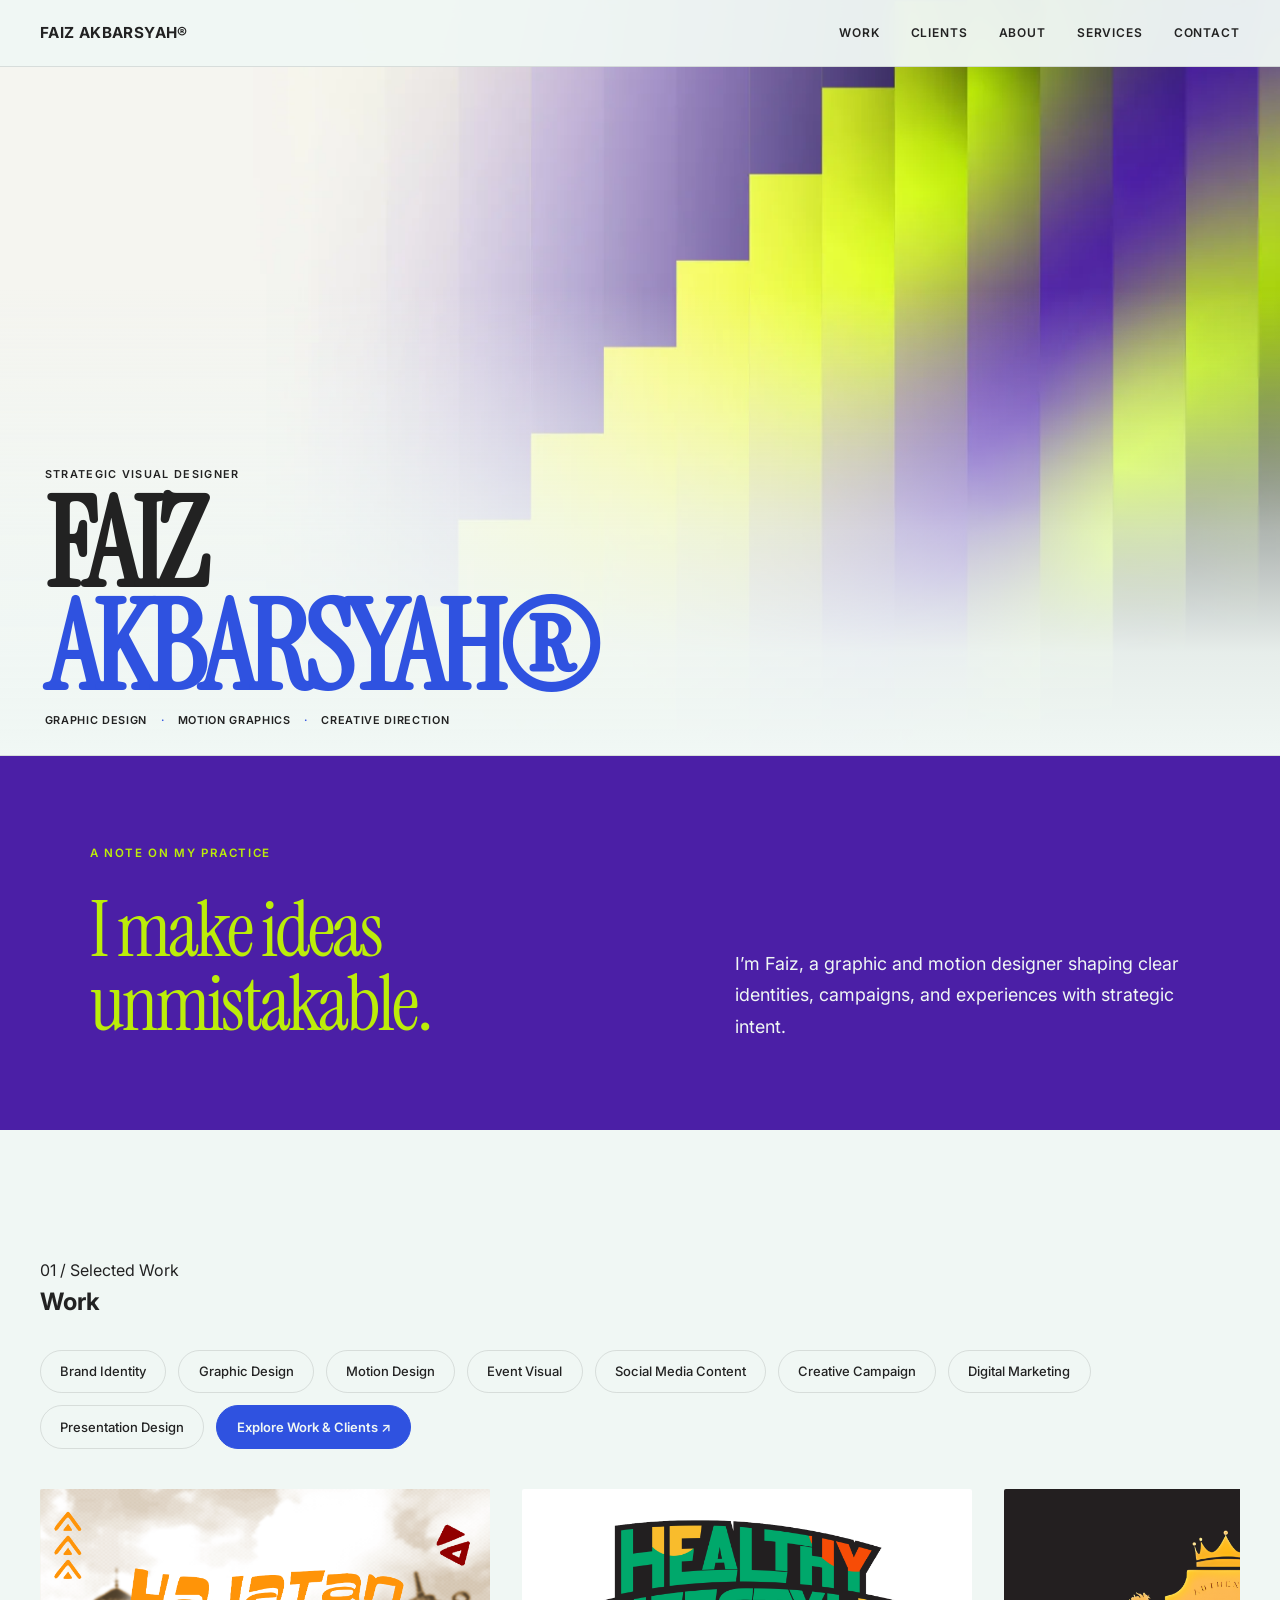
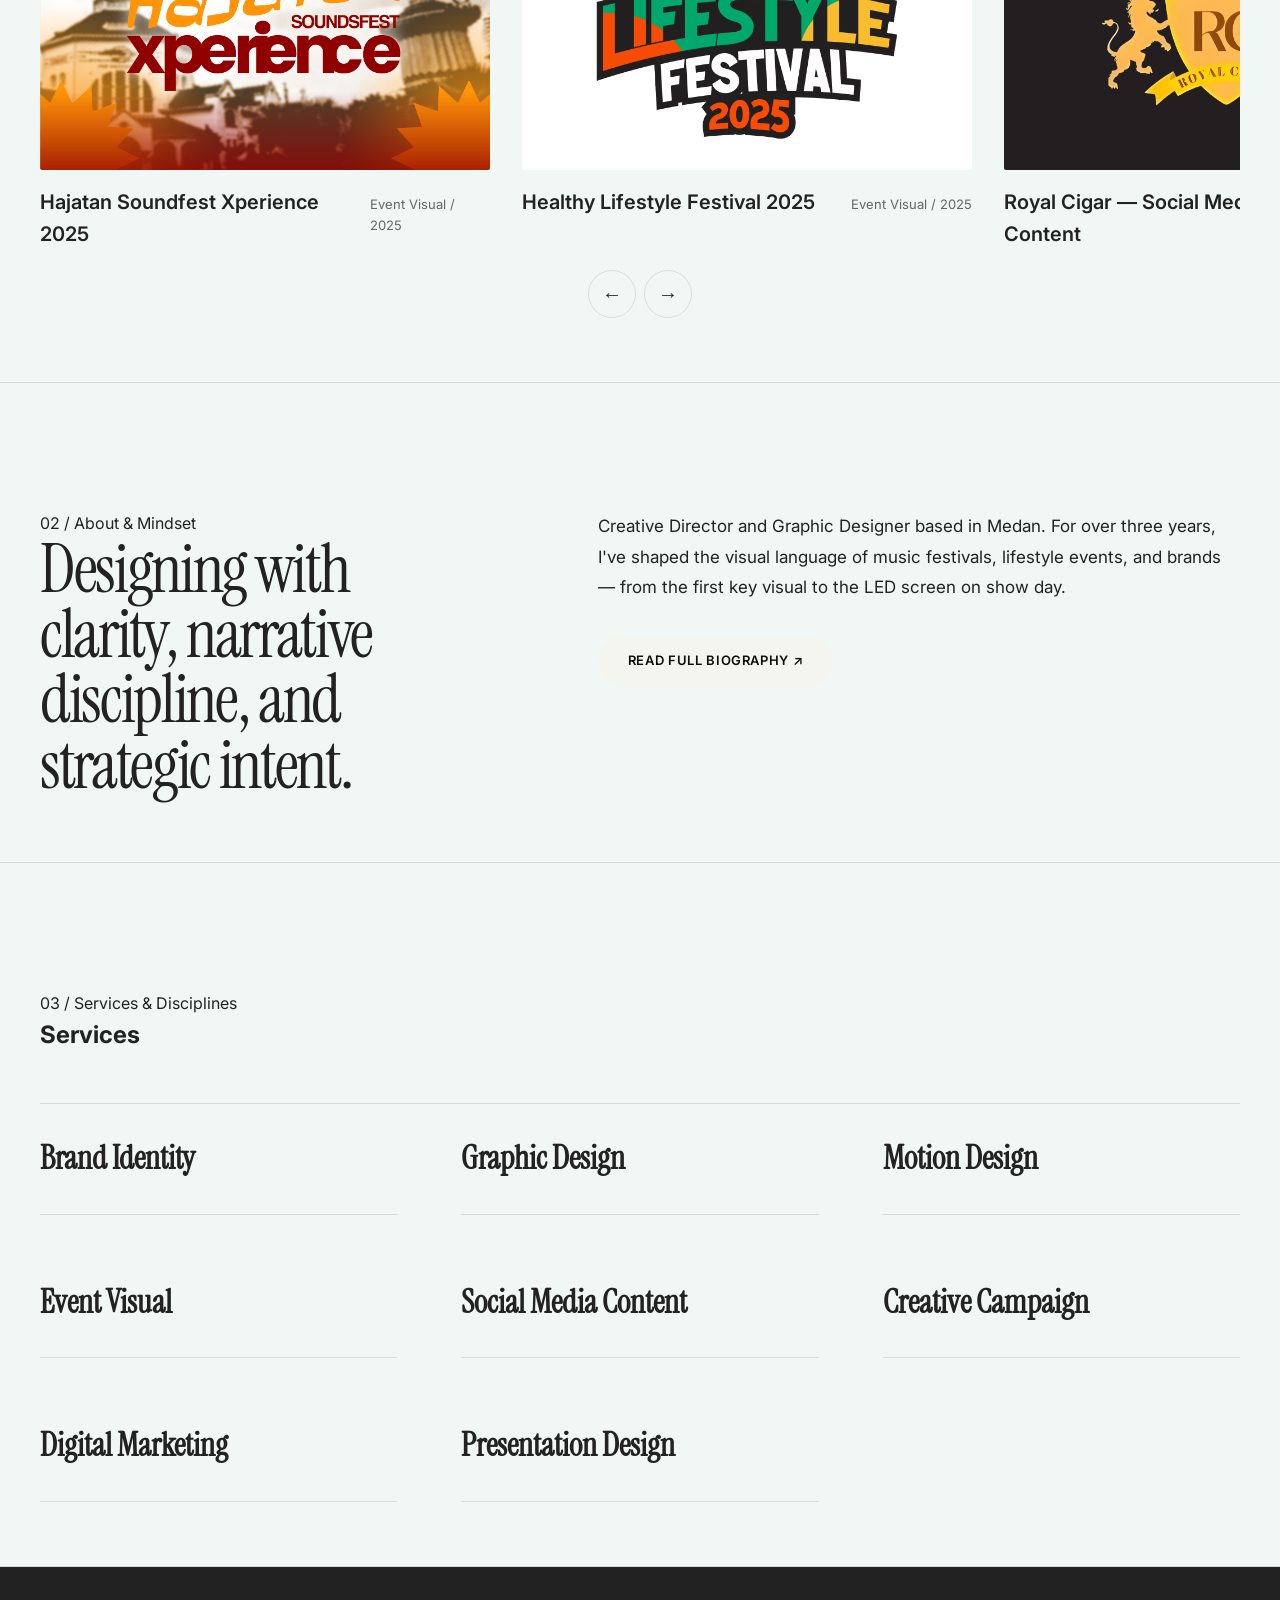
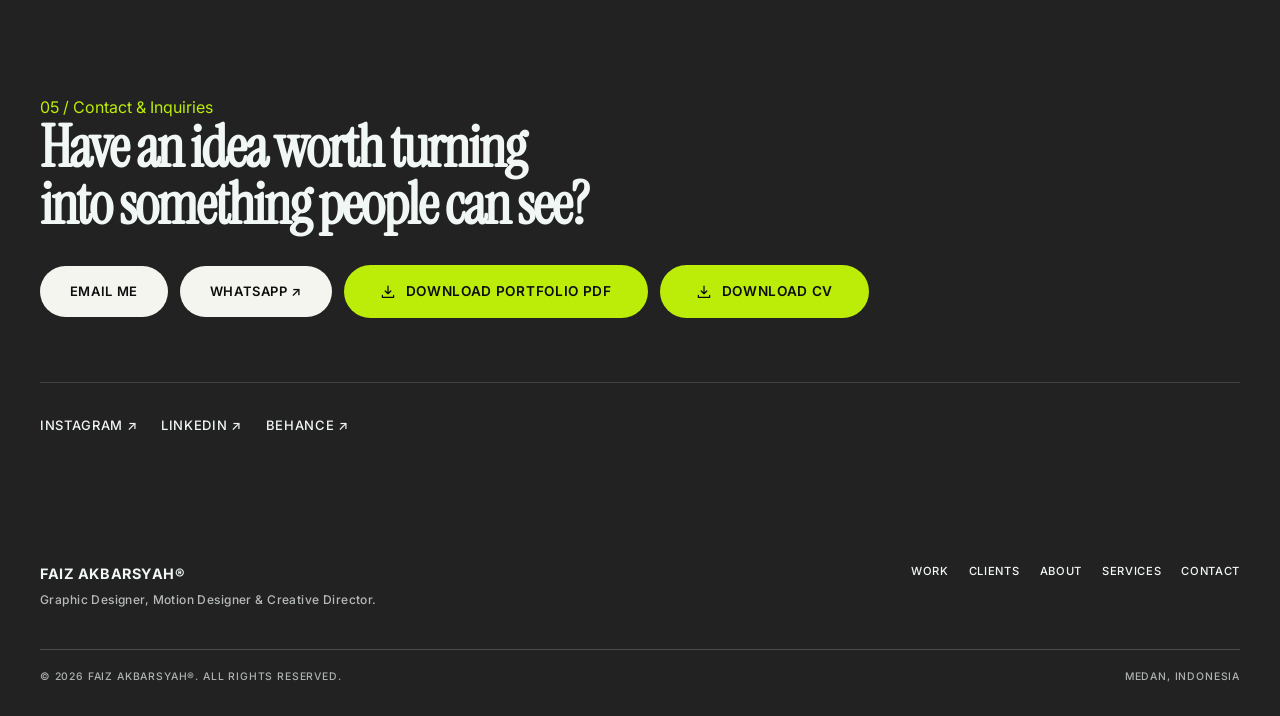
<file: index.html>
<!DOCTYPE html>
<html lang="id">
<head>

  <meta charset="UTF-8">

  <meta
    name="viewport"
    content="width=device-width, initial-scale=1.0"
  >

  <title>
    FAIZ AKBARSYAH® — Graphic Designer, Motion Designer & Creative Director
  </title>

  <meta
    name="title"
    content="FAIZ AKBARSYAH® — Graphic Designer, Motion Designer & Creative Director"
  >

  <meta
    name="description"
    content="Portofolio digital resmi Faiz Akbarsyah. Creative Director dan Multidisciplinary Designer spesialis Brand Identity, Motion Design, Event Visual, Social Media Content, dan Editorial Web Design."
  >

  <meta
    name="author"
    content="Faiz Akbarsyah"
  >

  <meta
    name="robots"
    content="index, follow"
  >

  <link
    rel="canonical"
    href="https://faizcreativework.netlify.app/"
  >

  <meta
    property="og:type"
    content="website"
  >

  <meta
    property="og:url"
    content="https://faizcreativework.netlify.app/"
  >

  <meta
    property="og:title"
    content="FAIZ AKBARSYAH® — Graphic Designer, Motion Designer & Creative Director"
  >

  <meta
    property="og:description"
    content="Portofolio digital resmi Faiz Akbarsyah. Creative Director dan Multidisciplinary Designer."
  >

  <meta
    property="og:image"
    content="https://faizcreativework.netlify.app/assets/og-cover.jpg"
  >

  <meta
    property="twitter:card"
    content="summary_large_image"
  >

  <meta
    property="twitter:url"
    content="https://faizcreativework.netlify.app/"
  >

  <meta
    property="twitter:title"
    content="FAIZ AKBARSYAH® — Graphic Designer, Motion Designer & Creative Director"
  >

  <meta
    property="twitter:description"
    content="Portofolio digital resmi Faiz Akbarsyah. Creative Director dan Multidisciplinary Designer."
  >

  <meta
    property="twitter:image"
    content="https://faizcreativework.netlify.app/assets/og-cover.jpg"
  >

  <link
    rel="icon"
    type="image/svg+xml"
    href="/assets/icons/favicon.svg"
  >

  <link
    rel="stylesheet"
    href="/css/style.css"
  >

  <script type="application/ld+json">
  {
    "@context": "https://schema.org",
    "@type": "Person",
    "name": "Faiz Akbarsyah",
    "alternateName": "FAIZ AKBARSYAH®",
    "jobTitle": "Creative Director & Multidisciplinary Designer",
    "url": "https://faizcreativework.netlify.app",
    "email": "mailto:faiz.akbarsyah@gmail.com",
    "sameAs": [
      "https://instagram.com/faizakbarsyah",
      "https://linkedin.com/in/faizakbarsyah",
      "https://behance.net/faizakbarsyah"
    ]
  }
  </script>

</head>


<body>


  <a
    href="#main-content"
    class="skip-link"
  >
    Lompat ke Konten Utama
  </a>


  <!-- ================================================================
       HEADER
       ================================================================ -->

  <header
    class="site-header"
    role="banner"
  >

    <div class="header-inner">

      <a
        href="/"
        class="site-logo"
        aria-label="Beranda FAIZ AKBARSYAH"
      >
        FAIZ AKBARSYAH®
      </a>


      <button
        id="navToggleBtn"
        class="nav-toggle"
        type="button"
        aria-label="Buka Menu Navigasi"
        aria-expanded="false"
        aria-controls="mainNav"
      >

        <span></span>

      </button>


      <nav
        id="mainNav"
        class="main-nav"
        aria-label="Navigasi Utama"
      >

        <button
          id="navCloseBtn"
          class="nav-close"
          type="button"
          aria-label="Tutup menu navigasi"
        >
          <svg viewBox="0 0 24 24" aria-hidden="true" focusable="false">
            <path d="m6 6 12 12M18 6 6 18" />
          </svg>
        </button>

        <a href="#work">
          Work
        </a>

        <a href="/client.html">
          Clients
        </a>

        <a href="/about.html">
          About
        </a>

        <a href="#services">
          Services
        </a>

        <a href="#contact">
          Contact
        </a>

      </nav>

    </div>

  </header>


  <!-- ================================================================
       MAIN
       ================================================================ -->

  <main
    id="main-content"
    role="main"
  >


    <!-- ==============================================================
         HERO
         ============================================================== -->

    <section
      class="hero-section"
      aria-label="Pengenalan Utama"
    >

      <div
        class="hero-cover"
        aria-hidden="true"
      >

        <picture>

          <source
            srcset="/assets/images/hero-cover.webp"
            type="image/webp"
          >

          <img
            class="hero-cover-img"
            src="/assets/images/hero-cover.webp"
            alt=""
            loading="eager"
            fetchpriority="high"
          >

        </picture>

      </div>


      <div class="hero-content">

        <p class="hero-kicker">
          Strategic Visual Designer
        </p>


        <h1 class="hero-title">

          <span class="hero-title-line">
            FAIZ
          </span>

          <span class="hero-title-line">
            AKBARSYAH®
          </span>

        </h1>

        <p class="hero-roles" aria-label="Graphic Design, Motion Graphics, Creative Direction">
          <span>Graphic Design</span>
          <span>Motion Graphics</span>
          <span>Creative Direction</span>
        </p>

        <p class="hero-description">
          Visual communication is the architectural structuring of brand perception.
          I design clear, high-impact identities, motion systems, and event experiences
          backed by strategic thinking.
        </p>

      </div>

    </section>


    <!-- ==============================================================
         INTRODUCTION
         ============================================================== -->

    <section
      class="intro-section"
      aria-labelledby="intro-heading"
    >

      <div class="intro-inner">

        <p class="intro-kicker">
          A note on my practice
        </p>

        <div class="intro-content">

          <h2
            id="intro-heading"
            class="intro-heading"
          >
            I make ideas unmistakable.
          </h2>

          <p class="intro-copy">
            I’m Faiz, a graphic and motion designer shaping clear identities,
            campaigns, and experiences with strategic intent.
          </p>

        </div>

      </div>

    </section>

    <!-- ==============================================================
         WORK
         ============================================================== -->

    <section
      id="work"
      class="section horizontal-gallery-section"
      aria-label="Galeri Karya"
    >

      <div class="container">

        <div class="section-heading-row">

          <div>

            <p class="section-kicker">
              01 / Selected Work
            </p>

            <h2 class="section-heading">
              Work
            </h2>

          </div>


        </div>


        <div class="filter-wrapper">

          <div
            id="filterContainer"
            class="filter-container"
            role="group"
            aria-label="Filter Kategori Proyek"
          ></div>

        </div>


        <div
          id="workGallery"
          class="horizontal-gallery-wrapper"
          tabindex="0"
          aria-label="Daftar Proyek"
        ></div>

        <div class="gallery-nav-group" aria-label="Navigasi Selected Works">
          <button
            id="galleryPrev"
            class="gallery-nav-btn"
            type="button"
            aria-label="Project sebelumnya"
          >
            ←
          </button>

          <button
            id="galleryNext"
            class="gallery-nav-btn"
            type="button"
            aria-label="Project berikutnya"
          >
            →
          </button>
        </div>

      </div>

    </section>


    <!-- ==============================================================
         ABOUT
         ============================================================== -->

    <section
      id="about"
      class="section"
      aria-label="Ringkasan Tentang Faiz Akbarsyah"
    >

      <div class="container">

        <div class="about-grid">

          <div>

            <p class="section-kicker">
              02 / About & Mindset
            </p>

            <h2 class="section-heading">
              Designing with clarity, narrative discipline, and strategic intent.
            </h2>

          </div>


          <div>

            <p class="about-text">
              Creative Director and Graphic Designer based in Medan.
              For over three years, I've shaped the visual language of
              music festivals, lifestyle events, and brands — from the
              first key visual to the LED screen on show day.
            </p>


            <div
              style="
                margin-top: 2rem;
              "
            >

              <a
                href="/about.html"
                class="cta-pill cta-secondary"
              >
                Read Full Biography ↗
              </a>

            </div>

          </div>

        </div>

      </div>

    </section>


    <!-- ==============================================================
         SERVICES
         ============================================================== -->

    <section
      id="services"
      class="section"
      aria-label="Layanan dan Disiplin"
    >

      <div class="container">

        <p class="section-kicker">
          03 / Services & Disciplines
        </p>


        <h2 class="section-heading">
          Services
        </h2>


        <div
          class="services-list"
          style="
            margin-top: 3rem;
            border-top: 1px solid var(--color-border);
          "
        >

          <a
            href="/services.html?category=Brand%20Identity"
            class="service-item-link"
          >

            <h3 class="service-title">
              Brand Identity
              <span class="service-indicator">↗</span>
            </h3>

          </a>


          <a
            href="/services.html?category=Graphic%20Design"
            class="service-item-link"
          >

            <h3 class="service-title">
              Graphic Design
              <span class="service-indicator">↗</span>
            </h3>

          </a>


          <a
            href="/services.html?category=Motion%20Design"
            class="service-item-link"
          >

            <h3 class="service-title">
              Motion Design
              <span class="service-indicator">↗</span>
            </h3>

          </a>


          <a
            href="/services.html?category=Event%20Visual"
            class="service-item-link"
          >

            <h3 class="service-title">
              Event Visual
              <span class="service-indicator">↗</span>
            </h3>

          </a>


          <a
            href="/services.html?category=Social%20Media%20Content"
            class="service-item-link"
          >

            <h3 class="service-title">
              Social Media Content
              <span class="service-indicator">↗</span>
            </h3>

          </a>


          <a
            href="/services.html?category=Creative%20Campaign"
            class="service-item-link"
          >

            <h3 class="service-title">
              Creative Campaign
              <span class="service-indicator">↗</span>
            </h3>

          </a>


          <a
            href="/services.html?category=Digital%20Marketing"
            class="service-item-link"
          >

            <h3 class="service-title">
              Digital Marketing
              <span class="service-indicator">↗</span>
            </h3>

          </a>


          <a
            href="/services.html?category=Presentation%20Design"
            class="service-item-link"
          >

            <h3 class="service-title">
              Presentation Design
              <span class="service-indicator">↗</span>
            </h3>

          </a>

        </div>

      </div>

    </section>


    <!-- ==============================================================
         TESTIMONIALS
         ============================================================== -->

    <section
      id="testimonials"
      class="section"
      aria-label="Rekomendasi Profesional"
      hidden
    >

      <div class="container">

        <p class="section-kicker">
          04 / Endorsements
        </p>

        <div
          id="testimonialsGrid"
          class="testimonials-grid"
        ></div>

      </div>

    </section>


    <!-- ==============================================================
         CONTACT
         ============================================================== -->

    <section
      id="contact"
      class="section"
      aria-label="Kontak dan Informasi"
    >

      <div class="container">

        <p class="section-kicker">
          05 / Contact & Inquiries
        </p>


        <h2 class="section-heading font-serif">
          Have an idea worth<span class="contact-desktop-break"> turning<br /></span><br class="contact-mobile-break" />
          into something<span class="contact-mobile-break"><br /></span> people can see?
        </h2>


        <div
          class="contact-actions"
          style="
            display: flex;
            flex-wrap: wrap;
            gap: 0.75rem;
            margin-top: 2rem;
          "
        >

          <a
            id="emailLink"
            href="#"
            class="cta-pill cta-secondary"
          >
            Email Me
          </a>


          <a
            id="whatsappLink"
            href="#"
            class="cta-pill cta-secondary"
            target="_blank"
            rel="noopener noreferrer"
          >
            WhatsApp ↗
          </a>


          <a
            href="/print.html"
            class="cta-pill cta-primary cta-download"
            target="_blank"
            rel="noopener noreferrer"
          >            <svg
              class="cta-download-icon"
              viewBox="0 0 20 20"
              fill="none"
              aria-hidden="true"
              focusable="false"
            >
              <path
                d="M10 2.75v9.5m0 0 3.5-3.5M10 12.25l-3.5-3.5M3 14.25v2.5h14v-2.5"
                stroke="currentColor"
                stroke-width="1.6"
                stroke-linecap="round"
                stroke-linejoin="round"
              />
            </svg>            <span>Download Portfolio PDF</span>
          </a>


          <a
            href="/cv-print.html"
            class="cta-pill cta-primary cta-download"
            target="_blank"
            rel="noopener noreferrer"
          >            <svg
              class="cta-download-icon"
              viewBox="0 0 20 20"
              fill="none"
              aria-hidden="true"
              focusable="false"
            >
              <path
                d="M10 2.75v9.5m0 0 3.5-3.5M10 12.25l-3.5-3.5M3 14.25v2.5h14v-2.5"
                stroke="currentColor"
                stroke-width="1.6"
                stroke-linecap="round"
                stroke-linejoin="round"
              />
            </svg>            <span>Download CV</span>
          </a>

        </div>


        <div
          class="social-links-row"
          style="
            display: flex;
            flex-wrap: wrap;
            gap: 1.5rem;
            margin-top: 2rem;
          "
        >

          <a
            href="https://instagram.com/faizakbarsyah"
            target="_blank"
            rel="noopener noreferrer"
            class="social-link"
          >
            Instagram ↗
          </a>


          <a
            href="https://linkedin.com/in/faizakbarsyah"
            target="_blank"
            rel="noopener noreferrer"
            class="social-link"
          >
            LinkedIn ↗
          </a>


          <a
            href="https://behance.net/faizakbarsyah"
            target="_blank"
            rel="noopener noreferrer"
            class="social-link"
          >
            Behance ↗
          </a>

        </div>

      </div>


      <!-- ============================================================
           FOOTER
           ============================================================ -->

      <footer
        class="site-footer"
        role="contentinfo"
      >

        <div class="footer-main">

          <div class="footer-brand">

            <strong>
              FAIZ AKBARSYAH®
            </strong>

            <p>
              Graphic Designer, Motion Designer & Creative Director.
            </p>

          </div>


          <div class="footer-links">

            <a href="#work">
              Work
            </a>

            <a href="/client.html">
              Clients
            </a>

            <a href="/about.html">
              About
            </a>

            <a href="#services">
              Services
            </a>

            <a href="#contact">
              Contact
            </a>

          </div>

        </div>


        <div class="footer-bottom">

          <span>
            © 2026 FAIZ AKBARSYAH®. ALL RIGHTS RESERVED.
          </span>

          <span>
            MEDAN, INDONESIA
          </span>

        </div>

      </footer>

    </section>

  </main>


  <!-- ================================================================
       SCRIPTS
       ================================================================ -->

  <script src="/data/site-config.js"></script>
  <script src="/js/app.js"></script>

</body>
</html>
</file>
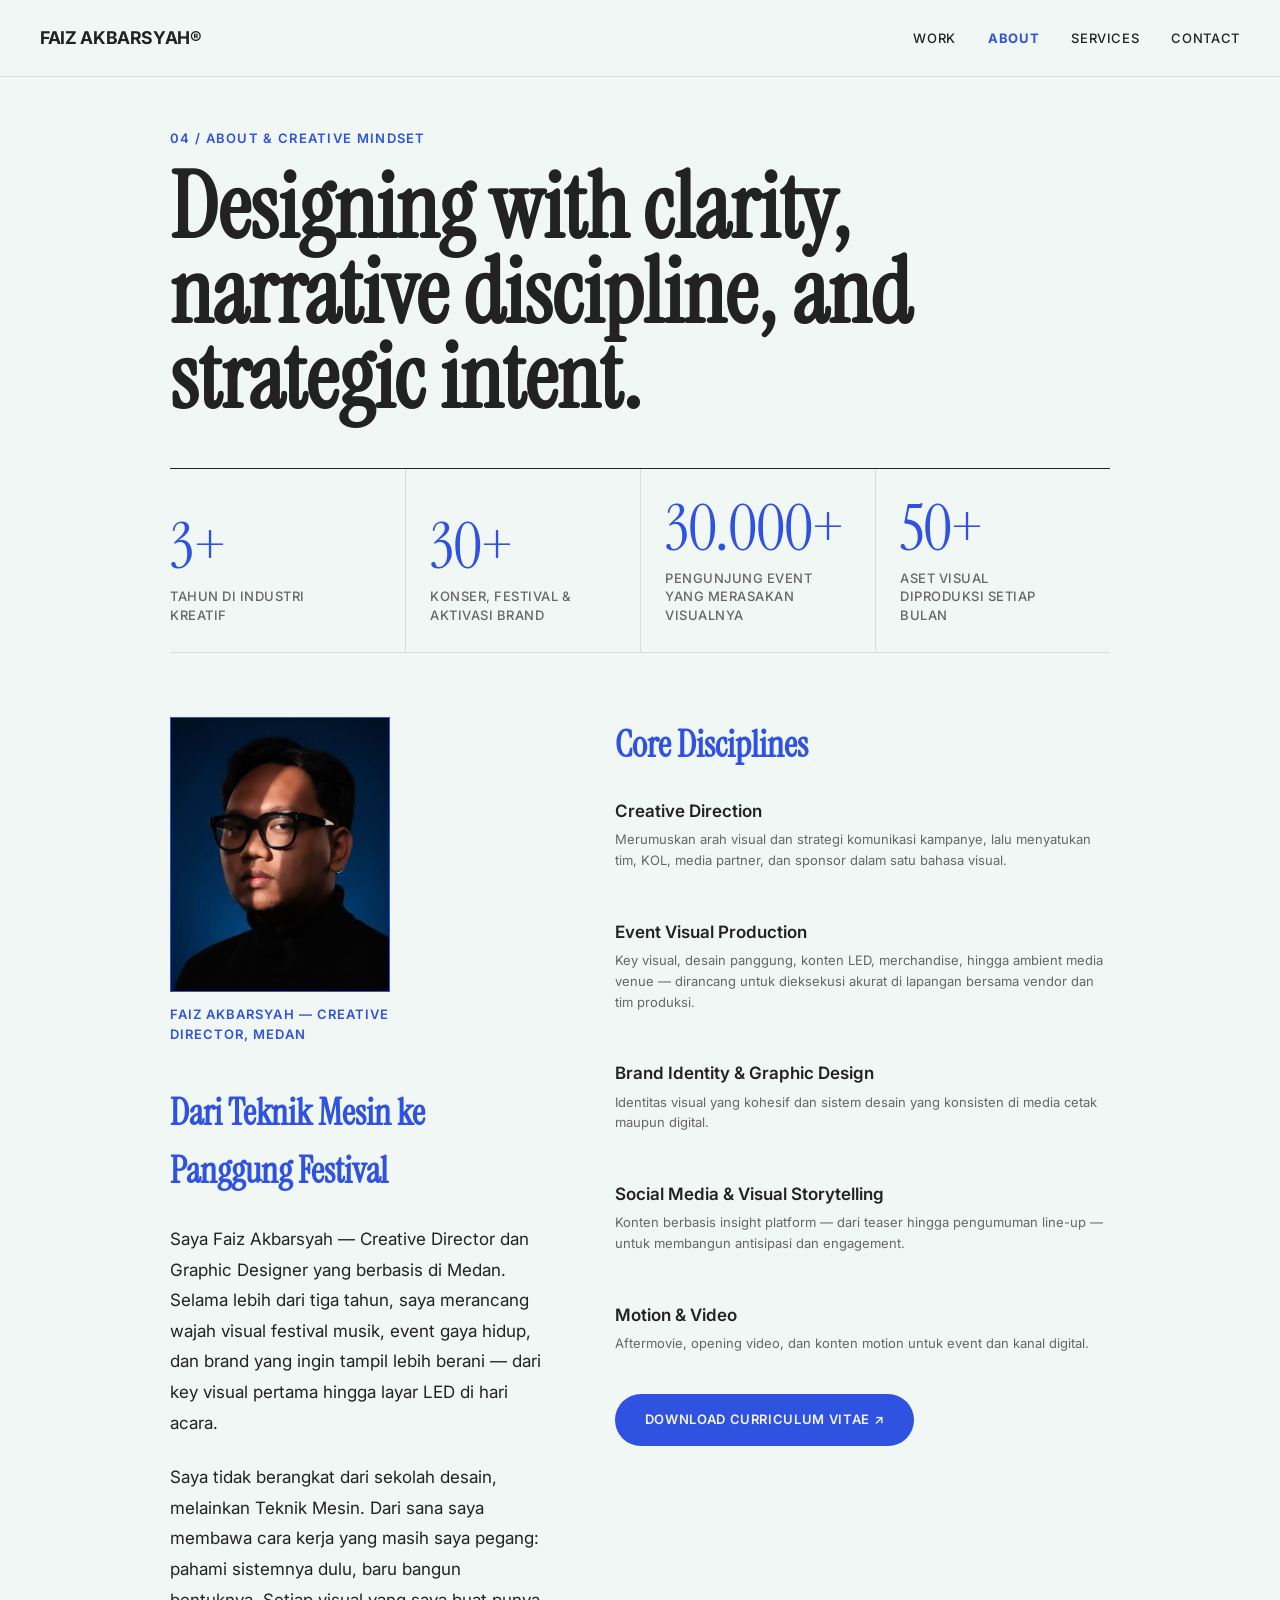
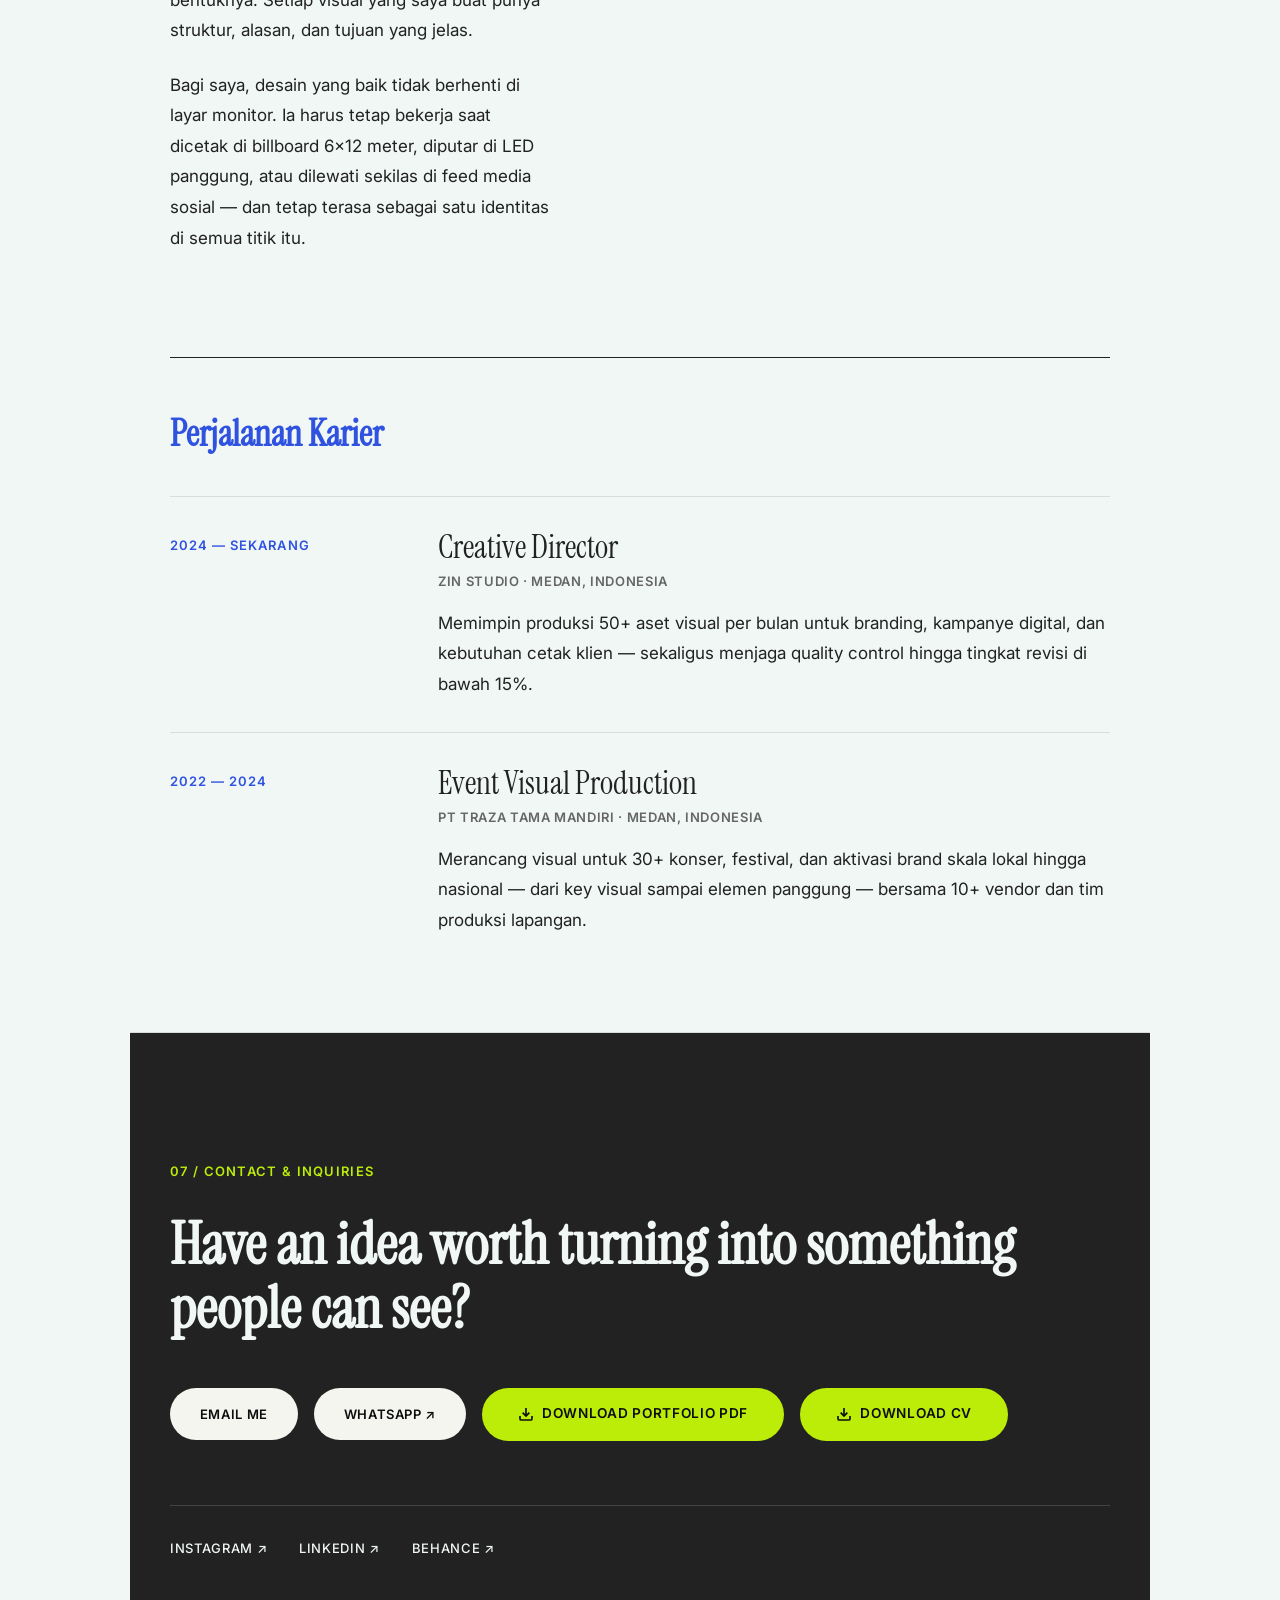
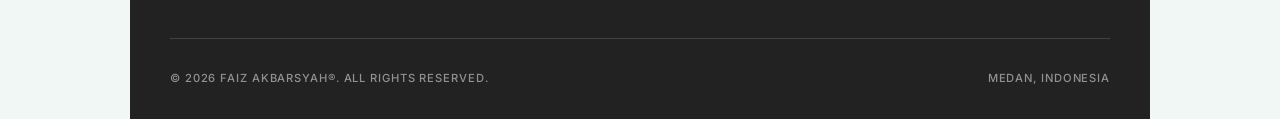
<file: about.html>
<!DOCTYPE html>
<html lang="id">

<head>
  <meta charset="UTF-8">

  <meta
    name="viewport"
    content="width=device-width, initial-scale=1.0"
  >

  <title>About — FAIZ AKBARSYAH®</title>

  <meta
    name="description"
    content="Tentang Faiz Akbarsyah — Creative Director dan Graphic Designer berbasis di Medan dengan 3+ tahun pengalaman di event visual, brand identity, dan visual storytelling untuk festival musik dan gaya hidup."
  >

  <link
    rel="icon"
    type="image/svg+xml"
    href="/assets/icons/favicon.svg"
  >

  <link
    rel="stylesheet"
    href="/css/style.css"
  >
</head>

<body>

  <a
    href="#main-content"
    class="skip-link"
  >
    Lompat ke Konten Utama
  </a>


  <!-- ================================================================
       SITE HEADER
       ================================================================ -->

  <header
    class="site-header"
    role="banner"
  >

    <a
      href="/"
      class="brand-logo"
      aria-label="Beranda FAIZ AKBARSYAH"
    >
      FAIZ AKBARSYAH®
    </a>

    <button
      id="navToggleBtn"
      class="nav-toggle-btn"
      type="button"
      aria-label="Buka Menu Navigasi"
      aria-expanded="false"
      aria-controls="mainNav"
    >
      <span
        class="nav-toggle-icon"
        aria-hidden="true"
      ></span>
    </button>

    <nav
      id="mainNav"
      aria-label="Navigasi Utama"
    >

      <ul class="nav-links">

        <li>
          <a href="/#work">
            Work
          </a>
        </li>

        <li>
          <a
            href="/about.html"
            class="nav-active"
          >
            About
          </a>
        </li>

        <li>
          <a href="/#services">
            Services
          </a>
        </li>

        <li>
          <a href="/#contact">
            Contact
          </a>
        </li>

      </ul>

    </nav>

  </header>


  <!-- ================================================================
       MAIN CONTENT
       ================================================================ -->

  <main id="main-content">

    <article class="about-page-container">

      <section class="about-intro-section">

        <p class="hero-subtitle">
          04 / ABOUT & CREATIVE MINDSET
        </p>

        <h1 class="font-serif about-page-heading">
          Designing with clarity, narrative discipline, and strategic intent.
        </h1>


        <!--
          Dirender dinamis dari ABOUT_DATA.stats
          melalui initAboutPageView() di app.js.
        -->

        <div id="aboutStatsBlock"></div>


        <!-- ============================================================
             ABOUT GRID
             ============================================================ -->

        <div class="about-grid">

          <div class="about-col-left">

            <!--
              Dirender dari ABOUT_DATA.photo.
            -->

            <div id="aboutPhotoCard"></div>


            <!--
              Dirender dari ABOUT_DATA.background.
            -->

            <div id="aboutBackgroundBlock"></div>

          </div>


          <div class="about-col-right">

            <!--
              Dirender dari ABOUT_DATA.disciplines.
            -->

            <div id="aboutDisciplinesBlock"></div>


            <div class="about-cv-action">

              <a
                href="/cv-print.html"
                target="_blank"
                rel="noopener"
                class="cta-pill cta-accent"
              >
                Download Curriculum Vitae ↗
              </a>

            </div>

          </div>

        </div>


        <!--
          Dirender dari ABOUT_DATA.cv.experience.
          app.js menggunakan field summary untuk bagian ini.
        -->

        <div id="aboutExperienceBlock"></div>

      </section>


      <!-- ================================================================
           CONTACT
           ================================================================ -->

      <section class="contact-section">

        <div class="contact-content">

          <p class="section-label">
            07 / CONTACT & INQUIRIES
          </p>

          <h2 class="contact-heading font-serif">
            Have an idea worth turning into something people can see?
          </h2>


          <div class="contact-actions">

            <a
              id="emailLink"
              href="#"
              class="cta-pill cta-secondary"
            >
              Email Me
            </a>

            <a
              id="whatsappLink"
              href="#"
              class="cta-pill cta-secondary"
              target="_blank"
              rel="noopener"
            >
              WhatsApp ↗
            </a>

            <a
              href="/print.html"
              class="cta-pill cta-primary"
              target="_blank"
              rel="noopener"
            >

              <svg
                class="cta-icon"
                viewBox="0 0 24 24"
                fill="none"
                stroke="currentColor"
                aria-hidden="true"
              >
                <path d="M21 15v4a2 2 0 0 1-2 2H5a2 2 0 0 1-2-2v-4"></path>
                <polyline points="7 10 12 15 17 10"></polyline>
                <line
                  x1="12"
                  y1="15"
                  x2="12"
                  y2="3"
                ></line>
              </svg>

              Download Portfolio PDF

            </a>


            <a
              href="/cv-print.html"
              class="cta-pill cta-primary"
              target="_blank"
              rel="noopener"
            >

              <svg
                class="cta-icon"
                viewBox="0 0 24 24"
                fill="none"
                stroke="currentColor"
                aria-hidden="true"
              >
                <path d="M21 15v4a2 2 0 0 1-2 2H5a2 2 0 0 1-2-2v-4"></path>
                <polyline points="7 10 12 15 17 10"></polyline>
                <line
                  x1="12"
                  y1="15"
                  x2="12"
                  y2="3"
                ></line>
              </svg>

              Download CV

            </a>

          </div>


          <!-- ==========================================================
               SOCIAL LINKS
               ========================================================== -->

          <div class="social-links-row">

            <a
              href="https://instagram.com/faizakbarsyah"
              target="_blank"
              rel="noopener"
              class="social-link"
            >
              Instagram ↗
            </a>

            <a
              href="https://linkedin.com/in/faizakbarsyah"
              target="_blank"
              rel="noopener"
              class="social-link"
            >
              LinkedIn ↗
            </a>

            <a
              href="https://behance.net/faizakbarsyah"
              target="_blank"
              rel="noopener"
              class="social-link"
            >
              Behance ↗
            </a>

          </div>

        </div>


        <!-- ============================================================
             FOOTER
             ============================================================ -->

        <footer
          class="site-footer"
          role="contentinfo"
        >

          <span>
            © 2026 FAIZ AKBARSYAH®. ALL RIGHTS RESERVED.
          </span>

          <span>
            MEDAN, INDONESIA
          </span>

        </footer>

      </section>

    </article>

  </main>


  <!-- ================================================================
       DATA + APPLICATION
       ================================================================ -->

  <script src="/data/site-config.js"></script>
  <script src="/data/about-data.js"></script>
  <script src="/js/app.js"></script>

</body>

</html>
</file>
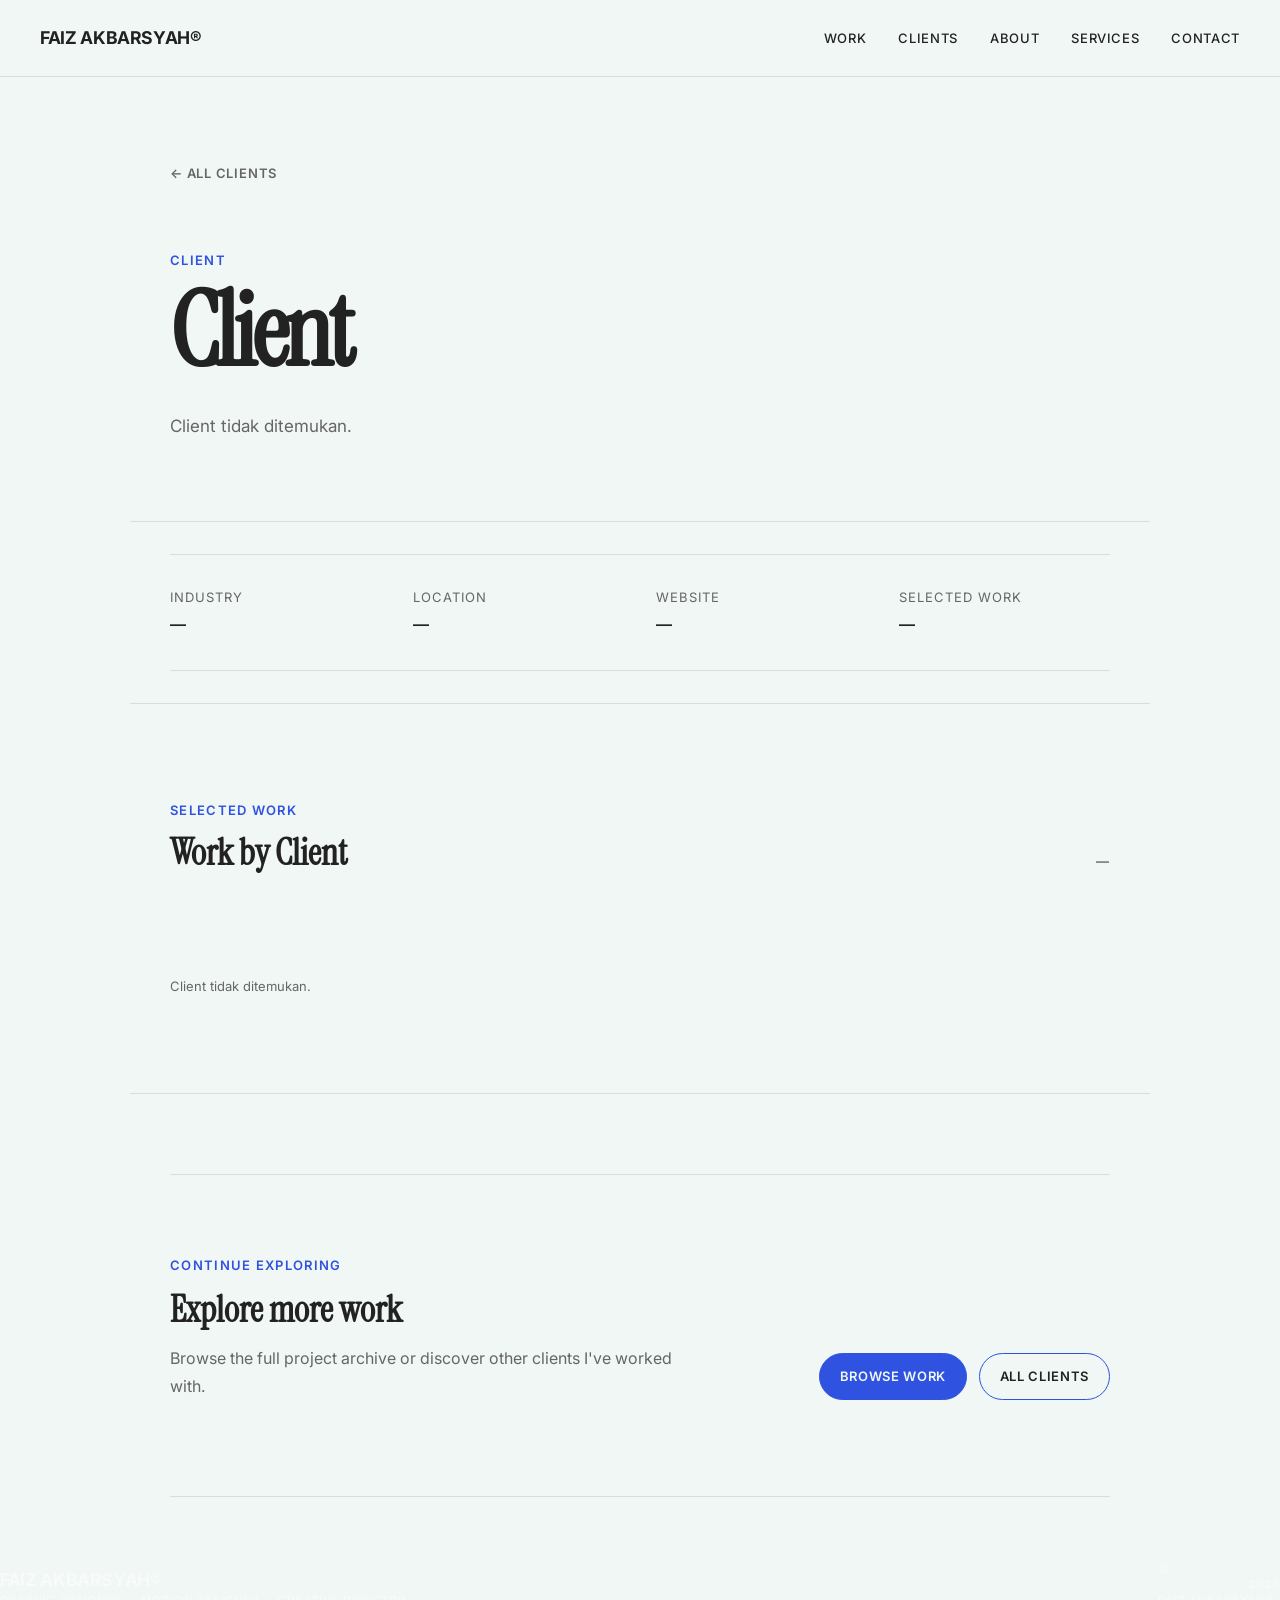
<file: client-detail.html>
<!DOCTYPE html>
<html lang="id">

<head>

  <meta charset="UTF-8">

  <meta
    name="viewport"
    content="width=device-width, initial-scale=1.0"
  >

  <title>
    Client — FAIZ AKBARSYAH®
  </title>

  <meta
    name="description"
    content="Selected creative work by client — Faiz Akbarsyah."
  >

  <meta
    name="author"
    content="Faiz Akbarsyah"
  >

  <meta
    name="robots"
    content="index, follow"
  >

  <link
    rel="icon"
    type="image/svg+xml"
    href="/assets/icons/favicon.svg"
  >

  <link
    rel="stylesheet"
    href="/css/style.css"
  >

  <script
    type="application/ld+json"
  >
  {
    "@context": "https://schema.org",
    "@type": "Person",
    "name": "Faiz Akbarsyah",
    "alternateName": "FAIZ AKBARSYAH®",
    "jobTitle": "Creative Director & Multidisciplinary Designer",
    "url": "https://faizcreativework.netlify.app",
    "sameAs": [
      "https://instagram.com/faizakbarsyah",
      "https://linkedin.com/in/faizakbarsyah",
      "https://behance.net/faizakbarsyah"
    ]
  }
  </script>

</head>


<body>


  <a
    href="#main-content"
    class="skip-link"
  >
    Lompat ke Konten Utama
  </a>


  <!-- ================================================================
       HEADER
       ================================================================ -->

  <header
    class="site-header"
    role="banner"
  >

    <a
      href="/"
      class="brand-logo"
      aria-label="Beranda FAIZ AKBARSYAH"
    >
      FAIZ AKBARSYAH®
    </a>


    <button
      id="navToggleBtn"
      class="nav-toggle-btn"
      type="button"
      aria-label="Buka Menu Navigasi"
      aria-expanded="false"
      aria-controls="mainNav"
    >

      <span
        class="nav-toggle-icon"
      ></span>

    </button>


    <nav
      id="mainNav"
      aria-label="Navigasi Utama"
    >

      <ul class="nav-links">

        <li>
          <a href="/#work">
            Work
          </a>
        </li>

        <li>
          <a
            href="/client.html"
            aria-current="page"
          >
            Clients
          </a>
        </li>

        <li>
          <a href="/about.html">
            About
          </a>
        </li>

        <li>
          <a href="/#services">
            Services
          </a>
        </li>

        <li>
          <a href="/#contact">
            Contact
          </a>
        </li>

      </ul>

    </nav>

  </header>


  <!-- ================================================================
       MAIN
       ================================================================ -->

  <main
    id="main-content"
    role="main"
  >

    <article
      id="clientContainer"
      class="about-page-container"
    >


      <!-- ============================================================
           CLIENT HERO
           ============================================================ -->

      <section
        class="client-detail-hero"
        aria-labelledby="clientTitle"
      >

        <div class="client-detail-back">

          <a href="/client.html">
            ← All Clients
          </a>

        </div>


        <div
          id="clientHeroContent"
          class="client-detail-hero-content"
        >

          <p class="hero-subtitle">
            CLIENT
          </p>


          <h1
            id="clientTitle"
            class="font-serif"
          >
            Loading...
          </h1>


          <p
            id="clientDescription"
            class="client-detail-description"
          ></p>

        </div>

      </section>


      <!-- ============================================================
           CLIENT META
           ============================================================ -->

      <section
        id="clientMetaSection"
        class="client-detail-meta-section"
        aria-label="Client Information"
      >

        <div
          class="client-detail-meta-grid"
        >


          <div
            id="clientIndustryMeta"
            class="client-detail-meta-item"
          >

            <p class="meta-item-label">
              Industry
            </p>

            <p
              id="clientIndustry"
              class="meta-item-value"
            >
              —
            </p>

          </div>


          <div
            id="clientLocationMeta"
            class="client-detail-meta-item"
          >

            <p class="meta-item-label">
              Location
            </p>

            <p
              id="clientLocation"
              class="meta-item-value"
            >
              —
            </p>

          </div>


          <div
            id="clientWebsiteMeta"
            class="client-detail-meta-item"
          >

            <p class="meta-item-label">
              Website
            </p>

            <p
              id="clientWebsite"
              class="meta-item-value"
            >
              —
            </p>

          </div>


          <div
            class="client-detail-meta-item"
          >

            <p class="meta-item-label">
              Selected Work
            </p>

            <p
              id="clientProjectCount"
              class="meta-item-value"
            >
              —
            </p>

          </div>

        </div>

      </section>


      <!-- ============================================================
           CLIENT WORK
           ============================================================ -->

      <section
        class="client-detail-work-section"
        aria-labelledby="clientWorkTitle"
      >

        <div
          class="section-heading-row"
        >

          <div>

            <p class="hero-subtitle">
              SELECTED WORK
            </p>

            <h2
              id="clientWorkTitle"
              class="font-serif"
            >
              Work by Client
            </h2>

          </div>


          <p
            id="clientWorkCount"
            class="section-count"
            aria-live="polite"
          >
            —
          </p>

        </div>


        <!-- ========================================================
             CATEGORY FILTER
             ======================================================== -->

        <div
          id="clientFilterContainer"
          class="filter-container"
          aria-label="Filter project berdasarkan kategori"
        >
        </div>


        <!-- ========================================================
             PROJECT GRID
             ======================================================== -->

        <div
          id="clientProjectGrid"
          class="client-project-grid"
          aria-live="polite"
        >

          <div class="clients-loading">
            Loading projects...
          </div>

        </div>

      </section>


      <!-- ============================================================
           CTA
           ============================================================ -->

      <section
        class="clients-portfolio-cta"
        aria-label="Continue browsing"
      >

        <div>

          <p class="hero-subtitle">
            CONTINUE EXPLORING
          </p>

          <h2 class="font-serif">
            Explore more work
          </h2>

          <p>
            Browse the full project archive or
            discover other clients I've worked with.
          </p>

        </div>


        <div
          class="clients-portfolio-actions"
        >

          <a
            href="/#work"
            class="btn-primary"
          >
            Browse Work
          </a>

          <a
            href="/client.html"
            class="btn-secondary"
          >
            All Clients
          </a>

        </div>

      </section>

    </article>

  </main>


  <!-- ================================================================
       FOOTER
       ================================================================ -->

  <footer
    class="site-footer"
    role="contentinfo"
  >

    <div class="footer-main">

      <div class="footer-brand">

        <a
          href="/"
          class="brand-logo"
        >
          FAIZ AKBARSYAH®
        </a>

        <p>
          Graphic Designer —
          Motion Designer —
          Creative Director
        </p>

      </div>


      <div class="footer-links">

        <a href="/#work">
          Work
        </a>

        <a href="/client.html">
          Clients
        </a>

        <a href="/about.html">
          About
        </a>

        <a href="/#services">
          Services
        </a>

        <a href="/#contact">
          Contact
        </a>

      </div>

    </div>


    <div class="footer-bottom">

      <span>
        ©
        <span id="currentYear"></span>
        FAIZ AKBARSYAH®
      </span>

      <span>
        Medan, Indonesia
      </span>

    </div>

  </footer>


  <!-- ================================================================
       SCRIPTS
       ================================================================ -->

  <script src="/data/site-config.js"></script>

  <script src="/js/app.js"></script>


  <script>

    const yearElement =
      document.getElementById(
        "currentYear"
      );

    if (yearElement) {

      yearElement.textContent =
        new Date().getFullYear();

    }

  </script>


  <!-- ================================================================
       CLIENT DETAIL RENDERER
       ================================================================ -->

  <script>

    document.addEventListener(
      "DOMContentLoaded",
      () => {

        const container =
          document.getElementById(
            "clientContainer"
          );

        const titleEl =
          document.getElementById(
            "clientTitle"
          );

        const descriptionEl =
          document.getElementById(
            "clientDescription"
          );

        const industryEl =
          document.getElementById(
            "clientIndustry"
          );

        const locationEl =
          document.getElementById(
            "clientLocation"
          );

        const websiteEl =
          document.getElementById(
            "clientWebsite"
          );

        const projectCountEl =
          document.getElementById(
            "clientProjectCount"
          );

        const workCountEl =
          document.getElementById(
            "clientWorkCount"
          );

        const filterContainer =
          document.getElementById(
            "clientFilterContainer"
          );

        const projectGrid =
          document.getElementById(
            "clientProjectGrid"
          );


        if (
          !container ||
          !titleEl ||
          !projectGrid
        ) {

          return;

        }


        /* ==========================================================
           GET CLIENT SLUG
           ========================================================== */

        const params =
          new URLSearchParams(
            window.location.search
          );

        const clientSlug =
          params.get("slug");


        if (!clientSlug) {

          renderClientError(
            "Client tidak ditemukan."
          );

          return;

        }


        /* ==========================================================
           LOAD DATA
           ========================================================== */

        Promise.all([

          fetch(
            "/data/clients.json"
          ).then(response => {

            if (!response.ok) {

              throw new Error(
                `clients.json HTTP ${response.status}`
              );

            }

            return response.json();

          }),

          fetch(
            "/data/projects.json"
          ).then(response => {

            if (!response.ok) {

              throw new Error(
                `projects.json HTTP ${response.status}`
              );

            }

            return response.json();

          })

        ])

        .then(
          ([clients, projects]) => {

            if (
              !Array.isArray(clients)
            ) {

              throw new Error(
                "Format clients.json tidak valid"
              );

            }


            if (
              !Array.isArray(projects)
            ) {

              throw new Error(
                "Format projects.json tidak valid"
              );

            }


            const client =
              clients.find(
                item =>
                  String(
                    item.slug || ""
                  ).trim() ===
                  String(
                    clientSlug
                  ).trim()
              );


            if (
              !client ||
              client.published === false
            ) {

              renderClientError(
                "Client tidak ditemukan."
              );

              return;

            }


            const clientProjects =
              projects.filter(
                project =>
                  project.published !== false &&
                  project.clientSlug === client.slug
              );


            renderClient(
              client,
              clientProjects
            );

          }
        )

        .catch(
          error => {

            console.error(
              "Gagal memuat client:",
              error
            );

            renderClientError(
              "Data client belum dapat dimuat."
            );

          }
        );


        /* ==========================================================
           RENDER CLIENT
           ========================================================== */

        function renderClient(
          client,
          projects
        ) {

          document.title =
            `${client.name} — FAIZ AKBARSYAH®`;


          titleEl.textContent =
            client.name;


          descriptionEl.textContent =
            client.description || "";


          if (
            client.industry
          ) {

            industryEl.textContent =
              client.industry;

          } else {

            document
              .getElementById(
                "clientIndustryMeta"
              )
              ?.remove();

          }


          if (
            client.location
          ) {

            locationEl.textContent =
              client.location;

          } else {

            document
              .getElementById(
                "clientLocationMeta"
              )
              ?.remove();

          }


          if (
            client.website
          ) {

            websiteEl.innerHTML = `
              <a
                href="${escapeHtml(
                  client.website
                )}"
                target="_blank"
                rel="noopener noreferrer"
              >
                Visit Website →
              </a>
            `;

          } else {

            document
              .getElementById(
                "clientWebsiteMeta"
              )
              ?.remove();

          }


          projectCountEl.textContent =
            formatProjectCount(
              projects.length
            );


          workCountEl.textContent =
            formatProjectCount(
              projects.length
            );


          if (
            client.logo
          ) {

            const logoTarget =
              document.getElementById(
                "clientHeroContent"
              );


            if (logoTarget) {

              const logo =
                document.createElement(
                  "img"
                );

              logo.className =
                "client-detail-logo";

              logo.src =
                client.logo;

              logo.alt =
                client.name;

              logo.loading =
                "eager";

              logoTarget.prepend(
                logo
              );

            }

          }


          renderClientFilters(
            projects
          );


          renderClientProjects(
            projects,
            "All"
          );

        }


        /* ==========================================================
           CATEGORY FILTERS
           ========================================================== */

        function renderClientFilters(
          projects
        ) {

          if (
            !filterContainer
          ) {

            return;

          }


          const availableCategories =
            Array.from(
              new Set(
                projects.flatMap(
                  project =>
                    Array.isArray(
                      project.categories
                    )
                      ? project.categories
                      : []
                )
              )
            );


          if (
            availableCategories.length ===
            0
          ) {

            filterContainer.innerHTML =
              "";

            return;

          }


          const categories = [
            "All",
            ...availableCategories
          ];


          filterContainer.innerHTML =
            categories
              .map(
                (
                  category,
                  index
                ) => `

                  <button
                    type="button"
                    class="filter-btn ${
                      index === 0
                        ? "active"
                        : ""
                    }"
                    data-category="${escapeHtml(
                      category
                    )}"
                  >
                    ${escapeHtml(
                      category
                    )}
                  </button>

                `
              )
              .join("");


          filterContainer.addEventListener(
            "click",
            event => {

              const button =
                event.target.closest(
                  ".filter-btn"
                );


              if (!button) {

                return;

              }


              filterContainer
                .querySelectorAll(
                  ".filter-btn"
                )
                .forEach(
                  item =>
                    item.classList.remove(
                      "active"
                    )
                );


              button.classList.add(
                "active"
              );


              renderClientProjects(
                projects,
                button.dataset.category
              );

            }
          );

        }


        /* ==========================================================
           PROJECT GRID
           ========================================================== */

        function renderClientProjects(
          projects,
          category
        ) {

          const filtered =
            category === "All"
              ? projects
              : projects.filter(
                  project =>
                    Array.isArray(
                      project.categories
                    ) &&
                    project.categories.includes(
                      category
                    )
                );


          if (workCountEl) {

            workCountEl.textContent =
              formatProjectCount(
                filtered.length
              );

          }


          if (
            filtered.length ===
            0
          ) {

            projectGrid.innerHTML = `
              <p class="clients-empty">
                Belum ada project dalam kategori ini.
              </p>
            `;

            return;

          }


          projectGrid.innerHTML =
            filtered
              .map(
                project => {

                  const title =
                    escapeHtml(
                      project.title
                    );

                  const slug =
                    encodeURIComponent(
                      project.slug
                    );

                  const categoryLabel =
                    Array.isArray(
                      project.categories
                    )
                      ? project.categories[0] || ""
                      : "";

                  const meta =
                    [
                      categoryLabel,
                      project.year
                    ]
                      .filter(
                        Boolean
                      )
                      .map(
                        escapeHtml
                      )
                      .join(
                        " / "
                      );


                  let media = "";


                  if (
                    project.previewVideo
                  ) {

                    media = `
                      <video
                        src="${escapeHtml(
                          project.previewVideo
                        )}"
                        muted
                        playsinline
                        preload="metadata"
                        aria-label="${title}"
                      ></video>
                    `;

                  } else if (
                    project.coverImage
                  ) {

                    media = `
                      <img
                        src="${escapeHtml(
                          project.coverImage
                        )}"
                        alt="${title}"
                        loading="lazy"
                      >
                    `;

                  } else {

                    media = `
                      <div
                        class="project-card-placeholder"
                      >
                        ${title}
                      </div>
                    `;

                  }


                  return `

                    <a
                      href="/project.html?slug=${slug}"
                      class="project-card size-${
                        project.size || "medium"
                      }"
                    >

                      <div
                        class="card-media-wrapper"
                      >

                        ${media}

                      </div>


                      <div
                        class="card-info"
                      >

                        <span
                          class="card-title"
                        >
                          ${title}
                        </span>


                        <span
                          class="card-meta"
                        >
                          ${meta}
                        </span>

                      </div>

                    </a>

                  `;

                }
              )
              .join("");


          attachClientVideoBehavior();

        }


        /* ==========================================================
           VIDEO CARD BEHAVIOR
           ========================================================== */

        function attachClientVideoBehavior() {

          projectGrid
            .querySelectorAll(
              "video"
            )
            .forEach(
              video => {

                video.addEventListener(
                  "mouseenter",
                  () => {

                    video
                      .play()
                      .catch(
                        () => {}
                      );

                  }
                );


                video.addEventListener(
                  "mouseleave",
                  () => {

                    video.pause();

                    video.currentTime =
                      0;

                  }
                );

              }
            );

        }


        /* ==========================================================
           ERROR STATE
           ========================================================== */

        function renderClientError(
          message
        ) {

          document.title =
            "Client — FAIZ AKBARSYAH®";


          if (titleEl) {

            titleEl.textContent =
              "Client";

          }


          if (descriptionEl) {

            descriptionEl.textContent =
              message;

          }


          if (projectGrid) {

            projectGrid.innerHTML = `
              <p class="clients-empty">
                ${escapeHtml(
                  message
                )}
              </p>
            `;

          }


          if (filterContainer) {

            filterContainer.innerHTML =
              "";

          }

        }


        /* ==========================================================
           HELPERS
           ========================================================== */

        function formatProjectCount(
          count
        ) {

          return `${count} PROJECT${
            count === 1
              ? ""
              : "S"
          }`;

        }


        function escapeHtml(
          value
        ) {

          return String(
            value || ""
          )
            .replace(
              /&/g,
              "&amp;"
            )
            .replace(
              /</g,
              "&lt;"
            )
            .replace(
              />/g,
              "&gt;"
            )
            .replace(
              /"/g,
              "&quot;"
            )
            .replace(
              /'/g,
              "&#039;"
            );

        }

      }
    );

  </script>

</body>

</html>
</file>
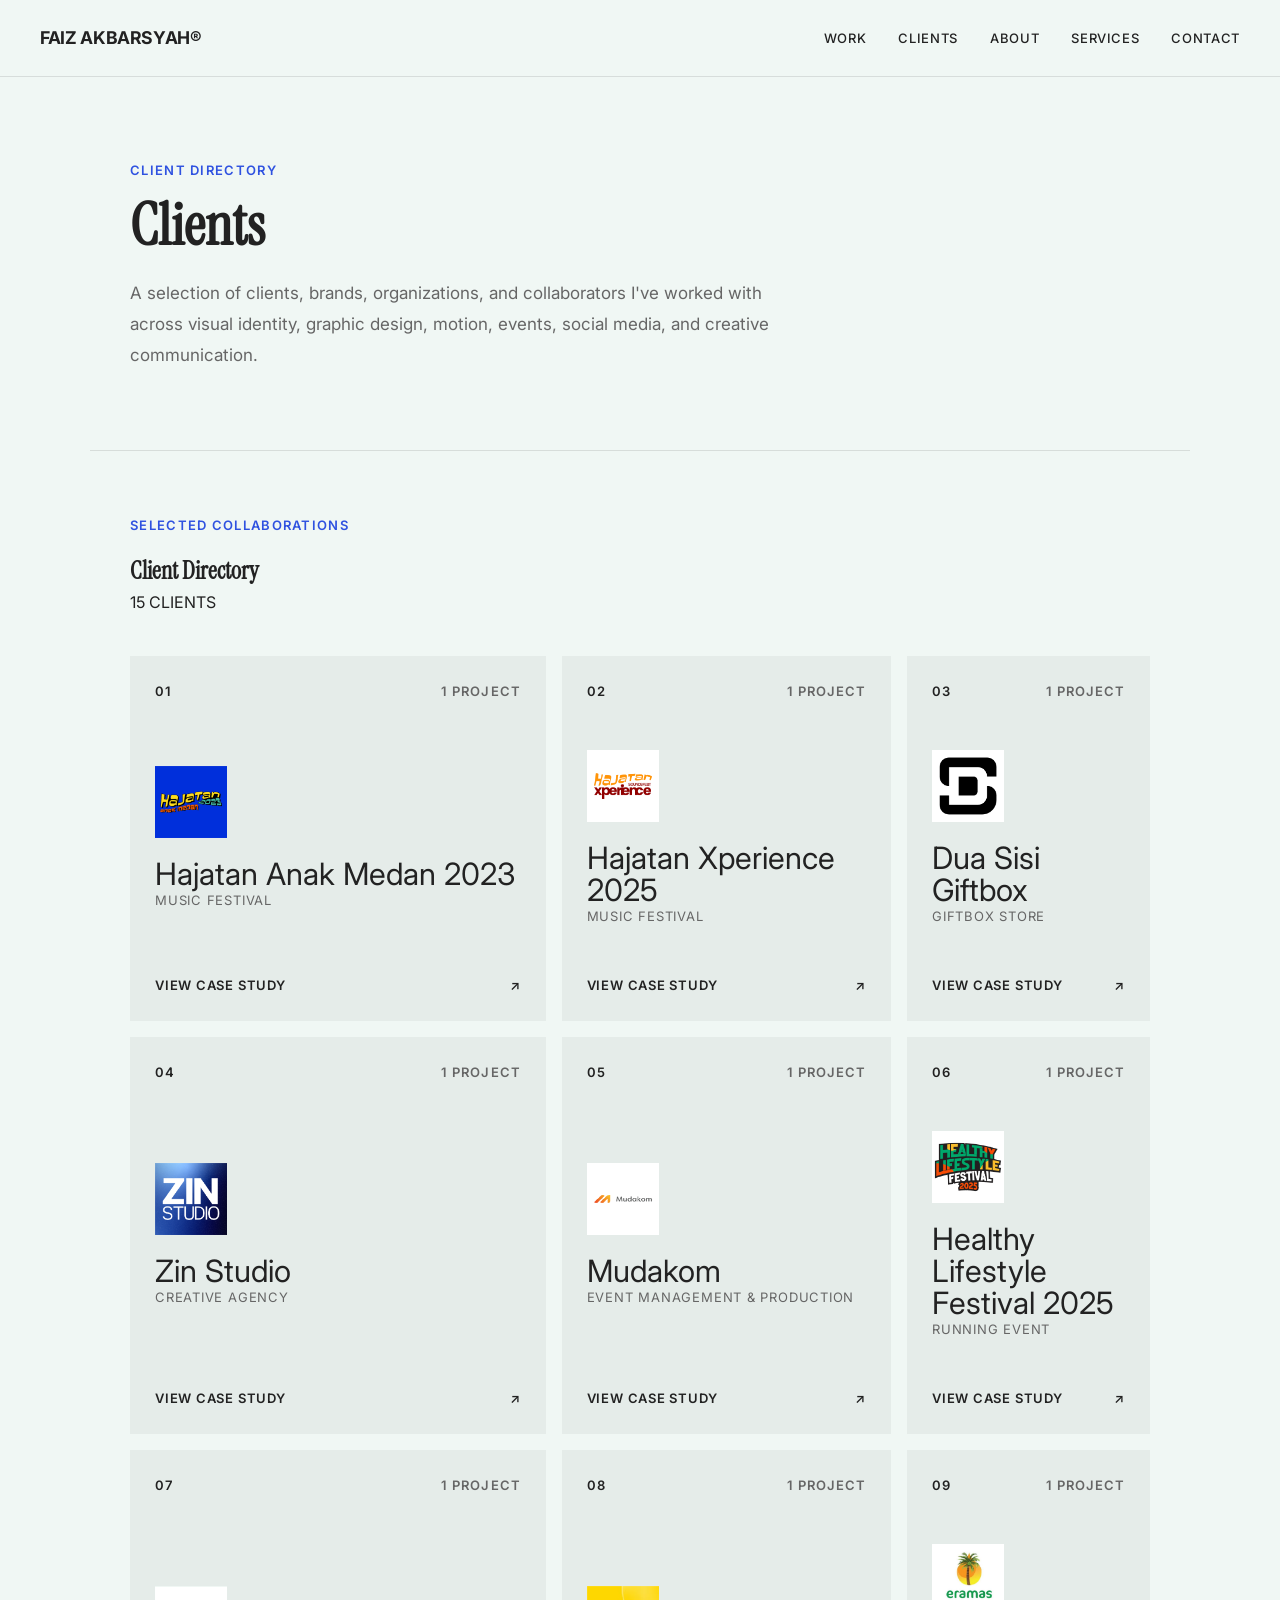
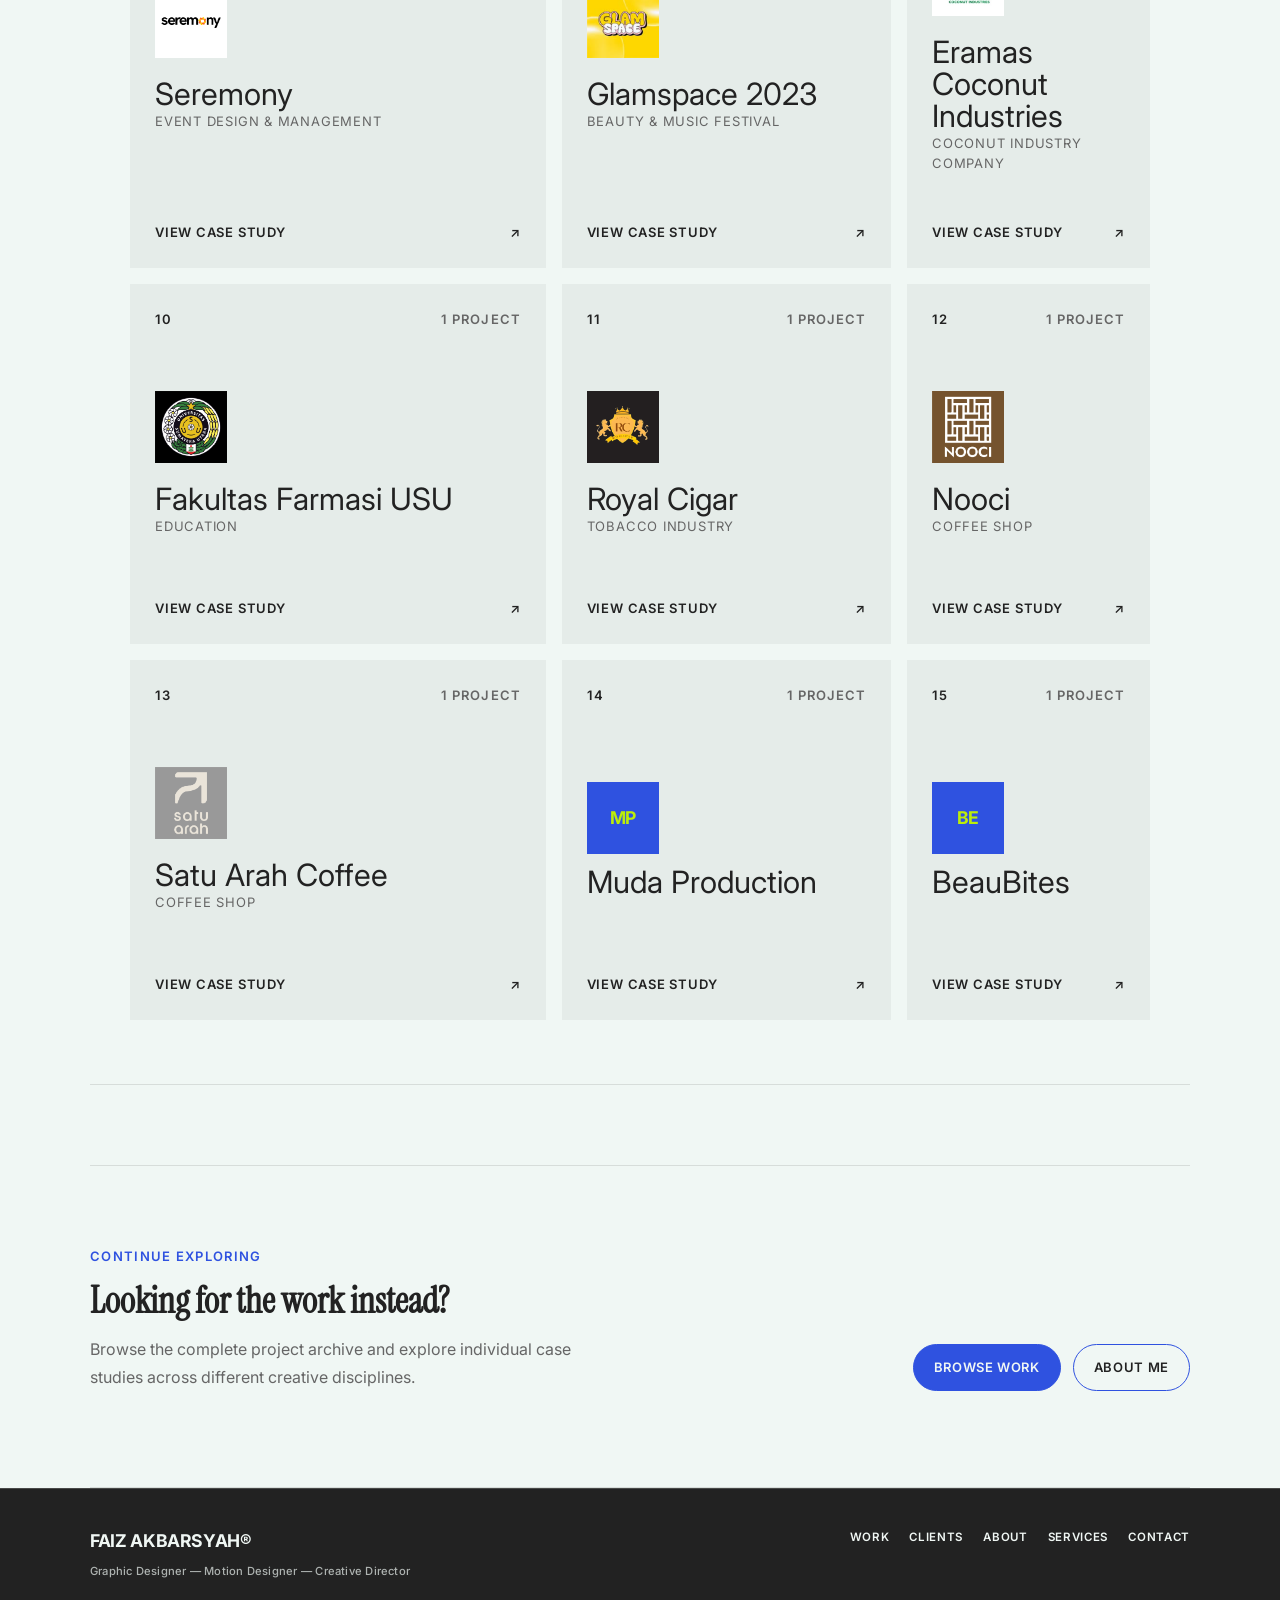
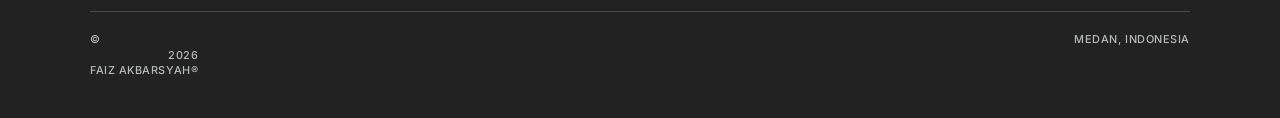
<file: client.html>
<!DOCTYPE html>
<html lang="id">

<head>

  <meta charset="UTF-8">

  <meta
    name="viewport"
    content="width=device-width, initial-scale=1.0"
  >

  <title>
    Clients — FAIZ AKBARSYAH®
  </title>

  <meta
    name="description"
    content="Selected clients and collaborators of Faiz Akbarsyah."
  >

  <meta
    name="author"
    content="Faiz Akbarsyah"
  >

  <meta
    name="robots"
    content="index, follow"
  >

  <link
    rel="icon"
    type="image/svg+xml"
    href="/assets/icons/favicon.svg"
  >

  <link
    rel="stylesheet"
    href="/css/style.css"
  >

</head>


<body>


  <a
    href="#main-content"
    class="skip-link"
  >
    Lompat ke Konten Utama
  </a>


  <!-- ================================================================
       HEADER
       ================================================================ -->

  <header
    class="site-header"
    role="banner"
  >

    <a
      href="/"
      class="brand-logo"
      aria-label="Beranda FAIZ AKBARSYAH"
    >
      FAIZ AKBARSYAH®
    </a>


    <button
      id="navToggleBtn"
      class="nav-toggle-btn"
      type="button"
      aria-label="Buka Menu Navigasi"
      aria-expanded="false"
      aria-controls="mainNav"
    >

      <span
        class="nav-toggle-icon"
      ></span>

    </button>


    <nav
      id="mainNav"
      aria-label="Navigasi Utama"
    >

      <ul class="nav-links">

        <li>
          <a href="/#work">
            Work
          </a>
        </li>

        <li>
          <a
            href="/client.html"
            aria-current="page"
          >
            Clients
          </a>
        </li>

        <li>
          <a href="/about.html">
            About
          </a>
        </li>

        <li>
          <a href="/#services">
            Services
          </a>
        </li>

        <li>
          <a href="/#contact">
            Contact
          </a>
        </li>

      </ul>

    </nav>

  </header>


  <!-- ================================================================
       MAIN
       ================================================================ -->

  <main
    id="main-content"
    role="main"
  >

    <article class="clients-page">


      <!-- ============================================================
           INTRO
           ============================================================ -->

      <section
        class="clients-page-intro"
        aria-labelledby="clientsTitle"
      >

        <p class="hero-subtitle">
          CLIENT DIRECTORY
        </p>


        <h1
          id="clientsTitle"
          class="font-serif"
        >
          Clients
        </h1>


        <p class="clients-page-description">
          A selection of clients, brands, organizations, and collaborators
          I've worked with across visual identity, graphic design, motion,
          events, social media, and creative communication.
        </p>

      </section>


      <!-- ============================================================
           CLIENT DIRECTORY
           ============================================================ -->

      <section
        class="clients-directory-section"
        aria-labelledby="clientsDirectoryTitle"
      >

        <div
          class="clients-directory-header"
        >

          <div>

            <p class="hero-subtitle">
              SELECTED COLLABORATIONS
            </p>

            <h2
              id="clientsDirectoryTitle"
              class="font-serif"
            >
              Client Directory
            </h2>

          </div>


          <p
            id="clientsCount"
            class="clients-count"
            aria-live="polite"
          >
            Loading...
          </p>

        </div>


        <div
          id="clientsDirectory"
          class="clients-directory-grid"
          aria-live="polite"
        >

          <p class="clients-loading">
            Loading clients...
          </p>

        </div>

      </section>


      <!-- ============================================================
           CTA
           ============================================================ -->

      <section
        class="clients-portfolio-cta"
        aria-label="Continue exploring"
      >

        <div>

          <p class="hero-subtitle">
            CONTINUE EXPLORING
          </p>


          <h2 class="font-serif">
            Looking for the work instead?
          </h2>


          <p>
            Browse the complete project archive and explore individual
            case studies across different creative disciplines.
          </p>

        </div>


        <div
          class="clients-portfolio-actions"
        >

          <a
            href="/#work"
            class="btn-primary"
          >
            Browse Work
          </a>


          <a
            href="/about.html"
            class="btn-secondary"
          >
            About Me
          </a>

        </div>

      </section>

    </article>

  </main>


  <!-- ================================================================
       FOOTER
       ================================================================ -->

  <footer
    class="site-footer"
    role="contentinfo"
  >

    <div class="footer-main">

      <div class="footer-brand">

        <a
          href="/"
          class="brand-logo"
        >
          FAIZ AKBARSYAH®
        </a>

        <p>
          Graphic Designer —
          Motion Designer —
          Creative Director
        </p>

      </div>


      <div class="footer-links">

        <a href="/#work">
          Work
        </a>

        <a href="/client.html">
          Clients
        </a>

        <a href="/about.html">
          About
        </a>

        <a href="/#services">
          Services
        </a>

        <a href="/#contact">
          Contact
        </a>

      </div>

    </div>


    <div class="footer-bottom">

      <span>
        ©
        <span id="currentYear"></span>
        FAIZ AKBARSYAH®
      </span>

      <span>
        Medan, Indonesia
      </span>

    </div>

  </footer>


  <!-- ================================================================
       SCRIPTS
       ================================================================ -->

  <script src="/data/site-config.js"></script>

  <script src="/js/app.js"></script>


  <script>

    const yearElement =
      document.getElementById(
        "currentYear"
      );


    if (yearElement) {

      yearElement.textContent =
        new Date().getFullYear();

    }


    /*
     * Compatibility:
     *
     * Sebelumnya client detail menggunakan:
     *
     * /client.html?slug=<slug>
     *
     * Sekarang:
     *
     * /client.html
     *     = Client Directory
     *
     * /client-detail.html?slug=<slug>
     *     = Client Detail
     *
     * Jika ada URL lama yang masih digunakan,
     * arahkan otomatis ke struktur baru.
     */

    const params =
      new URLSearchParams(
        window.location.search
      );


    const legacySlug =
      params.get("slug");


    if (legacySlug) {

      window.location.replace(
        `/client-detail.html?slug=${encodeURIComponent(
          legacySlug
        )}`
      );

    }


    document.addEventListener(
      "DOMContentLoaded",
      () => {

        const directory =
          document.getElementById(
            "clientsDirectory"
          );

        const countElement =
          document.getElementById(
            "clientsCount"
          );


        if (!directory) {

          return;

        }


        Promise.all([

          fetch(
            "/data/clients.json"
          ).then(response => {

            if (!response.ok) {

              throw new Error(
                `clients.json HTTP ${response.status}`
              );

            }

            return response.json();

          }),

          fetch(
            "/data/projects.json"
          ).then(response => {

            if (!response.ok) {

              throw new Error(
                `projects.json HTTP ${response.status}`
              );

            }

            return response.json();

          })

        ])

        .then(
          ([clients, projects]) => {

            if (
              !Array.isArray(clients)
            ) {

              throw new Error(
                "Format clients.json tidak valid"
              );

            }


            if (
              !Array.isArray(projects)
            ) {

              throw new Error(
                "Format projects.json tidak valid"
              );

            }


            const publishedClients =
              clients.filter(
                client =>
                  client.published !== false &&
                  projects.some(project =>
                    project.published !== false &&
                    project.clientSlug === client.slug
                  )
              );


            if (countElement) {

              countElement.textContent =
                `${publishedClients.length} CLIENT${
                  publishedClients.length === 1
                    ? ""
                    : "S"
                }`;

            }


            if (
              publishedClients.length === 0
            ) {

              directory.innerHTML = `
                <p class="clients-empty">
                  Belum ada client yang dipublikasikan.
                </p>
              `;

              return;

            }


            directory.innerHTML =
              publishedClients
                .map(
                  (
                    client,
                    index
                  ) => {

                    const clientProjects =
                      projects.filter(
                        project =>
                          project.published !== false &&
                          project.clientSlug === client.slug
                      );


                    const projectCount =
                      clientProjects.length;

                    const primaryProject =
                      clientProjects.find(project => project.featured) || clientProjects[0];


                    const monogram =
                      getClientMonogram(
                        client.name
                      );


                    const cardClass =
                      `client-directory-card client-directory-card-${
                        index + 1
                      }`;


                    return `

                      <a
                        href="/project.html?slug=${encodeURIComponent(
                          primaryProject.slug
                        )}"
                        class="${cardClass}"
                        aria-label="View work for ${escapeHtml(
                          client.name
                        )}"
                      >

                        <div
                          class="client-directory-card-top"
                        >

                          <span
                            class="client-directory-index"
                          >
                            ${String(
                              index + 1
                            ).padStart(
                              2,
                              "0"
                            )}
                          </span>


                          <span
                            class="client-directory-count"
                          >
                            ${projectCount}
                            ${
                              projectCount === 1
                                ? "PROJECT"
                                : "PROJECTS"
                            }
                          </span>

                        </div>


                        <div
                          class="client-directory-card-main"
                        >

                          ${
                            client.logo
                              ? `
                                <div
                                  class="client-directory-logo"
                                >

                                  <img
                                    src="${escapeHtml(
                                      client.logo
                                    )}"
                                    alt=""
                                    loading="lazy"
                                  >

                                </div>
                              `
                              : `
                                <div
                                  class="client-directory-monogram"
                                  aria-hidden="true"
                                >
                                  ${monogram}
                                </div>
                              `
                          }


                          <div>

                            <h3
                              class="client-directory-name"
                            >
                              ${escapeHtml(
                                client.name
                              )}
                            </h3>


                            ${
                              client.industry
                                ? `
                                  <p
                                    class="client-directory-industry"
                                  >
                                    ${escapeHtml(
                                      client.industry
                                    )}
                                  </p>
                                `
                                : ""
                            }

                          </div>

                        </div>


                        <div
                          class="client-directory-card-bottom"
                        >

                          <span>
                            View Case Study
                          </span>

                          <span aria-hidden="true">
                            ↗
                          </span>

                        </div>

                      </a>

                    `;

                  }
                )
                .join("");

          }
        )

        .catch(
          error => {

            console.error(
              "Gagal memuat client directory:",
              error
            );


            if (countElement) {

              countElement.textContent =
                "ERROR";

            }


            directory.innerHTML = `
              <p class="clients-empty">
                Data client belum dapat dimuat.
              </p>
            `;

          }
        );


        function getClientMonogram(
          name
        ) {

          if (!name) {

            return "CL";

          }


          const words =
            String(name)
              .trim()
              .split(/\s+/)
              .filter(Boolean);


          if (
            words.length === 1
          ) {

            return words[0]
              .slice(
                0,
                2
              )
              .toUpperCase();

          }


          return (
            words[0][0] +
            words[1][0]
          ).toUpperCase();

        }


        function escapeHtml(
          value
        ) {

          return String(
            value || ""
          )
            .replace(
              /&/g,
              "&amp;"
            )
            .replace(
              /</g,
              "&lt;"
            )
            .replace(
              />/g,
              "&gt;"
            )
            .replace(
              /"/g,
              "&quot;"
            )
            .replace(
              /'/g,
              "&#039;"
            );

        }

      }
    );

  </script>

</body>

</html>
</file>
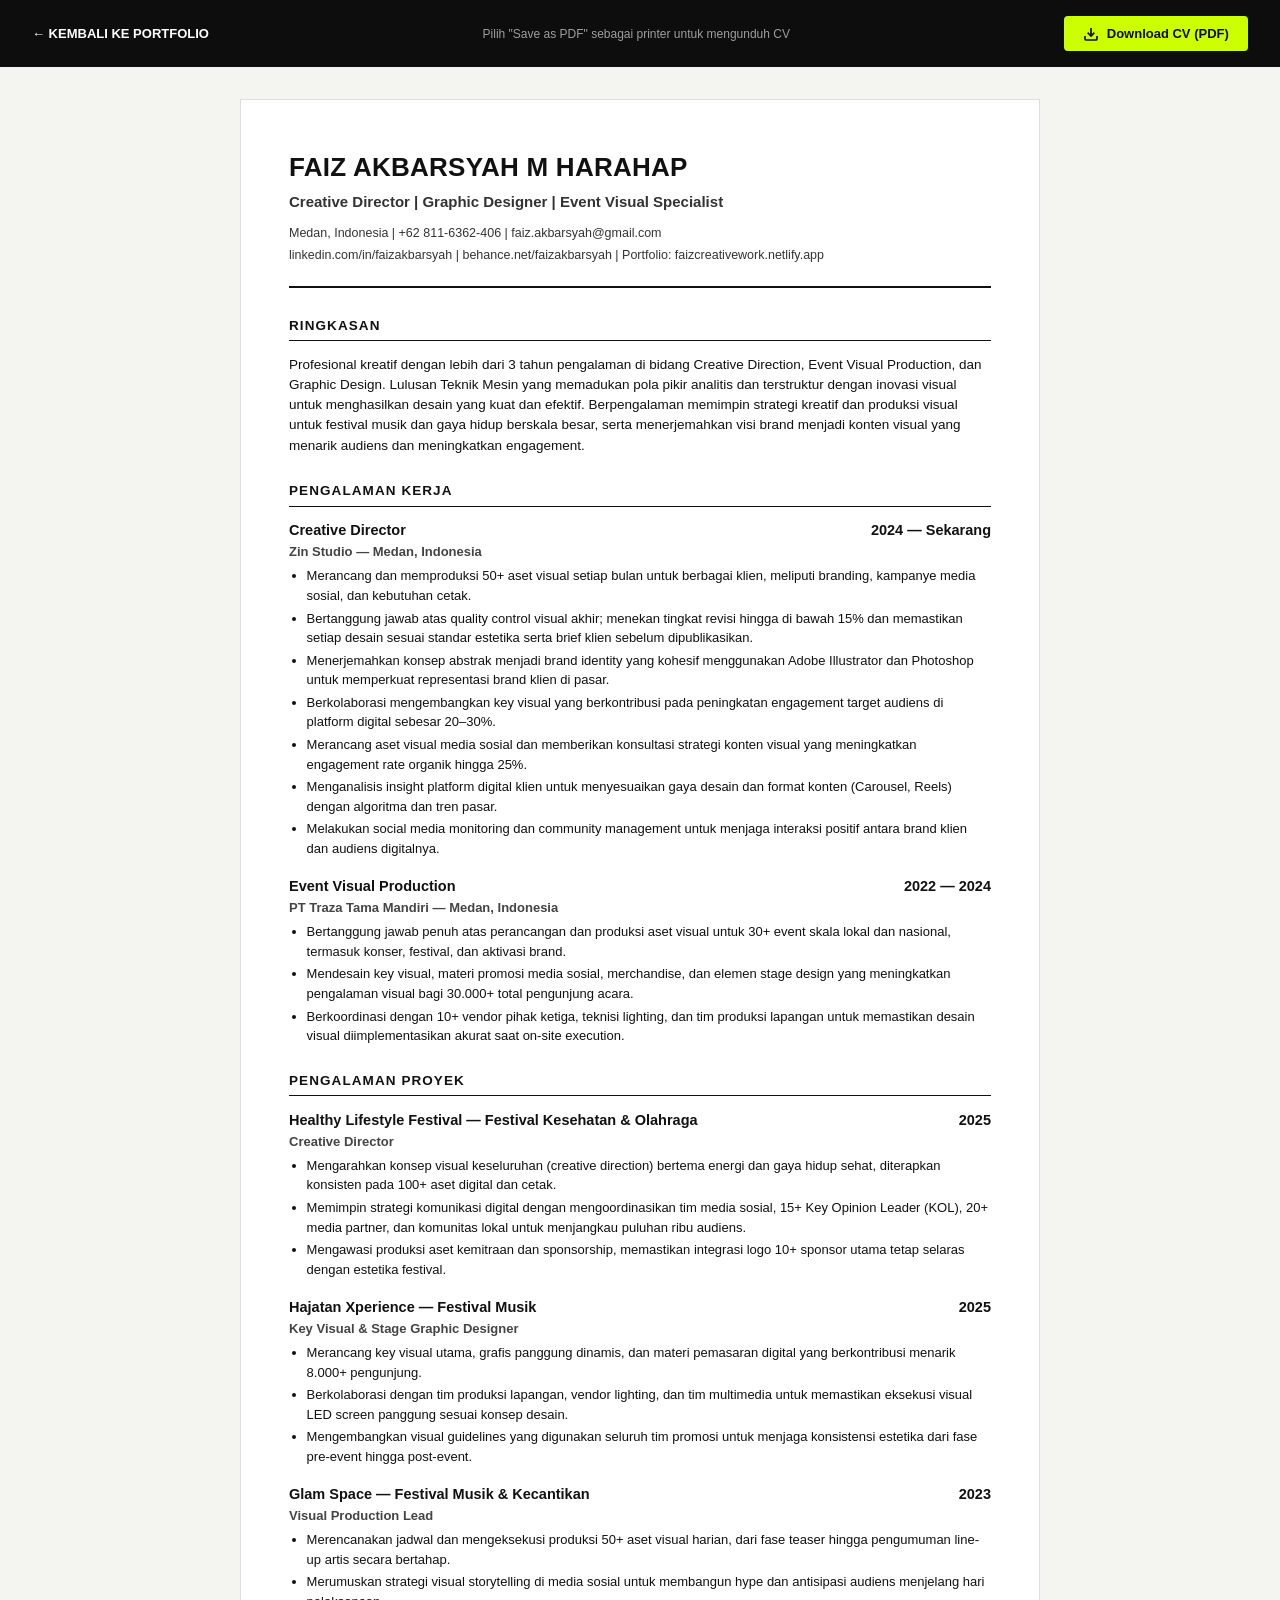
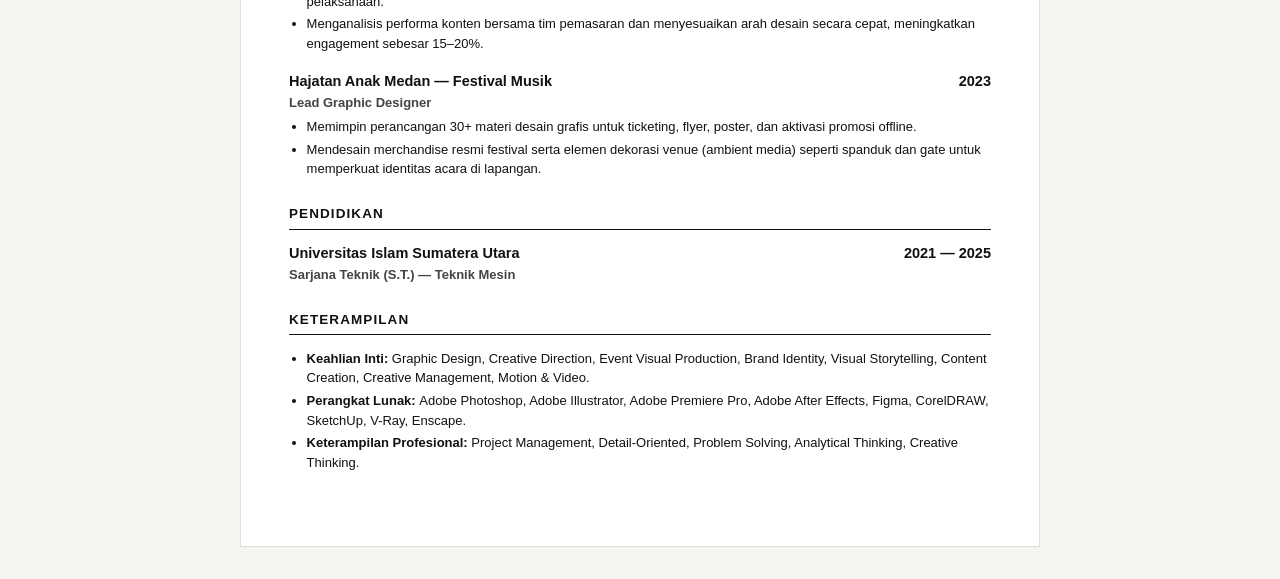
<file: cv-print.html>
<!DOCTYPE html>
<html lang="id">
<head>
  <meta charset="UTF-8">
  <meta name="viewport" content="width=device-width, initial-scale=1.0">

  <title>CV — Faiz Akbarsyah</title>

  <meta
    name="description"
    content="Curriculum Vitae Faiz Akbarsyah — Creative Director & Multidisciplinary Designer."
  >

  <meta
    name="robots"
    content="noindex"
  >

  <style>
    /* ================================================================
       ATS-FRIENDLY CV
       1 kolom
       Tanpa tabel / foto / elemen dekoratif yang mengganggu parsing ATS
       ================================================================ */

    *,
    *::before,
    *::after {
      box-sizing: border-box;
      margin: 0;
      padding: 0;
    }

    body {
      font-family: Arial, Helvetica, sans-serif;
      color: #111;
      background: #f4f4f0;
      line-height: 1.5;
      font-size: 14px;
    }

    /* ================================================================
       SCREEN CONTROLS
       ================================================================ */

    .no-print-bar {
      position: sticky;
      top: 0;
      background: #0d0d0e;
      color: #fff;
      padding: 1rem 2rem;
      display: flex;
      justify-content: space-between;
      align-items: center;
      gap: 1rem;
      z-index: 100;
    }

    .no-print-bar a {
      color: #fff;
      text-decoration: none;
      font-weight: 600;
      font-size: 13px;
    }

    .no-print-hint {
      font-size: 12px;
      color: rgba(255, 255, 255, 0.6);
    }

    .btn-download-ats {
      background: #CCFF00;
      color: #0d0d0e;
      border: none;
      padding: 0.6rem 1.2rem;
      font-weight: 700;
      font-size: 13px;
      border-radius: 4px;
      cursor: pointer;
      display: inline-flex;
      align-items: center;
      gap: 0.5rem;
    }

    /* ================================================================
       CV DOCUMENT
       ================================================================ */

    .cv-container {
      max-width: 800px;
      margin: 2rem auto;
      background: #fff;
      padding: 3rem;
      border: 1px solid #ddd;
    }

    .cv-header {
      border-bottom: 2px solid #111;
      padding-bottom: 1.25rem;
      margin-bottom: 1.75rem;
    }

    .cv-name {
      font-size: 26px;
      font-weight: 700;
      text-transform: uppercase;
      letter-spacing: 0.01em;
    }

    .cv-title {
      font-size: 15px;
      font-weight: 700;
      color: #333;
      margin-top: 0.25rem;
    }

    .cv-contact {
      font-size: 12.5px;
      color: #333;
      margin-top: 0.6rem;
      line-height: 1.7;
    }

    /* ================================================================
       SECTIONS
       ================================================================ */

    .cv-section {
      margin-bottom: 1.6rem;
    }

    .cv-section-title {
      font-size: 13.5px;
      font-weight: 700;
      text-transform: uppercase;
      letter-spacing: 0.08em;
      border-bottom: 1px solid #111;
      padding-bottom: 0.25rem;
      margin-bottom: 0.85rem;
      color: #111;
    }

    /* ================================================================
       EXPERIENCE / PROJECT ITEMS
       ================================================================ */

    .cv-item {
      margin-bottom: 1.1rem;
    }

    .cv-item-header {
      display: flex;
      justify-content: space-between;
      gap: 1rem;
      font-weight: 700;
      font-size: 14.5px;
    }

    .cv-item-sub {
      font-weight: 700;
      color: #444;
      font-size: 13px;
      margin-bottom: 0.3rem;
    }

    .cv-item-desc {
      font-size: 13px;
      color: #222;
    }

    .cv-list {
      padding-left: 1.1rem;
    }

    .cv-list li {
      margin-bottom: 0.2rem;
      font-size: 13px;
    }

    #cvSummary {
      font-size: 13.5px;
    }

    /* ================================================================
       MOBILE
       ================================================================ */

    @media (max-width: 600px) {

      .no-print-bar {
        flex-direction: column;
        align-items: stretch;
        gap: 0.75rem;
        padding: 1rem 1.25rem;
      }

      .no-print-bar a {
        text-align: center;
      }

      .no-print-hint {
        text-align: center;
      }

      .btn-download-ats {
        width: 100%;
        justify-content: center;
      }

      .cv-container {
        padding: 1.5rem;
        margin: 1rem;
      }

      .cv-item-header {
        flex-direction: column;
        gap: 0;
      }
    }

    /* ================================================================
       PRINT
       ================================================================ */

    @page {
      /* Respect the paper size selected in the browser's print dialog. */
      size: auto;
      margin: 4% 3% 3%;
    }

    @media print {

      .no-print-bar {
        display: none !important;
      }

      body {
        background: #fff;
        font-size: 11px;
        line-height: 1.35;
      }

      .cv-container {
        width: auto;
        max-width: none;
        margin: 0;
        padding: 0;
        border: none;
        background: #fff;
      }

      .cv-header {
        padding-bottom: 0.75rem;
        margin-bottom: 1rem;
      }

      .cv-name {
        font-size: 23px;
      }

      .cv-contact {
        line-height: 1.45;
      }

      .cv-section {
        margin-bottom: 1rem;
      }

      .cv-section-title {
        margin-bottom: 0.5rem;
        break-after: avoid;
        page-break-after: avoid;
      }

      /* Let entries flow into the remaining page area instead of moving a
         whole long experience block and leaving a large blank gap behind. */
      .cv-item {
        margin-bottom: 0.7rem;
        break-inside: auto;
        page-break-inside: auto;
      }

      .cv-item-header {
        flex-direction: row;
        flex-wrap: wrap;
        gap: 0 0.75rem;
        break-inside: avoid;
        page-break-inside: avoid;
      }

      .cv-item-sub {
        break-inside: avoid;
        page-break-inside: avoid;
      }

      .cv-item-desc,
      .cv-list li {
        font-size: 11px;
        line-height: 1.35;
      }

      .cv-list li {
        margin-bottom: 0.12rem;
        break-inside: avoid;
        page-break-inside: avoid;
      }
    }
  </style>
</head>

<body>

  <!-- ================================================================
       SCREEN-ONLY CONTROL BAR
       ================================================================ -->

  <header
    class="no-print-bar"
    role="banner"
  >

    <a
      href="/"
      aria-label="Kembali ke portfolio utama"
    >
      ← KEMBALI KE PORTFOLIO
    </a>

    <span class="no-print-hint">
      Pilih "Save as PDF" sebagai printer untuk mengunduh CV
    </span>

    <button
      type="button"
      onclick="window.print()"
      class="btn-download-ats"
      aria-label="Download CV sebagai PDF"
    >

      <svg
        width="16"
        height="16"
        viewBox="0 0 24 24"
        fill="none"
        stroke="currentColor"
        stroke-width="2.5"
        aria-hidden="true"
      >
        <path d="M21 15v4a2 2 0 0 1-2 2H5a2 2 0 0 1-2-2v-4"></path>
        <polyline points="7 10 12 15 17 10"></polyline>
        <line
          x1="12"
          y1="15"
          x2="12"
          y2="3"
        ></line>
      </svg>

      Download CV (PDF)

    </button>

  </header>


  <!-- ================================================================
       CV DOCUMENT

       Seluruh isi CV dirender dari:
       - data/about-data.js
       - data/site-config.js

       Sumber data yang sama dengan halaman About.
       ================================================================ -->

  <main
    class="cv-container"
    role="main"
  >

    <header class="cv-header">

      <!-- Sengaja TANPA foto untuk menjaga ATS-friendly parsing -->

      <h1
        id="cvName"
        class="cv-name"
      ></h1>

      <p
        id="cvTitle"
        class="cv-title"
      ></p>

      <p
        id="cvContact"
        class="cv-contact"
      ></p>

    </header>


    <!-- ================================================================
         RINGKASAN
         ================================================================ -->

    <section class="cv-section">

      <h2 class="cv-section-title">
        Ringkasan
      </h2>

      <p id="cvSummary"></p>

    </section>


    <!-- ================================================================
         PENGALAMAN KERJA

         Disembunyikan otomatis bila ABOUT_DATA.cv.experience kosong.
         ================================================================ -->

    <section
      id="cvExperienceSection"
      class="cv-section"
      hidden
    >

      <h2 class="cv-section-title">
        Pengalaman Kerja
      </h2>

      <div id="cvExperience"></div>

    </section>


    <!-- ================================================================
         PENGALAMAN PROYEK

         Mengambil ABOUT_DATA.cv.projects.
         Fallback ke projects.json bila data proyek CV kosong.
         ================================================================ -->

    <section
      id="cvProjectsSection"
      class="cv-section"
      hidden
    >

      <h2 class="cv-section-title">
        Pengalaman Proyek
      </h2>

      <div id="cvProjects"></div>

    </section>


    <!-- ================================================================
         PENDIDIKAN
         ================================================================ -->

    <section class="cv-section">

      <h2 class="cv-section-title">
        Pendidikan
      </h2>

      <div id="cvEducation"></div>

    </section>


    <!-- ================================================================
         KETERAMPILAN
         ================================================================ -->

    <section class="cv-section">

      <h2 class="cv-section-title">
        Keterampilan
      </h2>

      <ul
        id="cvSkills"
        class="cv-list"
      ></ul>

    </section>

  </main>


  <!-- ================================================================
       DATA + APPLICATION
       ================================================================ -->

  <script src="/data/site-config.js"></script>
  <script src="/data/about-data.js"></script>
  <script src="/js/app.js"></script>

</body>
</html>
</file>
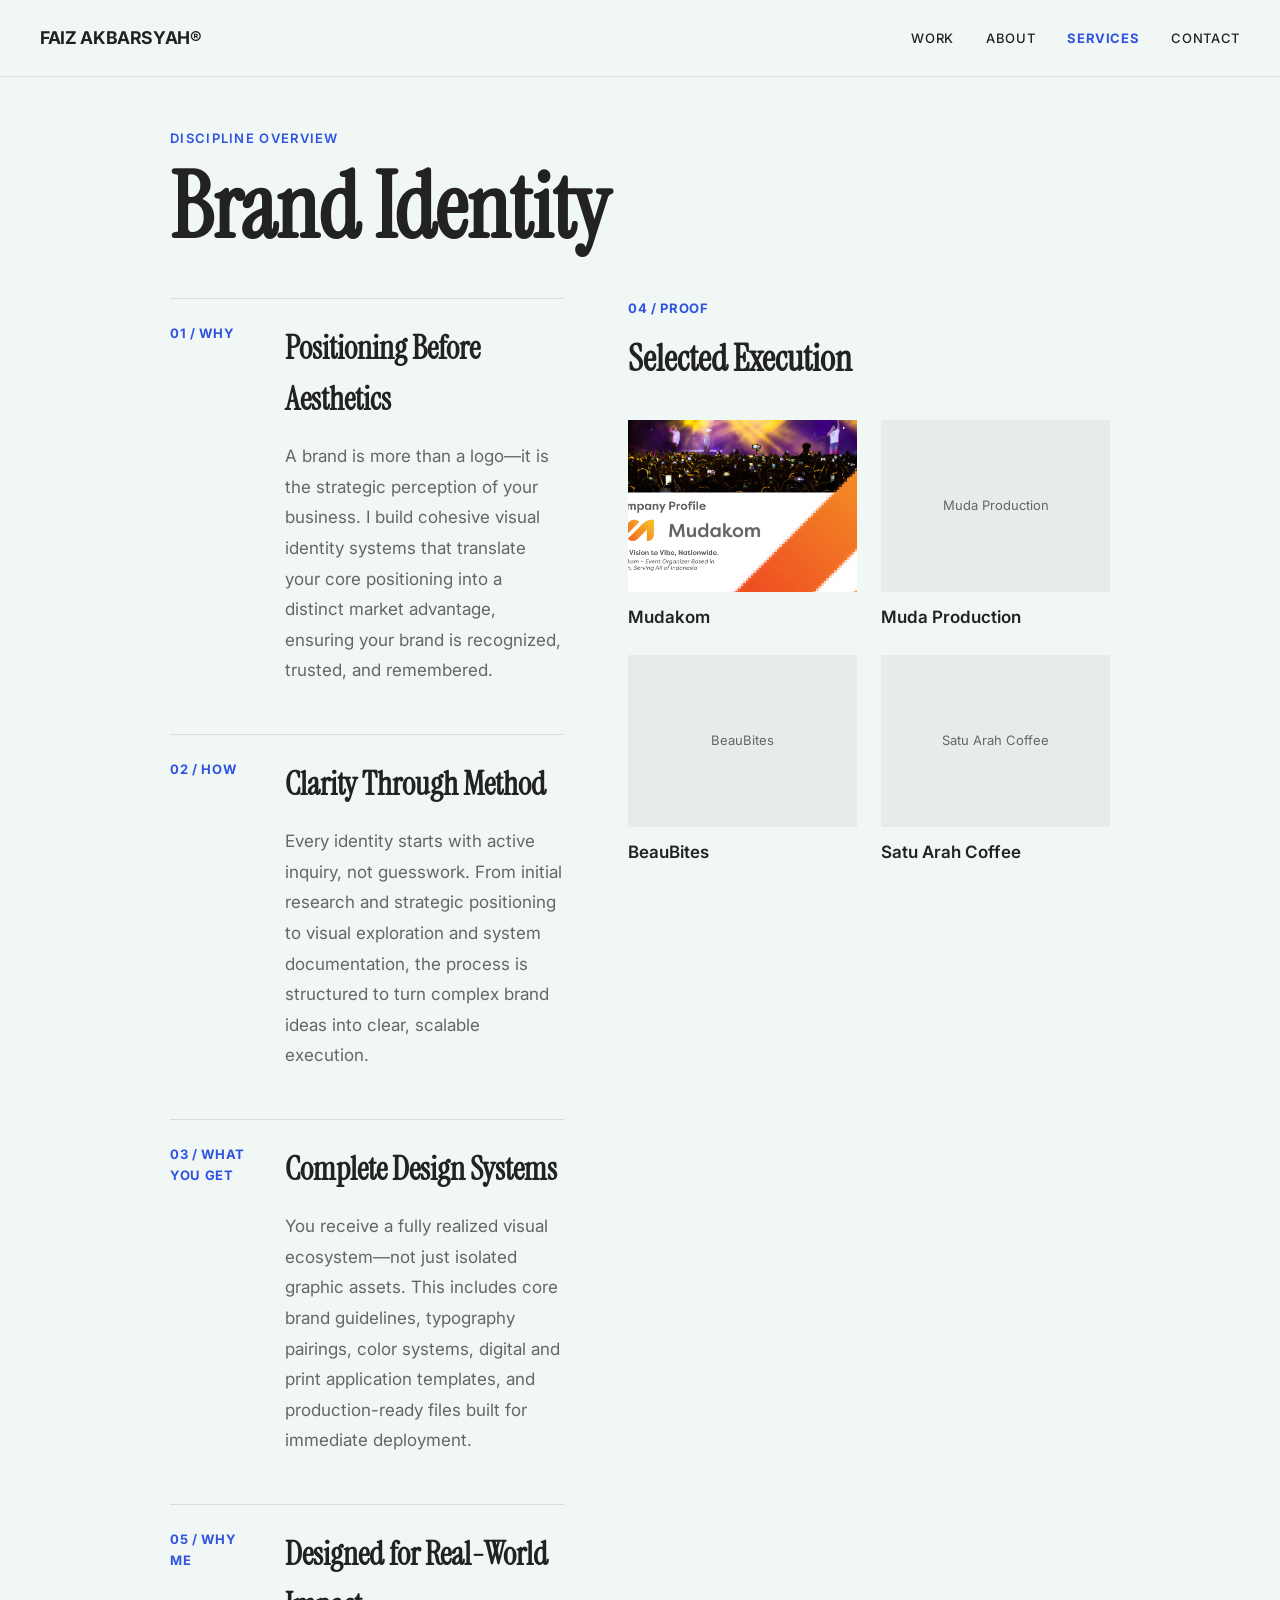
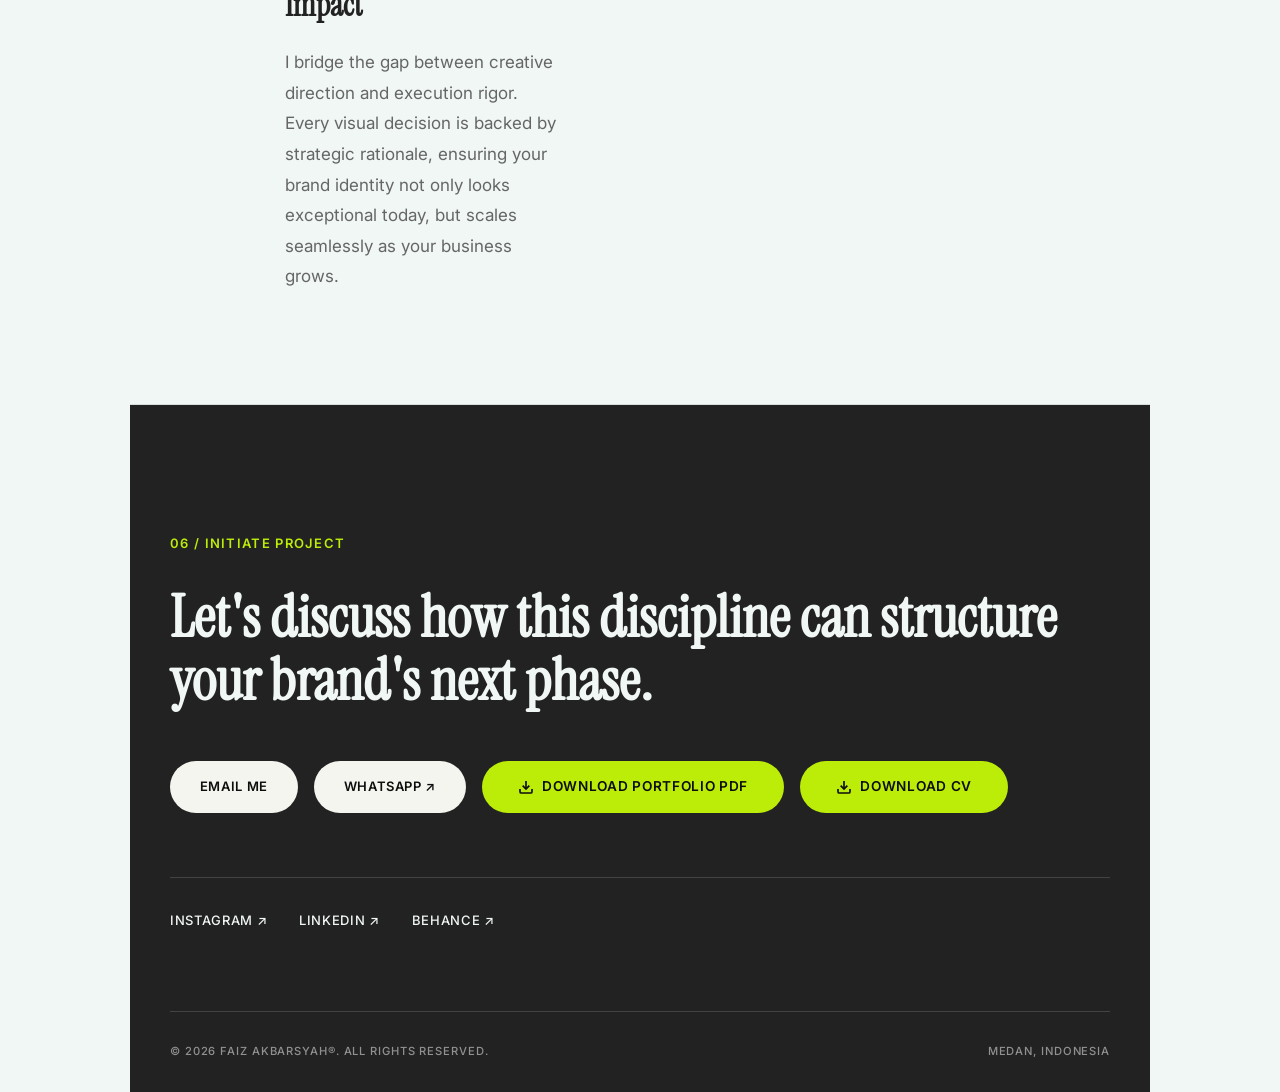
<file: services.html>
<!DOCTYPE html>
<html lang="id">

<head>
  <meta charset="UTF-8">

  <meta
    name="viewport"
    content="width=device-width, initial-scale=1.0"
  >

  <title>Services — FAIZ AKBARSYAH®</title>

  <meta
    name="description"
    content="Service profile Faiz Akbarsyah — Creative Direction, Graphic Design, Motion & Video, Brand Identity, Event Visual Production, dan Digital Design."
  >

  <link
    rel="icon"
    type="image/svg+xml"
    href="/assets/icons/favicon.svg"
  >

  <link
    rel="stylesheet"
    href="/css/style.css"
  >
</head>

<body>

  <!-- ================================================================
       SKIP LINK
       ================================================================ -->

  <a
    href="#main-content"
    class="skip-link"
  >
    Lompat ke Konten Utama
  </a>


  <!-- ================================================================
       SITE HEADER
       ================================================================ -->

  <header
    class="site-header"
    role="banner"
  >

    <a
      href="/"
      class="brand-logo"
      aria-label="Beranda FAIZ AKBARSYAH"
    >
      FAIZ AKBARSYAH®
    </a>


    <button
      id="navToggleBtn"
      class="nav-toggle-btn"
      type="button"
      aria-label="Buka Menu Navigasi"
      aria-expanded="false"
      aria-controls="mainNav"
    >
      <span
        class="nav-toggle-icon"
        aria-hidden="true"
      ></span>
    </button>


    <nav
      id="mainNav"
      aria-label="Navigasi Utama"
    >

      <ul class="nav-links">

        <li>
          <a href="/#work">
            Work
          </a>
        </li>

        <li>
          <a href="/about.html">
            About
          </a>
        </li>

        <li>
          <a
            href="/#services"
            class="nav-active"
          >
            Services
          </a>
        </li>

        <li>
          <a href="/#contact">
            Contact
          </a>
        </li>

      </ul>

    </nav>

  </header>


  <!-- ================================================================
       MAIN CONTENT
       ================================================================ -->

  <main id="main-content">

    <article class="about-page-container">

      <section class="services-intro-section">

        <p class="hero-subtitle">
          DISCIPLINE OVERVIEW
        </p>


        <h1
          id="serviceCategoryTitle"
          class="font-serif services-page-heading"
        >
          Service Category
        </h1>

        <div class="service-category-layout">
          <div class="service-category-description">

        <!-- ============================================================
             01 / WHY
             ============================================================ -->

        <div class="pitch-grid">

          <div class="pitch-step">
            01 / WHY
          </div>

          <div class="pitch-content">

            <h3>
              Positioning Before Aesthetics
            </h3>

            <p>
              A brand is more than a logo—it is the strategic perception of your business. I build cohesive visual identity systems that translate your core positioning into a distinct market advantage, ensuring your brand is recognized, trusted, and remembered.
            </p>

          </div>

        </div>


        <!-- ============================================================
             02 / HOW
             ============================================================ -->

        <div class="pitch-grid">

          <div class="pitch-step">
            02 / HOW
          </div>

          <div class="pitch-content">

            <h3>
              Clarity Through Method
            </h3>

            <p>
              Every identity starts with active inquiry, not guesswork. From initial research and strategic positioning to visual exploration and system documentation, the process is structured to turn complex brand ideas into clear, scalable execution.
            </p>

          </div>

        </div>


        <!-- ============================================================
             03 / WHAT YOU GET
             ============================================================ -->

        <div class="pitch-grid">

          <div class="pitch-step">
            03 / WHAT YOU GET
          </div>

          <div class="pitch-content">

            <h3>
              Complete Design Systems
            </h3>

            <p>
              You receive a fully realized visual ecosystem—not just isolated graphic assets. This includes core brand guidelines, typography pairings, color systems, digital and print application templates, and production-ready files built for immediate deployment.
            </p>

          </div>

        </div>


        <!-- ============================================================
             05 / WHY ME
             ============================================================ -->

        <div class="pitch-grid services-why-me-grid">

          <div class="pitch-step">
            05 / WHY ME
          </div>

          <div class="pitch-content">

            <h3>
              Designed for Real-World Impact
            </h3>

            <p>
              I bridge the gap between creative direction and execution rigor. Every visual decision is backed by strategic rationale, ensuring your brand identity not only looks exceptional today, but scales seamlessly as your business grows.
            </p>

          </div>

        </div>

          </div>

          <aside class="service-category-results" aria-labelledby="serviceResultsTitle">
            <p class="pitch-step">04 / PROOF</p>
            <h2 id="serviceResultsTitle" class="font-serif">Selected Execution</h2>
            <!-- Projects are rendered by initServicesPageView() in app.js. -->
            <div
              id="serviceGallery"
              class="services-gallery"
            ></div>
          </aside>

        </div>

      </section>


      <!-- ================================================================
           CONTACT / PROJECT CTA
           ================================================================ -->

      <section class="contact-section">

        <div class="contact-content">

          <p class="section-label">
            06 / INITIATE PROJECT
          </p>


          <h2 class="contact-heading font-serif">
            Let's discuss how this discipline can structure your brand's next phase.
          </h2>


          <div class="contact-actions">

            <a
              id="emailLink"
              href="#"
              class="cta-pill cta-secondary"
            >
              Email Me
            </a>


            <a
              id="whatsappLink"
              href="#"
              class="cta-pill cta-secondary"
              target="_blank"
              rel="noopener"
            >
              WhatsApp ↗
            </a>


            <a
              href="/print.html"
              class="cta-pill cta-primary"
              target="_blank"
              rel="noopener"
            >

              <svg
                class="cta-icon"
                viewBox="0 0 24 24"
                fill="none"
                stroke="currentColor"
                aria-hidden="true"
              >
                <path d="M21 15v4a2 2 0 0 1-2 2H5a2 2 0 0 1-2-2v-4"></path>
                <polyline points="7 10 12 15 17 10"></polyline>
                <line
                  x1="12"
                  y1="15"
                  x2="12"
                  y2="3"
                ></line>
              </svg>

              Download Portfolio PDF

            </a>


            <a
              href="/cv-print.html"
              class="cta-pill cta-primary"
              target="_blank"
              rel="noopener"
            >

              <svg
                class="cta-icon"
                viewBox="0 0 24 24"
                fill="none"
                stroke="currentColor"
                aria-hidden="true"
              >
                <path d="M21 15v4a2 2 0 0 1-2 2H5a2 2 0 0 1-2-2v-4"></path>
                <polyline points="7 10 12 15 17 10"></polyline>
                <line
                  x1="12"
                  y1="15"
                  x2="12"
                  y2="3"
                ></line>
              </svg>

              Download CV

            </a>

          </div>


          <!-- ==========================================================
               SOCIAL LINKS
               ========================================================== -->

          <div class="social-links-row">

            <a
              href="https://instagram.com/faizakbarsyah"
              target="_blank"
              rel="noopener"
              class="social-link"
            >
              Instagram ↗
            </a>

            <a
              href="https://linkedin.com/in/faizakbarsyah"
              target="_blank"
              rel="noopener"
              class="social-link"
            >
              LinkedIn ↗
            </a>

            <a
              href="https://behance.net/faizakbarsyah"
              target="_blank"
              rel="noopener"
              class="social-link"
            >
              Behance ↗
            </a>

          </div>

        </div>


        <!-- ============================================================
             FOOTER
             ============================================================ -->

        <footer
          class="site-footer"
          role="contentinfo"
        >

          <span>
            © 2026 FAIZ AKBARSYAH®. ALL RIGHTS RESERVED.
          </span>

          <span>
            MEDAN, INDONESIA
          </span>

        </footer>

      </section>

    </article>

  </main>


  <!-- ================================================================
       DATA + APPLICATION
       ================================================================ -->

  <script src="/data/site-config.js"></script>
  <script src="/js/app.js"></script>

</body>

</html>
</file>
<file: css/style.css>
/* ==========================================================================
   FAIZ AKBARSYAH® — SWISS EDITORIAL DESIGN SYSTEM
   ========================================================================== */

   @import url('https://fonts.googleapis.com/css2?family=Instrument+Serif:ital@0;1&family=Inter:wght@300;400;500;600;700&display=swap');

   :root {
     /* Color Palette (Neutral 85-90%, Deep Purple & Neon Lime Accents) */
     --color-bg: #F0F7F4;
     --color-bg-dark: #222222;
     --color-surface: #E5ECE9;
     --color-surface-dark: #181818;
     
     --color-text: #222222;
     --color-text-muted: #666666;
     --color-text-inverse: #F0F7F4;
     --color-border: rgba(34, 34, 34, 0.12);
   
     /* Primary Accents */
     --color-purple: #2F52E0;
     --color-lime: #BCED09;
     --color-lime-hover: #A8D400;
   
     /* Typography */
     --font-serif: 'Instrument Serif', Georgia, serif;
     --font-sans: 'Inter', -apple-system, BlinkMacSystemFont, sans-serif;
   
     --text-hero: clamp(3.2rem, 7.5vw, 8rem);
     --text-h1: clamp(2.2rem, 4.5vw, 4.5rem);
     --text-h2: clamp(1.5rem, 2.8vw, 2.75rem);
     --text-body: 1.0625rem;
     --text-meta: 0.8125rem;
   
     /* Transitions */
     --transition-fast: 0.2s cubic-bezier(0.16, 1, 0.3, 1);
     --transition-medium: 0.4s cubic-bezier(0.16, 1, 0.3, 1);
   }
   
   
   /* ==========================================================================
      ACCESSIBILITY UTILITIES
      ========================================================================== */
   
   .skip-link {
     position: absolute;
     top: -100px;
     left: 1rem;
     background: var(--color-lime);
     color: var(--color-bg-dark);
     padding: 0.75rem 1.5rem;
     font-weight: 700;
     z-index: 1000;
     transition: top var(--transition-fast);
     text-decoration: none;
   }
   
   .skip-link:focus {
     top: 1rem;
   }
   
   .sr-only {
     position: absolute;
     width: 1px;
     height: 1px;
     padding: 0;
     margin: -1px;
     overflow: hidden;
     clip: rect(0, 0, 0, 0);
     white-space: nowrap;
     border: 0;
   }
   
   :focus-visible {
     outline: 3px solid var(--color-purple);
     outline-offset: 4px;
   }
   
   
   /* ==========================================================================
      BASE RESETS
      ========================================================================== */
   
   *,
   *::before,
   *::after {
     box-sizing: border-box;
     margin: 0;
     padding: 0;
   }
   
   html {
     font-family: var(--font-sans);
     font-size: 16px;
     background-color: var(--color-bg);
     color: var(--color-text);
     scroll-behavior: smooth;
     -webkit-font-smoothing: antialiased;
   }
   
   body {
     line-height: 1.6;
     overflow-x: hidden;
   }
   
   
   /* ==========================================================================
      TYPOGRAPHY CLASSES
      ========================================================================== */
   
   .font-serif {
     font-family: var(--font-serif);
   }
   
   .font-sans {
     font-family: var(--font-sans);
   }
   
   .section-label {
     font-size: var(--text-meta);
     font-weight: 600;
     letter-spacing: 0.1em;
     text-transform: uppercase;
     color: var(--color-purple);
     margin-bottom: 2rem;
   }
   
   
   /* ==========================================================================
      NAVIGATION
      ========================================================================== */
   
   .site-header {
     position: fixed;
     top: 0;
     left: 0;
     width: 100%;
     padding: 1.5rem 2.5rem;
     display: flex;
     justify-content: space-between;
     align-items: center;
     z-index: 100;
     background: rgba(245, 245, 240, 0.85);
     backdrop-filter: blur(10px);
     border-bottom: 1px solid var(--color-border);
   }
   
   .brand-logo {
     font-weight: 700;
     font-size: 1.1rem;
     letter-spacing: -0.02em;
     text-decoration: none;
     color: var(--color-text);
   }
   
   .nav-links {
     display: flex;
     gap: 2rem;
     list-style: none;
   }
   
   .nav-links a {
     text-decoration: none;
     color: var(--color-text);
     font-size: var(--text-meta);
     font-weight: 500;
     letter-spacing: 0.05em;
     text-transform: uppercase;
     transition: color var(--transition-fast);
   }
   
   .nav-links a:hover {
     color: var(--color-purple);
   }
   
   
   /* ==========================================================================
      MOBILE NAVIGATION — HAMBURGER TOGGLE & FULLSCREEN OVERLAY
      ========================================================================== */
   
   .nav-toggle-btn {
     display: none;
     background: transparent;
     border: none;
     cursor: pointer;
     width: 44px;
     height: 44px;
     align-items: center;
     justify-content: center;
     position: relative;
     z-index: 210;
     padding: 0;
   }
   
   .nav-toggle-icon {
     position: relative;
     display: block;
     width: 22px;
     height: 2px;
     background-color: var(--color-text);
     transition: background-color var(--transition-fast);
   }
   
   .nav-toggle-icon::before,
   .nav-toggle-icon::after {
     content: '';
     position: absolute;
     left: 0;
     width: 22px;
     height: 2px;
     background-color: var(--color-text);
     transition:
       transform var(--transition-fast),
       top var(--transition-fast);
   }
   
   .nav-toggle-icon::before {
     top: -7px;
   }
   
   .nav-toggle-icon::after {
     top: 7px;
   }
   
   body.nav-open .nav-toggle-icon {
     background-color: transparent;
   }
   
   body.nav-open .nav-toggle-icon::before {
     top: 0;
     transform: rotate(45deg);
   }
   
   body.nav-open .nav-toggle-icon::after {
     top: 0;
     transform: rotate(-45deg);
   }
   
   @media (max-width: 768px) {
   
     .nav-toggle-btn {
       display: flex;
     }
   
     .site-header > nav {
       position: fixed;
       top: 0;
       left: 0;
       width: 100%;
       height: 100vh;
       height: 100dvh;
       background-color: var(--color-bg-dark);
       display: flex;
       align-items: center;
       justify-content: center;
       opacity: 0;
       visibility: hidden;
       transform: translateY(-12px);
       transition:
         opacity var(--transition-medium),
         transform var(--transition-medium),
         visibility var(--transition-medium);
       z-index: 150;
     }
   
     body.nav-open .site-header > nav {
       opacity: 1;
       visibility: visible;
       transform: translateY(0);
     }
   
     .site-header .nav-links {
       flex-direction: column;
       gap: 2.5rem;
       text-align: center;
     }
   
     .site-header .nav-links a {
       font-size: 1.5rem;
       color: var(--color-text-inverse) !important;
     }
   
     .site-header .nav-links a:hover {
       color: var(--color-lime) !important;
     }
   
     body.nav-open {
       overflow: hidden;
     }
   }
   
   
   /* ==========================================================================
      LAYOUT SECTION CONTAINERS
      ========================================================================== */
   
   section {
     padding: 8rem 2.5rem 4rem;
     border-bottom: 1px solid var(--color-border);
   }
   
   @media (max-width: 768px) {
   
     section {
       padding: 6rem 1.5rem 3rem;
     }
   
     .site-header {
       padding: 1rem 1.5rem;
     }
   }
   
   
   /* ==========================================================================
      HERO SECTION
      ========================================================================== */
   
   .hero-section {
     min-height: 85vh;
     display: flex;
     flex-direction: column;
     justify-content: flex-end;
     padding-bottom: 4rem;
     overflow: hidden;
     position: relative;
   }
   
   
   /* ==========================================================================
      HERO COVER IMAGE
      ========================================================================== */
   
   .hero-bg {
     position: absolute;
     inset: 0;
     z-index: -1;
     overflow: hidden;
     pointer-events: none;
   }
   
   .hero-cover-img {
     position: absolute;
     top: -4%;
     left: -4%;
     width: 108%;
     height: 108%;
     object-fit: cover;
     object-position: 62% center;
     transform-origin: 62% 50%;
     will-change: transform;
     transform: translate3d(0, 0, 0) scale(1);
     transition:
       transform 0.5s
       cubic-bezier(0.16, 1, 0.3, 1);
   }
   
   @media (max-width: 768px) {
   
     .hero-cover-img {
       object-position: 78% center;
       transform-origin: 78% 50%;
     }
   
     .hero-bg::after {
       content: '';
       position: absolute;
       inset: 0;
       pointer-events: none;
   
       background: linear-gradient(
         to top,
         var(--color-bg) 0%,
         var(--color-bg) 30%,
         transparent 75%
       );
   
       background: linear-gradient(
         to top,
         var(--color-bg) 0%,
         var(--color-bg) 30%,
         color-mix(
           in srgb,
           var(--color-bg) 80%,
           transparent
         ) 45%,
         color-mix(
           in srgb,
           var(--color-bg) 35%,
           transparent
         ) 60%,
         transparent 75%
       );
     }
   }
   
   @media (prefers-reduced-motion: reduce) {
   
     .hero-cover-img {
       transition: none;
     }
   }
   
   
   /* ==========================================================================
      HERO TYPOGRAPHY
      ========================================================================== */
   
   .hero-title {
     font-family: var(--font-serif);
     font-size: var(--text-hero);
     line-height: 0.95;
     letter-spacing: -0.03em;
     text-transform: uppercase;
     margin-bottom: 2rem;
   }
   
   .hero-title-line {
     display: block;
     will-change: transform;
     transition:
       transform 0.1s linear;
   }
   
   .hero-title-line:nth-child(2) {
     color: var(--color-purple);
   }
   
   .hero-subtitle {
     font-size: var(--text-meta);
     font-weight: 600;
     letter-spacing: 0.1em;
     text-transform: uppercase;
     color: var(--color-purple);
     margin-bottom: 1rem;
   }
   
   
   /* ==========================================================================
      SHORT MANIFESTO
      ========================================================================== */
   
   .manifesto-section {
     max-width: none;
     background-color: var(--color-purple);
     color: var(--color-lime);
     border-bottom: none;
   }
   
   .manifesto-text {
     font-family: var(--font-serif);
     font-size: var(--text-h2);
     line-height: 1.3;
     color: var(--color-lime);
     max-width: 900px;
   }
   
   
   /* ==========================================================================
      CATEGORY FILTER BAR
      ========================================================================== */
   
   .filter-bar {
     display: flex;
     gap: 0.75rem;
     flex-wrap: wrap;
     margin-bottom: 2.5rem;
   }
   
   .filter-btn {
     background: transparent;
     border: 1px solid var(--color-border);
     padding: 0.65rem 1.4rem;
     font-family: var(--font-sans);
     font-size: var(--text-meta);
     font-weight: 500;
     color: var(--color-text);
     cursor: pointer;
     border-radius: 100px;
     transition: all var(--transition-fast);
   display: inline-flex;
   align-items: center;
   text-decoration: none;
   }
   
   .filter-btn.active,
   .filter-btn:hover {
     background-color: var(--color-purple);
     color: var(--color-text-inverse);
     border-color: var(--color-purple);
   }
   
   
   /* ==========================================================================
      HORIZONTAL WORK GALLERY & CIRCULAR CONTROLS
      ========================================================================== */
   
   .work-section {
     overflow: hidden;
     position: relative;
   }
   
   .gallery-controls-header {
     display: flex;
     justify-content: space-between;
     align-items: flex-end;
     margin-bottom: 2.5rem;
   }
   
   .gallery-nav-group {
     display: flex;
     justify-content: center;
     gap: 0.5rem;
     margin-top: 0.75rem;
   }
   
   .gallery-nav-btn {
     width: 48px;
     height: 48px;
     border-radius: 50%;
     background: transparent;
     border: 1px solid var(--color-border);
     color: var(--color-text);
     font-size: 1.25rem;
     display: flex;
     align-items: center;
     justify-content: center;
     cursor: pointer;
     transition: all var(--transition-fast);
   }
   
   .gallery-nav-btn:hover {
     background: var(--color-purple);
     color: var(--color-text-inverse);
     border-color: var(--color-purple);
   }
   
   @media (max-width: 600px) {
   
     .gallery-nav-group {
       display: none;
     }
   }
   
   .horizontal-gallery-wrapper {
     display: flex;
     gap: 2rem;
     overflow-x: auto;
     scroll-snap-type: x mandatory;
     padding-bottom: 2rem;
     scrollbar-width: none;
     -webkit-overflow-scrolling: touch;
   }
   
   .horizontal-gallery-wrapper::-webkit-scrollbar {
     display: none;
   }
   
   .project-card {
     flex: 0 0 450px;
     scroll-snap-align: start;
     text-decoration: none;
     color: var(--color-text);
     display: flex;
     flex-direction: column;
     gap: 1rem;
     position: relative;
     cursor: pointer;
   }
   
   .project-card.size-large {
     flex: 0 0 650px;
   }
   
   .project-card.size-small {
     flex: 0 0 350px;
   }
   
   @media (max-width: 768px) {
   
     .project-card,
     .project-card.size-large,
     .project-card.size-small {
       flex: 0 0 85vw;
     }
   }
   
   .card-media-wrapper {
     position: relative;
     width: 100%;
     aspect-ratio: 16 / 10;
     background-color: var(--color-surface);
     overflow: hidden;
     border-radius: 2px;
   }
   
   .card-media-wrapper img,
   .card-media-wrapper video {
     width: 100%;
     height: 100%;
     object-fit: cover;
     transition:
       transform var(--transition-medium),
       opacity var(--transition-fast);
   }
   
   .card-media-wrapper video {
     position: absolute;
     top: 0;
     left: 0;
     opacity: 0;
     pointer-events: none;
   }
   
   .play-badge {
     position: absolute;
     top: 1rem;
     right: 1rem;
     background: var(--color-lime);
     color: var(--color-bg-dark);
     font-size: 0.7rem;
     font-weight: 700;
     letter-spacing: 0.08em;
     text-transform: uppercase;
     padding: 0.25rem 0.6rem;
     border-radius: 100px;
     opacity: 0;
     transform: translateY(-5px);
     transition: all var(--transition-fast);
   }
   
   .project-card:hover .card-media-wrapper img {
     transform: scale(1.03);
   }
   
   .project-card:hover .card-media-wrapper video.is-playing {
     opacity: 1;
   }
   
   .project-card:hover .play-badge {
     opacity: 1;
     transform: translateY(0);
   }
   
   .card-info {
     display: flex;
     justify-content: space-between;
     align-items: baseline;
   }
   
   .card-title {
     font-size: 1.25rem;
     font-weight: 600;
   }
   
   .card-meta {
     font-size: var(--text-meta);
     color: var(--color-text-muted);
   }
   
   .project-card.has-video .card-media-wrapper video {
     position: relative;
     top: auto;
     left: auto;
     display: block;
     width: 100%;
     height: 100%;
     opacity: 1;
     pointer-events: none;
     object-fit: cover;
     background: var(--color-surface);
   }
   
   .project-card.has-video:hover .card-media-wrapper video {
     transform: scale(1.03);
   }
   
   .project-card-placeholder {
     width: 100%;
     height: 100%;
     display: flex;
     align-items: center;
     justify-content: center;
     padding: 1.5rem;
     background: var(--color-surface);
     color: var(--color-text-muted);
     text-align: center;
     font-size: var(--text-meta);
   }
   
   
   /* ==========================================================================
      ABOUT SECTION & PAGE
      ========================================================================== */
   
   .about-page-container {
     max-width: 1100px;
     margin: 0 auto;
     padding: 0 2.5rem;
   }
   
   .about-grid {
     display: grid;
     grid-template-columns: 1fr 1.3fr;
     gap: 4rem;
   }
   
   @media (max-width: 900px) {
   
     .about-grid {
       grid-template-columns: 1fr;
       gap: 2rem;
     }
   
     .about-page-container {
       padding: 0 1.5rem;
     }
   
     .about-photo-card {
       max-width: 160px;
       margin-bottom: 2rem;
     }
   }
   
   .about-heading {
     font-size: var(--text-h2);
     line-height: 1.2;
   }
   
   .about-text {
     font-size: var(--text-body);
     color: var(--color-text);
     line-height: 1.8;
     margin-bottom: 1.5rem;
   }
   
   .about-capabilities-matrix {
     margin-top: 3rem;
     display: flex;
     flex-direction: column;
     gap: 1.5rem;
     border-top: 1px solid var(--color-border);
     padding-top: 2rem;
   }
   
   .matrix-item {
     display: flex;
     flex-direction: column;
     gap: 0.25rem;
   }
   
   .matrix-title {
     font-weight: 600;
     font-size: var(--text-body);
   }
   
   .matrix-desc {
     font-size: var(--text-meta);
     color: var(--color-text-muted);
   }
   
   
   /* ==========================================================================
      ABOUT PAGE — PROFILE PHOTO IDENTITY CARD
      ========================================================================== */
   
   .about-photo-card {
     max-width: 220px;
     margin-bottom: 2.5rem;
   }
   
   .about-photo-frame {
     width: 100%;
     aspect-ratio: 4 / 5;
     overflow: hidden;
     border: 1px solid var(--color-purple);
     background-color: var(--color-surface);
   }
   
   .about-photo-frame img {
     width: 100%;
     height: 100%;
     object-fit: cover;
     display: block;
   }
   
   .about-photo-caption {
     display: block;
     margin-top: 0.75rem;
     font-size: var(--text-meta);
     font-weight: 600;
     letter-spacing: 0.08em;
     text-transform: uppercase;
     color: var(--color-purple);
   }
   
   
   /* ==========================================================================
      ABOUT PAGE — STATS STRIP
      ========================================================================== */
   
   .about-stats {
     display: grid;
     grid-template-columns: repeat(4, 1fr);
     border-top: 1px solid var(--color-text);
     border-bottom: 1px solid var(--color-border);
     margin: 0 0 4rem;
   }
   
   .about-stat {
     display: flex;
     flex-direction: column-reverse;
     gap: 0.5rem;
     padding: 1.75rem 1.5rem 1.75rem 0;
   }
   
   .about-stat + .about-stat {
     border-left: 1px solid var(--color-border);
     padding-left: 1.5rem;
   }
   
   .about-stat-value {
     font-size: clamp(2.5rem, 5vw, 4.25rem);
     line-height: 1;
     color: var(--color-purple);
     letter-spacing: -0.02em;
   }
   
   .about-stat-label {
     font-size: var(--text-meta);
     font-weight: 500;
     letter-spacing: 0.04em;
     text-transform: uppercase;
     color: var(--color-text-muted);
     line-height: 1.4;
     max-width: 22ch;
   }
   
   @media (max-width: 900px) {
   
     .about-stats {
       grid-template-columns: repeat(2, 1fr);
     }
   
     .about-stat:nth-child(odd) {
       border-left: none;
       padding-left: 0;
     }
   
     .about-stat:nth-child(n + 3) {
       border-top: 1px solid var(--color-border);
     }
   }
   
   
   /* ==========================================================================
      ABOUT PAGE — CAREER TIMELINE
      ========================================================================== */
   
   .about-timeline {
     margin-top: 5rem;
     padding-top: 3rem;
     border-top: 1px solid var(--color-text);
   }
   
   .about-timeline-heading {
     font-size: var(--text-h2);
     color: var(--color-purple);
     margin-bottom: 2rem;
   }
   
   .timeline-list {
     list-style: none;
   }
   
   .timeline-item {
     display: grid;
     grid-template-columns: 220px 1fr;
     gap: 3rem;
     padding: 2rem 0;
     border-top: 1px solid var(--color-border);
   }
   
   .timeline-period {
     font-size: var(--text-meta);
     font-weight: 600;
     letter-spacing: 0.08em;
     text-transform: uppercase;
     color: var(--color-purple);
     padding-top: 0.4rem;
   }
   
   .timeline-role {
     font-family: var(--font-serif);
     font-size: 2rem;
     font-weight: 400;
     line-height: 1.15;
   }
   
   .timeline-org {
     font-size: var(--text-meta);
     font-weight: 600;
     letter-spacing: 0.05em;
     text-transform: uppercase;
     color: var(--color-text-muted);
     margin-top: 0.35rem;
   }
   
   .timeline-summary {
     font-size: var(--text-body);
     line-height: 1.8;
     margin-top: 1rem;
     max-width: 62ch;
   }
   
   @media (max-width: 768px) {
   
     .timeline-item {
       grid-template-columns: 1fr;
       gap: 0.75rem;
     }
   
     .timeline-period {
       padding-top: 0;
     }
   
     .timeline-role {
       font-size: 1.6rem;
     }
   }
   
   
   /* ==========================================================================
      SERVICES SECTION
      ========================================================================== */
   
   .services-list {
     display: grid;
     grid-template-columns: repeat(
       auto-fit,
       minmax(300px, 1fr)
     );
     column-gap: 4rem;
     row-gap: 2rem;
     margin-top: 2rem;
   }
   
   .service-item-link {
     text-decoration: none;
     color: inherit;
     display: flex;
     flex-direction: column;
     gap: 0.5rem;
     padding: 1.5rem 0;
     border-bottom: 1px solid var(--color-border);
     transition: all var(--transition-fast);
   }
   
   .service-title {
     font-family: var(--font-serif);
     font-size: 2rem;
     display: inline-flex;
     align-items: center;
     align-self: flex-start;
     gap: 0.75rem;
     padding: 0.35rem 0;
     border-radius: 100px;
     transition: all var(--transition-fast);
   }
   
   .service-indicator {
     opacity: 0;
     transform: translate(-4px, 4px);
     transition: all var(--transition-fast);
     color: var(--color-lime);
     font-family: var(--font-sans);
   }
   
   .service-item-link:hover .service-title {
     background-color: var(--color-purple);
     color: #F5F5F0;
     padding: 0.35rem 1.25rem;
     transform: translateY(-2px);
   }
   
   .service-item-link:hover .service-indicator {
     opacity: 1;
     transform: translate(0, 0);
   }
   
   
   /* ==========================================================================
      TESTIMONIALS / ENDORSEMENTS SECTION
      ========================================================================== */
   
   .testimonials-grid {
     display: flex;
     flex-direction: column;
     gap: 3rem;
     max-width: 900px;
   }
   
   .testimonial-card {
     border-left: 3px solid var(--color-purple);
     padding-left: 2rem;
   }
   
   .testimonial-quote {
     font-size: var(--text-h2);
     line-height: 1.35;
     color: var(--color-text);
     margin-bottom: 1.5rem;
   }
   
   .testimonial-author {
     display: flex;
     flex-direction: column;
     gap: 0.25rem;
     font-style: normal;
   }
   
   .author-name {
     font-family: var(--font-sans);
     font-weight: 700;
     font-size: var(--text-body);
     color: var(--color-text);
   }
   
   .author-role {
     font-family: var(--font-sans);
     font-size: var(--text-meta);
     font-weight: 500;
     letter-spacing: 0.05em;
     text-transform: uppercase;
     color: var(--color-text-muted);
   }
   
   
   /* ==========================================================================
      SERVICE PITCH PAGE ARCHITECTURE
      ========================================================================== */
   
   .pitch-grid {
     display: grid;
     grid-template-columns: 1fr 2fr;
     gap: 4rem;
     margin-bottom: 6rem;
     border-top: 1px solid var(--color-border);
     padding-top: 3rem;
   }
   
   @media (max-width: 900px) {
   
     .pitch-grid {
       grid-template-columns: 1fr;
       gap: 1rem;
     }
   }
   
   .pitch-step {
     font-size: var(--text-meta);
     font-weight: 700;
     color: var(--color-purple);
     letter-spacing: 0.05em;
   }
   
   .pitch-content h3 {
     font-family: var(--font-serif);
     font-size: 2rem;
     margin-bottom: 1rem;
   }
   
   .pitch-content p {
     font-size: var(--text-body);
     line-height: 1.8;
     color: var(--color-text-muted);
   }
   
   
   /* ==========================================================================
      CTA BUTTON SYSTEM
      ========================================================================== */
   
   .contact-section {
     background-color: var(--color-bg-dark);
     color: var(--color-text-inverse);
     padding-bottom: 2rem;
     border-bottom: none;
   }
   
   .contact-section .section-label {
     color: var(--color-lime);
   }
   
   .contact-heading {
     font-size: var(--text-h1);
     line-height: 1.1;
     margin-bottom: 3rem;
     max-width: 1000px;
   }
   
   .contact-actions {
     display: flex;
     gap: 1rem;
     flex-wrap: wrap;
     margin-bottom: 4rem;
     align-items: center;
   }
   
   .cta-pill {
     font-family: var(--font-sans);
     font-size: var(--text-meta);
     font-weight: 600;
     letter-spacing: 0.05em;
     text-transform: uppercase;
     text-decoration: none;
     border-radius: 100px;
     padding: 0.9rem 1.8rem;
     display: inline-flex;
     align-items: center;
     justify-content: center;
     gap: 0.5rem;
     transition: all var(--transition-fast);
     border: 1px solid transparent;
   }
   
   .cta-secondary {
     background-color: #F5F5F0;
     color: #0D0D0E;
   }
   
   .cta-secondary:hover {
     background-color: var(--color-purple);
     color: var(--color-lime);
     border-color: var(--color-lime);
   }
   
   .cta-primary {
     background-color: var(--color-lime);
     color: #0D0D0E;
     padding: 0.9rem 2.2rem;
     font-size: 0.85rem;
   }
   
   .cta-primary:hover {
     background-color: var(--color-purple);
     color: #F5F5F0;
     border-color: #F5F5F0;
   }
   
   .cta-accent {
     background-color: var(--color-purple);
     color: #F5F5F0;
   }
   
   .cta-accent:hover {
     background-color: var(--color-lime);
     color: #0D0D0E;
     border-color: var(--color-purple);
   }
   
   .cta-icon {
     width: 16px;
     height: 16px;
     stroke-width: 2.5;
   }
   
   .social-links-row {
     display: flex;
     gap: 2rem;
     margin-bottom: 5rem;
     border-top: 1px solid rgba(255, 255, 255, 0.15);
     padding-top: 2rem;
   }
   
   .social-link {
     color: var(--color-text-inverse);
     text-decoration: none;
     font-size: var(--text-meta);
     font-weight: 500;
     letter-spacing: 0.05em;
     text-transform: uppercase;
     transition: color var(--transition-fast);
   }
   
   .social-link:hover {
     color: var(--color-lime);
   }
   
   .site-footer {
    width: 100%;
    display: flex;
    justify-content: space-between;
    align-items: flex-end;
    gap: 2rem;
    padding-top: 2rem;
    margin-top: 2rem;
    border-top: 1px solid rgba(255, 255, 255, 0.15);
    font-family: var(--font-sans);
    font-size: 0.7rem;
    line-height: 1.4;
    font-weight: 500;
    color: rgba(255, 255, 255, 0.5);
    letter-spacing: 0.08em;
    text-transform: uppercase;
  }
  
  .site-footer span {
    display: block;
  }
  
  .site-footer span:first-child {
    text-align: left;
  }
  
  .site-footer span:last-child {
    text-align: right;
    white-space: nowrap;
  }
  
  .site-footer a {
    color: inherit;
    text-decoration: none;
  }
  
  .site-footer a:hover {
    color: var(--color-lime);
  }
  
  .contact-section .site-footer {
    margin-top: 0;
  }
  
  @media (max-width: 600px) {
    .site-footer {
      flex-direction: column;
      align-items: flex-start;
      gap: 0.75rem;
      padding-top: 1.5rem;
      margin-top: 1.5rem;
    }
  
    .site-footer span:first-child,
    .site-footer span:last-child {
      text-align: left;
    }
  
    .site-footer span:last-child {
      white-space: normal;
    }
  }
   
   @media (max-width: 600px) {
   
     .site-footer {
       flex-direction: column;
       gap: 0.5rem;
     }
   }
   
   
   /* ==========================================================================
      CASE STUDY & PRINT OVERRIDES
      ========================================================================== */
   
   .case-study-hero {
     padding-top: 10rem;
     padding-bottom: 4rem;
   }
   
   .case-study-meta-grid {
     display: grid;
     grid-template-columns:
       repeat(
         auto-fit,
         minmax(200px, 1fr)
       );
     gap: 2rem;
     padding: 2rem 0;
     border-top: 1px solid var(--color-border);
     border-bottom: 1px solid var(--color-border);
     margin-bottom: 4rem;
   }
   
   .meta-item-label {
     font-size: var(--text-meta);
     text-transform: uppercase;
     letter-spacing: 0.08em;
     color: var(--color-text-muted);
     margin-bottom: 0.25rem;
   }
   
   .meta-item-value {
     font-size: 1rem;
     font-weight: 600;
   }
   
   .case-study-media-hero {
     width: 100%;
     aspect-ratio: 16 / 9;
     background-color: var(--color-surface);
     margin-bottom: 5rem;
     overflow: hidden;
   }
   
   .case-study-media-hero img,
   .case-study-media-hero video {
     width: 100%;
     height: 100%;
     object-fit: cover;
   }
   
   .case-study-narrative {
     display: grid;
     grid-template-columns: 280px 1fr;
     gap: 3rem;
     margin-bottom: 4rem;
   }
   
   @media (max-width: 860px) {
   
     .case-study-narrative {
       grid-template-columns: 1fr;
       gap: 1rem;
     }
   }
   
   .narrative-title {
     font-family: var(--font-serif);
     font-size: 2rem;
     color: var(--color-purple);
   }
   
   .narrative-content {
     font-size: var(--text-body);
     line-height: 1.8;
     color: var(--color-text);
   }
   
   .case-study-gallery {
     display: flex;
     flex-direction: column;
     gap: 4rem;
     margin: 6rem 0;
   }
   
   .gallery-item {
     width: 100%;
     background-color: var(--color-surface);
   }
   
   .gallery-item img,
   .gallery-item video {
     width: 100%;
     height: auto;
     display: block;
   }
   
   .gallery-caption {
     font-size: var(--text-meta);
     color: var(--color-text-muted);
     margin-top: 0.75rem;
   }
   
   
   /* ==========================================================================
      YOUTUBE FACADE PLAYER
      ========================================================================== */
   
   .yt-facade {
     position: relative;
     width: 100%;
     aspect-ratio: 16 / 9;
     overflow: hidden;
     background-color: var(--color-bg-dark);
   }
   
   .gallery-item .yt-facade-thumb {
     position: absolute;
     inset: 0;
     width: 100%;
     height: 100%;
     object-fit: cover;
     cursor: pointer;
     transition:
       transform var(--transition-medium),
       opacity var(--transition-medium);
   }
   
   .yt-facade:hover .yt-facade-thumb {
     transform: scale(1.02);
     opacity: 0.85;
   }
   
   .yt-facade-play {
     position: absolute;
     top: 50%;
     left: 50%;
     width: 88px;
     height: 88px;
     transform: translate(-50%, -50%);
     border: none;
     border-radius: 50%;
     background-color: var(--color-lime);
     color: var(--color-bg-dark);
     display: flex;
     align-items: center;
     justify-content: center;
     cursor: pointer;
     transition:
       background-color var(--transition-fast),
       color var(--transition-fast),
       transform var(--transition-fast);
   }
   
   .yt-facade-play svg {
     width: 34px;
     height: 34px;
     fill: currentColor;
     margin-left: 4px;
   }
   
   .yt-facade:hover .yt-facade-play,
   .yt-facade-play:focus-visible {
     background-color: var(--color-purple);
     color: var(--color-lime);
     transform:
       translate(-50%, -50%)
       scale(1.06);
   }
   
   .yt-facade-player,
   .yt-facade iframe {
     position: absolute;
     inset: 0;
     width: 100%;
     height: 100%;
     border: 0;
   }
   
   @media (max-width: 768px) {
   
     .yt-facade-play {
       width: 64px;
       height: 64px;
     }
   
     .yt-facade-play svg {
       width: 26px;
       height: 26px;
     }
   }
   
   
   /* ==========================================================================
      NEXT PROJECT
      ========================================================================== */
   
   .next-project-bar {
     padding: 6rem 2.5rem;
     background-color: var(--color-surface-dark);
     color: var(--color-text-inverse);
     display: flex;
     justify-content: space-between;
     align-items: center;
     text-decoration: none;
     transition:
       background-color var(--transition-fast);
   }
   
   .next-project-bar:hover {
     background-color: var(--color-purple);
   }
   
   .next-project-title {
     font-family: var(--font-serif);
     font-size: var(--text-h2);
   }
   
   
   /* ==========================================================================
      PRINT / PDF GENERATOR STYLING
      ========================================================================== */
   
   .print-body {
     background-color: #ffffff;
     color: #111111;
   }
   
   .print-controls-header {
     position: sticky;
     top: 0;
     background: var(--color-bg-dark);
     color: var(--color-text-inverse);
     padding: 1rem 2rem;
     display: flex;
     justify-content: space-between;
     align-items: center;
     z-index: 200;
     border-bottom: 1px solid rgba(255, 255, 255, 0.1);
   }
   
   .print-controls-left {
     display: flex;
     align-items: center;
     gap: 1rem;
   }
   
   .print-controls-left .brand-logo {
     color: var(--color-text-inverse);
   }
   
   .print-separator {
     color: rgba(255, 255, 255, 0.3);
   }
   
   .print-title {
     font-size: var(--text-meta);
     letter-spacing: 0.08em;
     color: var(--color-lime);
   }
   
   .print-controls-right {
     display: flex;
     align-items: center;
     gap: 1.25rem;
   }
   
   .print-label {
     font-size: var(--text-meta);
   }
   
   .print-select {
     background: #222225;
     color: #fff;
     border: 1px solid rgba(255, 255, 255, 0.2);
     padding: 0.6rem 1rem;
     font-family: var(--font-sans);
     font-size: var(--text-meta);
     border-radius: 4px;
   }
   
   .btn-print-action {
     background-color: var(--color-lime);
     color: var(--color-bg-dark);
     border: none;
     padding: 0.75rem 1.5rem;
     font-family: var(--font-sans);
     font-size: var(--text-meta);
     font-weight: 700;
     letter-spacing: 0.05em;
     text-transform: uppercase;
     border-radius: 4px;
     cursor: pointer;
     display: inline-flex;
     align-items: center;
     gap: 0.6rem;
     transition:
       background-color var(--transition-fast);
   }
   
   .btn-print-action:hover {
     background-color: var(--color-lime-hover);
   }
   
   @media (max-width: 768px) {
   
     .print-controls-header {
       flex-direction: column;
       align-items: stretch;
       gap: 1rem;
       padding: 1rem 1.25rem;
     }
   
     .print-controls-left {
       flex-wrap: wrap;
       row-gap: 0.5rem;
     }
   
     .print-separator {
       display: none;
     }
   
     .print-title {
       font-size: 0.7rem;
       width: 100%;
     }
   
     .print-controls-right {
       flex-wrap: wrap;
       width: 100%;
     }
   
     .print-label {
       display: none;
     }
   
     .print-select {
       flex: 1;
       min-width: 0;
     }
   
     .btn-print-action {
       width: 100%;
       justify-content: center;
     }
   }
   
   @media (max-width: 480px) {
   
     .print-controls-right {
       flex-direction: column;
       align-items: stretch;
     }
   
     .print-select {
       width: 100%;
     }
   }
   
   .print-document {
     max-width: 1100px;
     margin: 0 auto;
     padding: 3rem 2rem;
   }
   
   .print-doc-header {
     display: flex;
     justify-content: space-between;
     align-items: flex-end;
     border-bottom: 2px solid #111111;
     padding-bottom: 1.5rem;
     margin-bottom: 3rem;
   }
   
   .print-doc-title {
     font-size: 2.5rem;
     line-height: 1;
   }
   
   .print-doc-subtitle {
     font-size: var(--text-meta);
     color: var(--color-text-muted);
     margin-top: 0.5rem;
   }
   
   .print-doc-meta {
     text-align: right;
     display: flex;
     flex-direction: column;
     gap: 0.25rem;
   }
   
   
   /* ==========================================================================
      PRINT — ABOUT
      ========================================================================== */
   
   .print-about-section {
     min-height: 10cm;
     padding: 1.5rem 0 2.5rem;
     border-bottom: 1px dashed var(--color-border);
     margin-bottom: 3rem;
     page-break-inside: avoid;
   }
   
   .print-about-title {
     font-size: 1.75rem;
     color: var(--color-purple);
     margin-bottom: 1.25rem;
   }
   
   .print-about-text {
     font-size: var(--text-body);
     line-height: 1.9;
     color: #222;
     max-width: 800px;
   }
   
   .print-about-grid {
     display: grid;
     grid-template-columns: 220px 1fr;
     gap: 2.5rem;
     align-items: start;
   }
   
   .print-about-photo-wrap {
     display: flex;
     flex-direction: column;
   }
   
   .print-about-photo-frame {
     width: 100%;
     aspect-ratio: 4 / 5;
     overflow: hidden;
     border: 1px solid var(--color-purple);
     background-color: var(--color-surface);
   }
   
   .print-about-photo-frame img {
     width: 100%;
     height: 100%;
     object-fit: cover;
     display: block;
   }
   
   .print-about-photo-caption {
     display: block;
     margin-top: 0.75rem;
     font-size: 0.7rem;
     font-weight: 700;
     letter-spacing: 0.08em;
     text-transform: uppercase;
     color: var(--color-purple);
   }
   
   .print-about-text-wrap {
     display: flex;
     flex-direction: column;
     justify-content: center;
   }
   
   @media (max-width: 700px) {
   
     .print-about-grid {
       grid-template-columns: 1fr;
     }
   
     .print-about-photo-wrap {
       max-width: 220px;
     }
   }
   
   @media print {
   
     .print-about-grid {
       grid-template-columns: 200px 1fr;
     }
   }
   
   .print-tag {
     font-size: 0.75rem;
     font-weight: 700;
     background: var(--color-purple);
     color: #fff;
     padding: 0.2rem 0.6rem;
     border-radius: 2px;
     letter-spacing: 0.05em;
   }
   
   .print-date {
     font-size: var(--text-meta);
     color: var(--color-text-muted);
   }
   
   .print-gallery-grid {
     display: flex;
     flex-direction: column;
     gap: 4cm;
   }
   
   .print-item-page {
     page-break-inside: avoid;
     border-bottom: 1px dashed var(--color-border);
     padding-bottom: 3cm;
   }
   
   .print-item-header {
     display: flex;
     gap: 1.5rem;
     align-items: baseline;
     margin-bottom: 1.5rem;
   }
   
   .print-item-num {
     font-size: 2.5rem;
     color: var(--color-purple);
   }
   
   .print-item-title {
     font-size: 1.75rem;
     font-weight: 700;
   }
   
   .print-item-sub {
     font-size: var(--text-meta);
     color: var(--color-text-muted);
   }
   
   .print-item-image {
     width: 100%;
     max-height: 500px;
     overflow: hidden;
     margin-bottom: 1.5rem;
     background: var(--color-surface);
   }
   
   .print-item-image img {
     width: 100%;
     height: 100%;
     object-fit: cover;
   }
   
   .print-item-details {
     font-size: var(--text-body);
     line-height: 1.6;
     display: flex;
     flex-direction: column;
     gap: 0.75rem;
   }
   
   .print-doc-footer {
     margin-top: 4cm;
     border-top: 1px solid var(--color-border);
     padding-top: 1rem;
     display: flex;
     justify-content: space-between;
     font-size: 0.75rem;
     color: var(--color-text-muted);
   }
   
   
   /* ==========================================================================
      PAGE-SPECIFIC EDITORIAL LAYOUTS
      ========================================================================== */
   
   .nav-active {
     color: var(--color-purple) !important;
     font-weight: 700 !important;
   }
   
   .about-intro-section,
   .services-intro-section {
     max-width: 1100px;
     margin: 0 auto;
   }
   
   .about-page-heading,
   .services-page-heading {
     font-size: clamp(3rem, 7vw, 6rem);
     line-height: 0.95;
     margin-bottom: 3rem;
   }
   
   .about-cv-action {
     margin-top: 2.5rem;
   }
   
   .services-proof-grid {
     display: grid;
     grid-template-columns: repeat(3, 1fr);
     gap: 2rem;
     margin-top: 3rem;
   }
   
   .services-gallery {
     display: grid;
     grid-template-columns: repeat(
       2,
       minmax(0, 1fr)
     );
     gap: 1.5rem;
   }
   
   .services-why-me-grid {
     display: grid;
     grid-template-columns: repeat(
       2,
       minmax(0, 1fr)
     );
     gap: 2rem;
   }
   
   @media (max-width: 768px) {
   
     .about-page-heading,
     .services-page-heading {
       font-size: clamp(
         2.75rem,
         14vw,
         4.5rem
       );
     }
   
     .services-proof-grid,
     .services-gallery,
     .services-why-me-grid {
       grid-template-columns: 1fr;
     }
   }
   
   
   /* ==========================================================================
      CLIENT DIRECTORY & CLIENT DETAIL
      ========================================================================== */
   
   .clients-page-intro {
     max-width: 1100px;
     margin: 0 auto;
     padding-top: 10rem;
     padding-bottom: 5rem;
   }
   
   .clients-page-intro h1 {
     font-size: var(--text-h1);
     line-height: 1;
     margin-bottom: 1.5rem;
   }
   
   .clients-page-description {
     max-width: 62ch;
     font-size: var(--text-body);
     line-height: 1.8;
     color: var(--color-text-muted);
   }
   
   .clients-directory-section,
   .clients-portfolio-cta,
   .client-detail-work-section,
   .client-detail-meta-section {
     max-width: 1100px;
     margin-left: auto;
     margin-right: auto;
   }
   
   .clients-directory-section {
     padding-top: 4rem;
   }
   
   .clients-directory-grid {
     display: grid;
     grid-template-columns: repeat(
       12,
       minmax(0, 1fr)
     );
     gap: 1rem;
     margin-top: 2.5rem;
   }
   
   .client-directory-card {
     min-height: 320px;
     grid-column: span 4;
     display: flex;
     flex-direction: column;
     justify-content: space-between;
     padding: 1.5rem;
     background: var(--color-surface);
     color: var(--color-text);
     text-decoration: none;
     border: 1px solid transparent;
     transition:
       transform var(--transition-medium),
       background-color var(--transition-medium),
       border-color var(--transition-fast),
       color var(--transition-fast);
   }
   
   .client-directory-card:nth-child(3n + 1) {
     grid-column: span 5;
     min-height: 360px;
   }
   
   .client-directory-card:nth-child(3n + 2) {
     grid-column: span 4;
     min-height: 320px;
   }
   
   .client-directory-card:nth-child(3n) {
     grid-column: span 3;
     min-height: 290px;
   }
   
   .client-directory-card:hover {
     transform: translateY(-6px);
     background: var(--color-purple);
     color: var(--color-text-inverse);
     border-color: var(--color-purple);
   }
   
   .client-directory-card-top,
   .client-directory-card-bottom {
     display: flex;
     align-items: center;
     justify-content: space-between;
     gap: 1rem;
   }
   
   .client-directory-index,
   .client-directory-count {
     font-size: var(--text-meta);
     font-weight: 600;
     letter-spacing: 0.08em;
     text-transform: uppercase;
   }
   
   .client-directory-count {
     color: var(--color-text-muted);
   }
   
   .client-directory-card:hover .client-directory-count {
     color: rgba(245, 245, 240, 0.7);
   }
   
   .client-directory-card-main {
     display: flex;
     flex-direction: column;
     align-items: flex-start;
     gap: 0.75rem;
     margin: 3rem 0;
   }
   
   .client-directory-logo {
     width: 72px;
     height: 72px;
     display: flex;
     align-items: center;
     justify-content: center;
     margin-bottom: 0.5rem;
     background: var(--color-bg);
     overflow: hidden;
   }
   
   .client-directory-logo img {
     width: 100%;
     height: 100%;
     object-fit: contain;
   }
   
   .client-directory-monogram {
     width: 72px;
     height: 72px;
     display: flex;
     align-items: center;
     justify-content: center;
     background: var(--color-purple);
     color: var(--color-lime);
     font-size: 1.1rem;
     font-weight: 700;
     letter-spacing: -0.03em;
   }
   
   .client-directory-card:hover .client-directory-monogram {
     background: var(--color-lime);
     color: var(--color-bg-dark);
   }
   
   .client-directory-name {
     font-size: clamp(
       1.8rem,
       3vw,
       3rem
     );
     line-height: 0.95;
     font-weight: 400;
   }
   
   .client-directory-industry {
     font-size: var(--text-meta);
     color: var(--color-text-muted);
     text-transform: uppercase;
     letter-spacing: 0.06em;
   }
   
   .client-directory-card:hover .client-directory-industry {
     color: rgba(245, 245, 240, 0.7);
   }
   
   .client-directory-card-bottom {
     font-size: var(--text-meta);
     font-weight: 600;
     letter-spacing: 0.06em;
     text-transform: uppercase;
   }
   
   .clients-loading,
   .clients-empty {
     grid-column: 1 / -1;
     padding: 2rem 0;
     color: var(--color-text-muted);
     font-size: var(--text-meta);
   }
   
   .clients-portfolio-cta {
     margin-top: 5rem;
     padding: 5rem 0 6rem;
     border-top: 1px solid var(--color-border);
     display: flex;
     justify-content: space-between;
     align-items: flex-end;
     gap: 3rem;
   }
   
   .clients-portfolio-cta h2 {
     font-size: var(--text-h2);
     line-height: 1.05;
     margin-bottom: 1rem;
   }
   
   .clients-portfolio-cta p:not(.hero-subtitle) {
     max-width: 52ch;
     color: var(--color-text-muted);
     line-height: 1.7;
   }
   
   .clients-portfolio-actions {
     display: flex;
     flex-wrap: wrap;
     gap: 0.75rem;
     flex-shrink: 0;
   }
   
   .btn-primary,
   .btn-secondary {
     display: inline-flex;
     align-items: center;
     justify-content: center;
     min-height: 46px;
     padding: 0.75rem 1.25rem;
     border: 1px solid var(--color-purple);
     border-radius: 100px;
     font-size: var(--text-meta);
     font-weight: 600;
     letter-spacing: 0.05em;
     text-transform: uppercase;
     text-decoration: none;
     transition: all var(--transition-fast);
   }
   
   .btn-primary {
     background: var(--color-purple);
     color: var(--color-text-inverse);
   }
   
   .btn-primary:hover {
     background: var(--color-lime);
     color: var(--color-bg-dark);
     border-color: var(--color-lime);
   }
   
   .btn-secondary {
     background: transparent;
     color: var(--color-text);
   }
   
   .btn-secondary:hover {
     background: var(--color-purple);
     color: var(--color-text-inverse);
   }
   
   
   /* ==========================================================================
      CLIENT DETAIL
      ========================================================================== */
   
   .client-detail-hero {
     max-width: 1100px;
     margin: 0 auto;
     padding-top: 10rem;
     padding-bottom: 5rem;
   }
   
   .client-detail-back {
     margin-bottom: 4rem;
   }
   
   .client-detail-back a {
     color: var(--color-text-muted);
     text-decoration: none;
     font-size: var(--text-meta);
     font-weight: 600;
     letter-spacing: 0.06em;
     text-transform: uppercase;
     transition: color var(--transition-fast);
   }
   
   .client-detail-back a:hover {
     color: var(--color-purple);
   }
   
   .client-detail-hero-content {
     position: relative;
     max-width: 950px;
   }
   
   .client-detail-hero-content h1 {
     font-size: clamp(
       3.5rem,
       8vw,
       7rem
     );
     line-height: 0.9;
     letter-spacing: -0.04em;
     margin-bottom: 2rem;
   }
   
   .client-detail-description {
     max-width: 62ch;
     font-size: var(--text-body);
     line-height: 1.8;
     color: var(--color-text-muted);
   }
   
   .client-detail-logo {
     width: 84px;
     height: 84px;
     object-fit: contain;
     display: block;
     margin-bottom: 2rem;
     background: var(--color-surface);
   }
   
   .client-detail-meta-section {
     padding-top: 2rem;
     padding-bottom: 2rem;
   }
   
   .client-detail-meta-grid {
     display: grid;
     grid-template-columns: repeat(
       4,
       minmax(0, 1fr)
     );
     gap: 2rem;
     padding: 2rem 0;
     border-top: 1px solid var(--color-border);
     border-bottom: 1px solid var(--color-border);
   }
   
   .client-detail-meta-item a {
     color: var(--color-purple);
     text-decoration: none;
   }
   
   .client-detail-meta-item a:hover {
     text-decoration: underline;
   }
   
   .client-detail-work-section {
     padding-top: 6rem;
   }
   
   .client-detail-work-section .section-heading-row {
     display: flex;
     justify-content: space-between;
     align-items: flex-end;
     gap: 2rem;
     margin-bottom: 2rem;
   }
   
   .client-detail-work-section .section-heading-row h2 {
     font-size: var(--text-h2);
     line-height: 1;
   }
   
   .section-count {
     font-size: var(--text-meta);
     color: var(--color-text-muted);
     font-weight: 600;
     letter-spacing: 0.08em;
     text-transform: uppercase;
   }
   
   .client-detail-work-section .filter-container {
     display: flex;
     flex-wrap: wrap;
     gap: 0.65rem;
     margin-bottom: 2.5rem;
   }
   
   .client-project-grid {
     display: grid;
     grid-template-columns: repeat(
       12,
       minmax(0, 1fr)
     );
     gap: 2rem 1.5rem;
   }
   
   .client-project-grid .project-card {
     grid-column: span 6;
     flex: none;
     width: auto;
     min-width: 0;
   }
   
   .client-project-grid .project-card.size-large {
     grid-column: span 8;
   }
   
   .client-project-grid .project-card.size-small {
     grid-column: span 4;
   }
   
   .client-project-grid .card-media-wrapper {
     aspect-ratio: 16 / 10;
   }
   
   .client-project-grid .card-media-wrapper video {
     position: relative;
     top: auto;
     left: auto;
     display: block;
     opacity: 1;
     pointer-events: none;
     background: var(--color-surface);
   }
   
   .client-project-grid .project-card:hover .card-media-wrapper video {
     transform: scale(1.03);
   }
   
   
   /* ==========================================================================
      CLIENT RESPONSIVE
      ========================================================================== */
   
   @media (max-width: 900px) {
   
     .clients-directory-grid {
       grid-template-columns: repeat(
         2,
         minmax(0, 1fr)
       );
     }
   
     .client-directory-card,
     .client-directory-card:nth-child(3n + 1),
     .client-directory-card:nth-child(3n + 2),
     .client-directory-card:nth-child(3n) {
       grid-column: span 1;
       min-height: 320px;
     }
   
     .client-detail-meta-grid {
       grid-template-columns: repeat(
         2,
         minmax(0, 1fr)
       );
     }
   
     .client-project-grid .project-card,
     .client-project-grid .project-card.size-large,
     .client-project-grid .project-card.size-small {
       grid-column: span 6;
     }
   }
   
   @media (max-width: 700px) {
   
     .clients-page-intro,
     .client-detail-hero {
       padding-top: 8rem;
       padding-bottom: 3rem;
     }
   
     .clients-directory-grid {
       grid-template-columns: 1fr;
     }
   
     .client-directory-card,
     .client-directory-card:nth-child(3n + 1),
     .client-directory-card:nth-child(3n + 2),
     .client-directory-card:nth-child(3n) {
       grid-column: span 1;
       min-height: 280px;
     }
   
     .clients-portfolio-cta {
       flex-direction: column;
       align-items: flex-start;
       padding-bottom: 4rem;
     }
   
     .client-detail-meta-grid {
       grid-template-columns: 1fr;
       gap: 1.5rem;
     }
   
     .client-detail-work-section .section-heading-row {
       align-items: flex-start;
       flex-direction: column;
       gap: 0.75rem;
     }
   
     .client-project-grid {
       grid-template-columns: 1fr;
     }
   
     .client-project-grid .project-card,
     .client-project-grid .project-card.size-large,
     .client-project-grid .project-card.size-small {
       grid-column: span 1;
     }
   }
   
   
   /* ==========================================================================
      REDUCED MOTION
      ========================================================================== */
   
   @media (prefers-reduced-motion: reduce) {
   
     *,
     ::before,
     ::after {
       animation-duration: 0.01ms !important;
       transition-duration: 0.01ms !important;
       scroll-behavior: auto !important;
     }
   }
   
   
   /* ==========================================================================
      PRINT STYLESHEET OVERRIDES
      ========================================================================== */
   
   @media print {
   
     .no-print {
       display: none !important;
     }
   
     body {
       background: #ffffff !important;
       color: #000000 !important;
     }
   
     .print-document {
       padding: 0 !important;
       max-width: 100% !important;
     }
   
     .print-item-page {
       page-break-after: always;
       border-bottom: none !important;
     }

     /* ==========================================================================
   CLIENT DIRECTORY & CLIENT DETAIL
   ========================================================================== */

.clients-page-section {
  max-width: 1400px;
  margin: 0 auto;
}

.clients-intro {
  max-width: 1000px;
  margin-bottom: 5rem;
}

.clients-page-heading {
  font-family: var(--font-serif);
  font-size: clamp(4rem, 9vw, 8rem);
  line-height: 0.9;
  letter-spacing: -0.04em;
  text-transform: uppercase;
  margin-bottom: 2rem;
}

.clients-page-description {
  max-width: 620px;
  font-size: var(--text-body);
  line-height: 1.8;
  color: var(--color-text-muted);
}

.clients-directory-header {
  display: flex;
  justify-content: space-between;
  align-items: flex-end;
  gap: 2rem;
  margin-bottom: 2rem;
  padding-bottom: 1rem;
  border-bottom: 1px solid var(--color-text);
}

.clients-count {
  font-size: var(--text-meta);
  font-weight: 600;
  letter-spacing: 0.08em;
  text-transform: uppercase;
  color: var(--color-text-muted);
}

#clientsDirectory {
  display: grid;
  grid-template-columns: repeat(12, minmax(0, 1fr));
  gap: 1rem;
}

.client-directory-card {
  min-height: 360px;
  padding: 1.5rem;
  background: var(--color-surface);
  color: var(--color-text);
  text-decoration: none;
  display: flex;
  flex-direction: column;
  justify-content: space-between;
  grid-column: span 4;
  position: relative;
  overflow: hidden;
  border: 1px solid transparent;
  transition:
    transform var(--transition-medium),
    background-color var(--transition-medium),
    color var(--transition-medium),
    border-color var(--transition-medium);
}

.client-directory-card-1,
.client-directory-card-6 {
  min-height: 440px;
  grid-column: span 6;
}

.client-directory-card-2,
.client-directory-card-3,
.client-directory-card-4,
.client-directory-card-5 {
  min-height: 400px;
  grid-column: span 3;
}

.client-directory-card:hover {
  transform: translateY(-6px);
  background: var(--color-purple);
  color: var(--color-text-inverse);
  border-color: var(--color-purple);
}

.client-directory-card-top,
.client-directory-card-bottom {
  display: flex;
  justify-content: space-between;
  align-items: center;
  gap: 1rem;
}

.client-directory-index,
.client-directory-count {
  font-size: 0.7rem;
  font-weight: 600;
  letter-spacing: 0.08em;
  text-transform: uppercase;
  opacity: 0.65;
}

.client-directory-card-main {
  display: flex;
  flex-direction: column;
  justify-content: center;
  min-height: 180px;
}

.client-directory-logo {
  width: 120px;
  height: 80px;
  margin-bottom: 1.5rem;
  display: flex;
  align-items: center;
  justify-content: flex-start;
}

.client-directory-logo img {
  max-width: 100%;
  max-height: 100%;
  object-fit: contain;
  filter: grayscale(1);
}

.client-directory-card:hover .client-directory-logo img {
  filter: grayscale(0) brightness(0) invert(1);
}

.client-directory-monogram {
  width: 64px;
  height: 64px;
  border: 1px solid currentColor;
  border-radius: 50%;
  display: flex;
  align-items: center;
  justify-content: center;
  margin-bottom: 1.5rem;
  font-family: var(--font-serif);
  font-size: 1.5rem;
}

.client-directory-name {
  font-size: clamp(2rem, 3.5vw, 3.5rem);
  line-height: 0.95;
  letter-spacing: -0.025em;
  max-width: 12ch;
}

.client-directory-industry {
  margin-top: 0.75rem;
  font-size: var(--text-meta);
  color: var(--color-text-muted);
}

.client-directory-card:hover .client-directory-industry {
  color: rgba(245, 245, 240, 0.65);
}

.client-directory-card-bottom {
  padding-top: 1rem;
  border-top: 1px solid rgba(17, 17, 17, 0.12);
  font-size: var(--text-meta);
  font-weight: 600;
  letter-spacing: 0.05em;
  text-transform: uppercase;
}

.client-directory-card:hover .client-directory-card-bottom {
  border-color: rgba(255, 255, 255, 0.2);
}

.clients-empty,
.clients-loading {
  grid-column: 1 / -1;
  padding: 3rem 0;
  color: var(--color-text-muted);
  font-size: var(--text-body);
}

.clients-portfolio-cta {
  margin-top: 6rem;
  padding-top: 3rem;
  border-top: 1px solid var(--color-text);
}

.clients-portfolio-cta h2 {
  font-family: var(--font-serif);
  font-size: var(--text-h2);
  margin-bottom: 1.5rem;
}

.clients-portfolio-actions {
  display: flex;
  flex-wrap: wrap;
  gap: 1rem;
}


/* ==========================================================================
   CLIENT DETAIL
   ========================================================================== */

.client-detail-hero {
  max-width: 1200px;
  margin: 0 auto;
  padding-top: 9rem;
  padding-bottom: 4rem;
}

.client-detail-hero-content {
  max-width: 1000px;
}

.client-detail-back {
  display: inline-flex;
  margin-bottom: 3rem;
  color: var(--color-text-muted);
  font-size: var(--text-meta);
  font-weight: 600;
  letter-spacing: 0.06em;
  text-transform: uppercase;
  text-decoration: none;
}

.client-detail-back:hover {
  color: var(--color-purple);
}

.client-detail-hero h1 {
  font-family: var(--font-serif);
  font-size: clamp(4rem, 10vw, 9rem);
  line-height: 0.88;
  letter-spacing: -0.04em;
  text-transform: uppercase;
}

.client-detail-description {
  max-width: 680px;
  margin-top: 2rem;
  font-size: var(--text-body);
  line-height: 1.8;
  color: var(--color-text-muted);
}

.client-detail-logo {
  width: 160px;
  height: 100px;
  margin-top: 2rem;
  display: flex;
  align-items: center;
}

.client-detail-logo img {
  max-width: 100%;
  max-height: 100%;
  object-fit: contain;
}

.client-detail-meta-section {
  max-width: 1200px;
  margin: 0 auto;
  padding: 2rem 0;
  border-top: 1px solid var(--color-border);
  border-bottom: 1px solid var(--color-border);
}

.client-detail-meta-grid {
  display: grid;
  grid-template-columns: repeat(4, minmax(0, 1fr));
  gap: 2rem;
}

.client-detail-meta-item {
  min-width: 0;
}

.client-detail-work-section {
  max-width: 1400px;
  margin: 0 auto;
  padding-top: 6rem;
}

.client-detail-work-header {
  display: flex;
  justify-content: space-between;
  align-items: flex-end;
  gap: 2rem;
  margin-bottom: 2rem;
}

.client-project-grid {
  display: grid;
  grid-template-columns: repeat(12, minmax(0, 1fr));
  gap: 1.5rem;
}

.client-project-grid .project-card {
  grid-column: span 6;
  flex: none;
  width: 100%;
}

.client-project-grid .project-card:nth-child(3n) {
  grid-column: span 4;
}

.client-project-grid .project-card:nth-child(3n + 1) {
  grid-column: span 8;
}

.client-project-grid .card-media-wrapper {
  aspect-ratio: 16 / 10;
}

.client-project-grid .card-title {
  font-family: var(--font-serif);
  font-size: 2rem;
  font-weight: 400;
}


/* ==========================================================================
   NATIVE VIDEO CARDS
   ========================================================================== */

.project-card.has-video .card-media-wrapper video {
  position: relative;
  top: auto;
  left: auto;
  display: block;
  width: 100%;
  height: 100%;
  opacity: 1;
  pointer-events: none;
  object-fit: cover;
  background: var(--color-surface);
}

.project-card.has-video:hover .card-media-wrapper video {
  transform: scale(1.03);
}

.project-card-placeholder {
  width: 100%;
  height: 100%;
  display: flex;
  align-items: center;
  justify-content: center;
  padding: 1.5rem;
  background: var(--color-surface);
  color: var(--color-text-muted);
  text-align: center;
  font-size: var(--text-meta);
}


/* ==========================================================================
   RESPONSIVE — CLIENTS
   ========================================================================== */

@media (max-width: 900px) {

  #clientsDirectory {
    grid-template-columns: repeat(2, minmax(0, 1fr));
  }

  .client-directory-card,
  .client-directory-card-1,
  .client-directory-card-2,
  .client-directory-card-3,
  .client-directory-card-4,
  .client-directory-card-5,
  .client-directory-card-6 {
    grid-column: span 1;
    min-height: 340px;
  }

  .client-detail-meta-grid {
    grid-template-columns: repeat(2, minmax(0, 1fr));
  }

  .client-project-grid .project-card,
  .client-project-grid .project-card:nth-child(3n),
  .client-project-grid .project-card:nth-child(3n + 1) {
    grid-column: span 6;
  }
}


@media (max-width: 600px) {

  .clients-page-heading {
    font-size: clamp(3.5rem, 18vw, 5.5rem);
  }

  .clients-directory-header,
  .client-detail-work-header {
    align-items: flex-start;
    flex-direction: column;
  }

  #clientsDirectory,
  .client-project-grid {
    grid-template-columns: 1fr;
  }

  .client-directory-card,
  .client-directory-card-1,
  .client-directory-card-2,
  .client-directory-card-3,
  .client-directory-card-4,
  .client-directory-card-5,
  .client-directory-card-6 {
    grid-column: span 1;
    min-height: 320px;
  }

  .client-detail-hero {
    padding-top: 7rem;
  }

  .client-detail-meta-grid {
    grid-template-columns: 1fr;
    gap: 1.25rem;
  }

  .client-project-grid .project-card,
  .client-project-grid .project-card:nth-child(3n),
  .client-project-grid .project-card:nth-child(3n + 1) {
    grid-column: span 1;
  }
}
   }

/* ========================================================================== 
   HOMEPAGE VISUAL ALIGNMENT — MATCHED TO index.html
   ========================================================================== */

/* Header markup: .header-inner contains .site-logo, .nav-toggle and .main-nav. */
.site-header {
  background: rgba(240, 247, 244, 0.96);
  border-bottom: 1px solid var(--color-border);
}

.header-inner {
  width: 100%;
  display: flex;
  align-items: center;
  justify-content: space-between;
  gap: 2rem;
}

.site-logo {
  color: var(--color-text);
  font-family: var(--font-sans);
  font-size: 0.95rem;
  font-weight: 700;
  letter-spacing: 0.025em;
  line-height: 1.2;
  text-decoration: none;
  white-space: nowrap;
}

.main-nav {
  display: flex;
  align-items: center;
  justify-content: flex-end;
  gap: clamp(1.25rem, 2.4vw, 2.25rem);
}

.main-nav a {
  color: var(--color-text);
  font-family: var(--font-sans);
  font-size: 0.75rem;
  font-weight: 600;
  letter-spacing: 0.075em;
  line-height: 1.4;
  text-decoration: none;
  text-transform: uppercase;
  transition: color var(--transition-fast);
}

.main-nav a:hover {
  color: var(--color-purple);
}

.nav-toggle {
  display: none;
  position: relative;
  z-index: 210;
  width: 44px;
  height: 44px;
  align-items: center;
  justify-content: center;
  border: 0;
  background: transparent;
  color: var(--color-text);
  cursor: pointer;
}

.nav-toggle span {
  position: relative;
}

.nav-toggle span,
.nav-toggle span::before,
.nav-toggle span::after {
  display: block;
  width: 22px;
  height: 2px;
  background: currentColor;
  transition: transform var(--transition-fast), opacity var(--transition-fast);
}

.nav-toggle span::before,
.nav-toggle span::after {
  content: "";
  position: absolute;
  top: 0;
  left: 0;
}

.nav-toggle span::before {
  transform: translateY(-7px);
}

.nav-toggle span::after {
  transform: translateY(7px);
}

body.nav-open .nav-toggle span {
  background: transparent;
}

body.nav-open .nav-toggle span::before {
  transform: rotate(45deg);
}

body.nav-open .nav-toggle span::after {
  transform: rotate(-45deg);
}

/* The real filter wrapper provides separation from both the heading and gallery. */
.filter-wrapper {
  margin: 1.75rem 0 2.5rem;
}

#workGallery {
  padding-bottom: 0.5rem;
}

#filterContainer {
  display: flex;
  flex-wrap: wrap;
  align-items: center;
  gap: 0.75rem;
  margin: 0;
}

#filterContainer .filter-btn {
  margin: 0;
  padding: 0.65rem 1.2rem;
  border-radius: 999px;
  white-space: nowrap;
}

/* This heading is the exact homepage About statement in index.html. */
#about .section-heading {
  max-width: 13ch;
  font-family: var(--font-serif);
  font-size: clamp(2.75rem, 5.2vw, 5.25rem);
  font-weight: 400;
  line-height: 0.98;
  letter-spacing: -0.035em;
  text-wrap: balance;
}

/* The homepage footer sits directly inside #contact, after its .container. */
#contact > .site-footer {
  display: block;
  margin: 5rem -2.5rem -4rem;
  padding: 3rem 2.5rem 2rem;
  border: 0;
  background: var(--color-bg-dark);
  color: var(--color-text-inverse);
  font-size: 0.75rem;
  letter-spacing: 0.035em;
  text-transform: none;
}

#contact > .site-footer a {
  color: var(--color-text-inverse);
}

#contact > .site-footer a:hover {
  color: var(--color-lime);
}

#contact .footer-main {
  display: flex;
  align-items: flex-start;
  justify-content: space-between;
  gap: 2rem;
}

#contact .footer-brand strong {
  display: block;
  margin-bottom: 0.5rem;
  font-size: 0.9rem;
  letter-spacing: 0.04em;
}

#contact .footer-brand p {
  max-width: 32rem;
  color: rgba(240, 247, 244, 0.72);
}

#contact .footer-links {
  display: flex;
  flex-wrap: wrap;
  justify-content: flex-end;
  gap: 0.75rem 1.25rem;
}

#contact .footer-links a {
  font-size: 0.7rem;
  letter-spacing: 0.06em;
  text-transform: uppercase;
}

#contact .footer-bottom {
  display: flex;
  justify-content: space-between;
  gap: 1.5rem;
  margin-top: 2.5rem;
  padding-top: 1.25rem;
  border-top: 1px solid rgba(240, 247, 244, 0.2);
  color: rgba(240, 247, 244, 0.68);
  font-size: 0.65rem;
  letter-spacing: 0.08em;
  text-transform: uppercase;
}

@media (max-width: 900px) {
  .header-inner {
    gap: 1.25rem;
  }

  .main-nav {
    gap: 1rem;
  }

  .main-nav a {
    font-size: 0.68rem;
  }
}

@media (max-width: 768px) {
  .site-header {
    padding: 1rem 1.5rem;
  }

  .nav-toggle {
    display: flex;
  }

  .main-nav {
    position: fixed;
    inset: 0;
    z-index: 150;
    display: flex;
    flex-direction: column;
    align-items: center;
    justify-content: center;
    gap: 1.5rem;
    padding: 5rem 1.5rem 2rem;
    background: var(--color-bg-dark);
    opacity: 0;
    visibility: hidden;
    transform: translateY(-0.75rem);
    transition: opacity var(--transition-medium), transform var(--transition-medium), visibility var(--transition-medium);
  }

  body.nav-open .main-nav {
    opacity: 1;
    visibility: visible;
    transform: translateY(0);
  }

  .main-nav a {
    min-height: 44px;
    display: flex;
    align-items: center;
    color: var(--color-text-inverse);
    font-size: 1.1rem;
    letter-spacing: 0.08em;
  }

  .main-nav a:hover {
    color: var(--color-lime);
  }

  #filterContainer {
    gap: 0.6rem;
  }

  .filter-wrapper {
    margin: 1.5rem 0 2rem;
  }

  #filterContainer .filter-btn {
    padding: 0.6rem 1rem;
  }

  #about .section-heading {
    max-width: 15ch;
    font-size: clamp(2.6rem, 9vw, 4.25rem);
  }

  #contact > .site-footer {
    margin: 4rem -1.5rem -3rem;
    padding: 2.5rem 1.5rem 1.5rem;
  }

  #contact .footer-main,
  #contact .footer-bottom {
    flex-direction: column;
    align-items: flex-start;
  }

  #contact .footer-links {
    justify-content: flex-start;
  }

  #contact .footer-bottom {
    gap: 0.5rem;
    margin-top: 2rem;
  }
}

@media (max-width: 420px) {
  .site-header {
    padding-inline: 1rem;
  }

  .site-logo {
    font-size: 0.82rem;
  }

  #contact > .site-footer {
    margin-inline: -1rem;
    padding-inline: 1rem;
  }
}

@media (prefers-reduced-motion: reduce) {
  .main-nav,
  .main-nav a,
  .nav-toggle span,
  .nav-toggle span::before,
  .nav-toggle span::after {
    transition: none;
  }
}
/* ========================================================================
   HOMEPAGE UPDATE — INTRODUCTION, CONTACT BAND AND DOWNLOAD CTAS
   ======================================================================== */

:root {
  /* Added for the requested purple introduction section; other palette roles remain unchanged. */
  --color-intro-purple: #4B1FA6;
}

.hero-kicker {
  max-width: 24rem;
  margin-bottom: 1rem;
  color: var(--color-text);
  font-family: var(--font-sans);
  font-size: clamp(0.72rem, 1vw, 0.84rem);
  font-weight: 600;
  letter-spacing: 0.12em;
  line-height: 1.5;
  text-transform: uppercase;
}

.intro-section {
  padding: 5.5rem 2.5rem;
  border: 0;
  background: var(--color-intro-purple);
  color: var(--color-text-inverse);
}

.intro-inner {
  width: min(100%, 1100px);
  margin: 0 auto;
}

.intro-kicker {
  margin-bottom: 2rem;
  color: var(--color-lime);
  font-family: var(--font-sans);
  font-size: 0.72rem;
  font-weight: 600;
  letter-spacing: 0.14em;
  text-transform: uppercase;
}

.intro-content {
  display: grid;
  grid-template-columns: minmax(0, 1.1fr) minmax(16rem, 0.9fr);
  align-items: end;
  gap: clamp(2rem, 7vw, 6rem);
}

.intro-heading {
  max-width: 11ch;
  color: var(--color-lime);
  font-family: var(--font-serif);
  font-size: clamp(3rem, 6vw, 5.5rem);
  font-weight: 400;
  letter-spacing: -0.035em;
  line-height: 0.96;
  text-wrap: balance;
}

.intro-copy {
  max-width: 31rem;
  color: var(--color-text-inverse);
  font-size: clamp(1rem, 1.4vw, 1.2rem);
  line-height: 1.75;
}

/* The whole Contact section and footer share one dark full-bleed surface. */
#contact {
  padding-bottom: 0;
  border-bottom: 0;
  background: var(--color-bg-dark);
  color: var(--color-text-inverse);
}

#contact .section-kicker {
  color: var(--color-lime);
}

#contact .section-heading {
  max-width: 1000px;
  color: var(--color-text-inverse);
  font-size: clamp(2.5rem, 4.5vw, 4rem);
  line-height: 0.98;
  letter-spacing: -0.035em;
  text-wrap: balance;
}

.contact-mobile-break {
  display: none;
}

@media (max-width: 768px) {
  #contact .section-heading {
    font-size: clamp(2.1rem, 8.5vw, 2.8rem);
    line-height: 0.88;
  }

  .contact-desktop-break {
    display: none;
  }

  .contact-mobile-break {
    display: initial;
  }
}

#contact .social-link {
  color: var(--color-text-inverse);
}

#contact .social-link:hover {
  color: var(--color-lime);
}

#contact > .site-footer {
  width: auto;
  margin: 5rem -2.5rem 0;
  background: var(--color-bg-dark);
}

.cta-download {
  display: inline-flex;
  align-items: center;
  justify-content: center;
  gap: 0.6rem;
}

.cta-download-icon {
  display: block;
  width: 1rem;
  height: 1rem;
  flex: 0 0 auto;
}

@media (max-width: 768px) {
  .intro-section {
    padding: 4rem 1.5rem;
  }

  .intro-kicker {
    margin-bottom: 1.5rem;
  }

  .intro-content {
    grid-template-columns: 1fr;
    gap: 1.5rem;
  }

  .intro-heading {
    max-width: 12ch;
    font-size: clamp(2.8rem, 10vw, 4.5rem);
  }

  .intro-copy {
    max-width: 34rem;
  }

  #contact > .site-footer {
    margin: 4rem -1.5rem 0;
  }
}

@media (max-width: 420px) {
  .intro-section {
    padding: 3.5rem 1.25rem;
  }

  .intro-heading {
    font-size: clamp(2.7rem, 12vw, 3.6rem);
  }

  #contact > .site-footer {
    margin-inline: -1.5rem;
  }
}
/* ========================================================================
   MOBILE HERO AND FULL-SCREEN NAVIGATION REFINEMENT
   ======================================================================== */

.hero-roles {
  display: flex;
  flex-wrap: wrap;
  gap: 0.25rem 0.65rem;
  margin-top: -1.2rem;
  margin-bottom: 1.5rem;
  color: var(--color-text);
  font-family: var(--font-sans);
  font-size: 0.7rem;
  font-weight: 600;
  letter-spacing: 0.08em;
  line-height: 1.5;
  text-transform: uppercase;
}

.hero-roles span + span::before {
  content: "·";
  margin-right: 0.65rem;
  color: var(--color-purple);
}

.nav-close {
  display: none;
}

@media (max-width: 768px) {
  .site-header {
    z-index: 1000;
  }

  /* backdrop-filter creates a containing block for fixed descendants. */
  body.nav-open .site-header {
    background: transparent;
    backdrop-filter: none;
    -webkit-backdrop-filter: none;
  }

  .main-nav {
    position: fixed;
    inset: 0;
    z-index: 1001;
    width: auto;
    height: 100vh;
    height: 100dvh;
    min-height: 100svh;
    display: flex;
    flex-direction: column;
    align-items: center;
    justify-content: center;
    gap: clamp(1.35rem, 4vh, 2.5rem);
    overflow-y: auto;
    padding: 5rem 1.5rem;
    background: var(--color-bg-dark);
    opacity: 0;
    visibility: hidden;
    transform: none;
    transition: opacity var(--transition-medium), visibility var(--transition-medium);
  }

  body.nav-open .main-nav {
    opacity: 1;
    visibility: visible;
    transform: none;
  }

  .main-nav a {
    min-height: 48px;
    display: flex;
    align-items: center;
    justify-content: center;
    color: var(--color-text-inverse);
    font-size: clamp(1.5rem, 5vw, 2.1rem);
    font-weight: 600;
    letter-spacing: 0.08em;
  }

  .main-nav a:hover,
  .main-nav a:focus-visible {
    color: var(--color-lime);
  }

  .nav-close {
    position: absolute;
    top: max(1rem, env(safe-area-inset-top));
    right: max(1rem, env(safe-area-inset-right));
    z-index: 2;
    width: 48px;
    height: 48px;
    display: grid;
    place-items: center;
    border: 1px solid rgba(240, 247, 244, 0.3);
    background: transparent;
    color: var(--color-text-inverse);
    cursor: pointer;
  }

  .nav-close:hover,
  .nav-close:focus-visible {
    border-color: var(--color-lime);
    color: var(--color-lime);
  }

  .nav-close svg {
    width: 22px;
    height: 22px;
    fill: none;
    stroke: currentColor;
    stroke-width: 1.8;
    stroke-linecap: round;
  }

  body.nav-open #navToggleBtn {
    visibility: hidden;
    pointer-events: none;
  }
}

@media screen and (max-width: 600px) and (orientation: portrait) {
  .hero-section {
    min-height: 84vh;
    min-height: 84svh;
    justify-content: flex-end;
    padding: 6rem 1.5rem 1.5rem;
  }

  .hero-cover {
    position: absolute;
    inset: 0;
    z-index: 0;
    pointer-events: none;
  }

  .hero-cover picture {
    display: block;
    width: 100%;
    height: 100%;
  }

  .hero-cover-img {
    top: -3%;
    left: -4%;
    z-index: 0;
    width: 108%;
    height: 106%;
    object-position: 76% center;
  }

  .hero-section::after {
    content: "";
    position: absolute;
    z-index: 1;
    inset: 38% 0 0;
    pointer-events: none;
    background: linear-gradient(
      to top,
      rgba(240, 247, 244, 1) 0%,
      rgba(240, 247, 244, 0.96) 22%,
      rgba(240, 247, 244, 0.72) 48%,
      rgba(240, 247, 244, 0) 100%
    );
  }

  .hero-content {
    position: relative;
    z-index: 2;
    width: 100%;
    margin-top: auto;
  }

  .hero-kicker {
    max-width: none;
    margin-bottom: 0.65rem;
    font-size: 0.68rem;
  }

  .hero-title {
    margin-bottom: 0.75rem;
    font-size: clamp(3.5rem, calc((100vw - 3rem) / 4.8), 6rem);
    line-height: 0.84;
    letter-spacing: -0.055em;
  }

  .hero-title-line:nth-child(2) {
    white-space: nowrap;
  }

  .hero-roles {
    gap: 0.2rem 0.55rem;
    margin: 0;
    font-size: clamp(0.56rem, 2.2vw, 0.68rem);
    letter-spacing: 0.055em;
  }

  .hero-roles span + span::before {
    margin-right: 0.55rem;
  }

  .hero-description {
    display: none;
  }
}

@media (prefers-reduced-motion: reduce) {
  .main-nav {
    transition: none;
  }
}
/* ========================================================================
   ONE HERO COMPOSITION — DESKTOP, TABLET AND PHONE
   ======================================================================== */

.hero-section {
  --hero-gutter: clamp(1.25rem, 3.5vw, 4rem);
  min-height: 84vh;
  min-height: 84svh;
  display: flex;
  flex-direction: column;
  justify-content: flex-end;
  padding: clamp(6rem, 14vh, 9rem) var(--hero-gutter) clamp(1.25rem, 3vh, 2rem);
  overflow: hidden;
  position: relative;
}

.hero-cover {
  position: absolute;
  inset: 0;
  z-index: 0;
  pointer-events: none;
}

.hero-cover picture {
  display: block;
  width: 100%;
  height: 100%;
}

.hero-cover-img {
  z-index: 0;
}

.hero-section::after {
  content: "";
  position: absolute;
  z-index: 1;
  inset: 38% 0 0;
  pointer-events: none;
  background: linear-gradient(
    to top,
    rgba(240, 247, 244, 1) 0%,
    rgba(240, 247, 244, 0.96) 22%,
    rgba(240, 247, 244, 0.72) 48%,
    rgba(240, 247, 244, 0) 100%
  );
}

.hero-content {
  position: relative;
  z-index: 2;
  width: 100%;
  margin-top: auto;
}

.hero-kicker {
  max-width: none;
  margin-bottom: 0.7rem;
  font-size: clamp(0.68rem, 0.9vw, 0.85rem);
}

.hero-title {
  width: 100%;
  margin: 0 0 0.75rem;
  font-size: clamp(
    3.5rem,
    calc((100vw - var(--hero-gutter) - var(--hero-gutter)) / 4.8),
    28rem
  );
  line-height: 0.84;
  letter-spacing: -0.055em;
}

.hero-title-line:nth-child(2) {
  white-space: nowrap;
}

.hero-roles {
  gap: 0.25rem 0.85rem;
  margin: 0;
  font-size: clamp(0.58rem, 0.9vw, 0.85rem);
  letter-spacing: 0.06em;
}

.hero-roles span + span::before {
  margin-right: 0.85rem;
}

.hero-description {
  display: none;
}

/* ========================================================================
   HERO SCALE BY DEVICE CLASS — PRESERVE PHONE COMPOSITION
   ======================================================================== */

@media (min-width: 1025px) {
  .hero-content {
    max-width: 50%;
  }

  .hero-title {
    font-size: clamp(
      3.5rem,
      calc((100vw - var(--hero-gutter) - var(--hero-gutter)) / 9.7),
      16rem
    );
  }

  .hero-kicker,
  .hero-roles {
    font-size: clamp(0.68rem, 0.8vw, 0.9rem);
  }
}

@media (min-width: 601px) and (max-width: 1024px) {
  .hero-content {
    max-width: 65%;
  }

  .hero-title {
    font-size: clamp(
      3.5rem,
      calc((100vw - var(--hero-gutter) - var(--hero-gutter)) / 7.4),
      9rem
    );
  }

  .hero-kicker,
  .hero-roles {
    font-size: clamp(0.66rem, 0.95vw, 0.82rem);
  }
}
/* ========================================================================
   CLIENT DIRECTORY ALIGNMENT, FULL-WIDTH FOOTER, AND TOUCH GALLERY
   ======================================================================== */

/* Keep client page sections aligned to the same horizontal grid as the header. */
.clients-page-intro,
.clients-directory-section,
.clients-portfolio-cta {
  width: min(1100px, calc(100% - 5rem));
  margin-left: auto;
  margin-right: auto;
}

/* The page footer is a full-bleed dark band with its content inset to the grid. */
body:has(.clients-page) > .site-footer {
  box-sizing: border-box;
  width: 100%;
  display: block;
  margin: 0;
  padding: 2.5rem max(2.5rem, calc((100% - 1100px) / 2));
  border-top: 1px solid rgba(240, 247, 244, 0.18);
  background: var(--color-bg-dark);
  color: rgba(240, 247, 244, 0.72);
}

body:has(.clients-page) > .site-footer .footer-main,
body:has(.clients-page) > .site-footer .footer-bottom {
  width: 100%;
  max-width: 1100px;
  margin-left: auto;
  margin-right: auto;
}

body:has(.clients-page) > .site-footer .footer-main {
  display: flex;
  align-items: flex-start;
  justify-content: space-between;
  gap: 2rem;
  padding-bottom: 2rem;
}

body:has(.clients-page) > .site-footer .footer-brand p {
  margin-top: 0.65rem;
  color: rgba(240, 247, 244, 0.68);
  letter-spacing: 0.02em;
  text-transform: none;
}

body:has(.clients-page) > .site-footer .brand-logo,
body:has(.clients-page) > .site-footer .footer-links a {
  color: var(--color-text-inverse);
  text-decoration: none;
}

body:has(.clients-page) > .site-footer .footer-links {
  display: flex;
  flex-wrap: wrap;
  gap: 1rem 1.25rem;
}

body:has(.clients-page) > .site-footer .footer-links a {
  font-size: 0.72rem;
  font-weight: 600;
  letter-spacing: 0.06em;
  text-transform: uppercase;
}

body:has(.clients-page) > .site-footer .footer-links a:hover {
  color: var(--color-lime);
}

body:has(.clients-page) > .site-footer .footer-bottom {
  display: flex;
  justify-content: space-between;
  gap: 1rem;
  padding-top: 1.25rem;
  border-top: 1px solid rgba(240, 247, 244, 0.18);
  font-size: 0.68rem;
  letter-spacing: 0.05em;
  text-transform: uppercase;
}

/* Native horizontal scrolling and snap points support touch swipes. */
.horizontal-gallery-wrapper {
  touch-action: pan-x pan-y;
  overscroll-behavior-x: contain;
}

@media (max-width: 700px) {
  .clients-page-intro,
  .clients-directory-section,
  .clients-portfolio-cta {
    width: calc(100% - 2.5rem);
  }

  body:has(.clients-page) > .site-footer {
    padding: 2rem 1.25rem 1.5rem;
  }

  body:has(.clients-page) > .site-footer .footer-main,
  body:has(.clients-page) > .site-footer .footer-bottom {
    flex-direction: column;
    align-items: flex-start;
    gap: 1rem;
  }

  body:has(.clients-page) > .site-footer .footer-main {
    padding-bottom: 1.5rem;
  }

  body:has(.clients-page) > .site-footer .footer-bottom span {
    text-align: left;
    white-space: normal;
  }
}
/* ========================================================================
   PROJECT DETAIL — RESPONSIVE BENTO MEDIA GRID
   ======================================================================== */

/* Use one centered page grid so metadata, narrative, and media share insets. */
.project-page > article {
  width: min(1440px, calc(100% - 5rem));
  margin-inline: auto;
}

.case-study-meta-grid {
  width: 100%;
  box-sizing: border-box;
  padding: 2rem 0;
}

/* Cover artwork is a two-column feature tile on wide screens, without cropping. */
.case-study-media-hero {
  width: calc(50% - 0.5rem);
  height: auto;
  aspect-ratio: auto;
  margin: 0 0 4rem;
  overflow: visible;
  background: transparent;
}

.case-study-media-hero img,
.case-study-media-hero video {
  display: block;
  width: 100%;
  max-width: 100%;
  height: auto;
  object-fit: initial;
}

/* Bento tiles keep each uploaded image/video's intrinsic ratio. */
.case-study-gallery {
  display: grid;
  grid-template-columns: repeat(4, minmax(0, 1fr));
  align-items: start;
  gap: clamp(0.75rem, 1.5vw, 1.25rem);
  width: 100%;
  margin: 4rem 0;
}

.gallery-item {
  width: auto;
  min-width: 0;
  background: transparent;
}

.gallery-item img,
.gallery-item video {
  display: block;
  width: 100%;
  max-width: 100%;
  height: auto;
  object-fit: initial;
}

.gallery-caption {
  line-height: 1.5;
}

@media (min-width: 601px) and (max-width: 1024px) {
  .project-page > article {
    width: calc(100% - 5rem);
  }

  .case-study-gallery {
    grid-template-columns: repeat(3, minmax(0, 1fr));
  }

  .case-study-media-hero {
    width: calc(66.6667% - 0.5rem);
  }
}

@media (max-width: 600px) {
  .project-page > article {
    width: calc(100% - 2.5rem);
  }

  .case-study-hero {
    padding-top: 8rem;
    padding-bottom: 2.5rem;
  }

  .case-study-meta-grid {
    grid-template-columns: 1fr;
    gap: 1rem;
    padding-block: 1.5rem;
    margin-bottom: 2.5rem;
  }

  .case-study-media-hero {
    width: 100%;
    margin-bottom: 2.5rem;
  }

  .case-study-gallery {
    grid-template-columns: minmax(0, 1fr);
    gap: 1.5rem;
    margin-block: 3rem;
  }
}
/* ========================================================================
   PROJECT COVER — WIDE IMMERSIVE CROP, NO DISTORTION
   ======================================================================== */

/* Dedicated caseStudyBanner assets fill this consistent wide frame. */
.case-study-media-hero {
  width: 100%;
  height: auto;
  aspect-ratio: 2.4 / 1;
  margin: 0 0 4rem;
  overflow: hidden;
  background: var(--color-surface);
}

.case-study-media-hero img,
.case-study-media-hero video {
  display: block;
  width: 100%;
  height: 100%;
  object-fit: cover;
  object-position: center;
}

@media (min-width: 601px) and (max-width: 1024px) {
  .case-study-media-hero {
    aspect-ratio: 2 / 1;
  }
}

@media (max-width: 600px) {
  .case-study-media-hero {
    aspect-ratio: 16 / 10;
    margin-bottom: 2.5rem;
  }
}

/* Keep long client names readable inside cards at every directory breakpoint. */
.clients-page #clientsDirectory .client-directory-name {
  max-width: 100%;
  min-width: 0;
  font-size: clamp(1.125rem, 2.4vw, 2.25rem);
  line-height: 1.05;
  overflow-wrap: anywhere;
}

.related-client-work {
  margin-top: 5rem;
}

.related-client-work h2 {
  margin: 0 0 2rem;
  font-size: var(--text-h2);
}

#workGallery .project-card,
#workGallery .project-card.size-large,
#workGallery .project-card.size-small {
  flex: 0 0 450px;
  width: 450px;
}

#workGallery .card-media-wrapper {
  aspect-ratio: 16 / 10;
}

.case-study-banner-placeholder {
  display: grid;
  place-items: center;
  width: 100%;
  height: 100%;
  min-height: 220px;
  border: 1px dashed var(--color-border);
  background: var(--color-surface);
  color: var(--color-text-muted);
  font-size: var(--text-meta);
  letter-spacing: 0.12em;
}

.service-category-layout {
  display: grid;
  grid-template-columns: minmax(0, 0.9fr) minmax(0, 1.1fr);
  align-items: start;
  gap: clamp(2rem, 5vw, 5rem);
  margin-top: 2rem;
}

.service-category-description,
.service-category-results {
  min-width: 0;
}

.service-category-description .pitch-grid {
  grid-template-columns: minmax(5rem, 0.65fr) minmax(0, 2fr);
  gap: 1.5rem;
  margin-bottom: 3rem;
  padding-top: 1.5rem;
}

.service-category-results h2 {
  margin: 0.75rem 0 2rem;
  font-size: var(--text-h2);
}

.service-category-results .services-gallery {
  grid-template-columns: repeat(2, minmax(0, 1fr));
}

.service-category-results .service-card-media {
  aspect-ratio: 4 / 3;
}

#filterContainer .filter-btn-more {
  background-color: var(--color-purple);
  border-color: var(--color-purple);
  color: var(--color-text-inverse);
  font-weight: 600;
}

#filterContainer .filter-btn-more:hover,
#filterContainer .filter-btn-more:focus-visible {
  background-color: var(--color-lime);
  border-color: var(--color-lime);
  color: var(--color-bg-dark);
}

@media (max-width: 900px) {
  #workGallery .project-card,
  #workGallery .project-card.size-large,
  #workGallery .project-card.size-small {
    flex-basis: 85vw;
    width: 85vw;
  }

  .service-category-layout {
    grid-template-columns: 1fr;
  }
}

@media (max-width: 600px) {
  .service-category-description .pitch-grid {
    grid-template-columns: 1fr;
    gap: 0.75rem;
  }

  .service-category-results .services-gallery {
    grid-template-columns: 1fr;
  }
}
</file>
